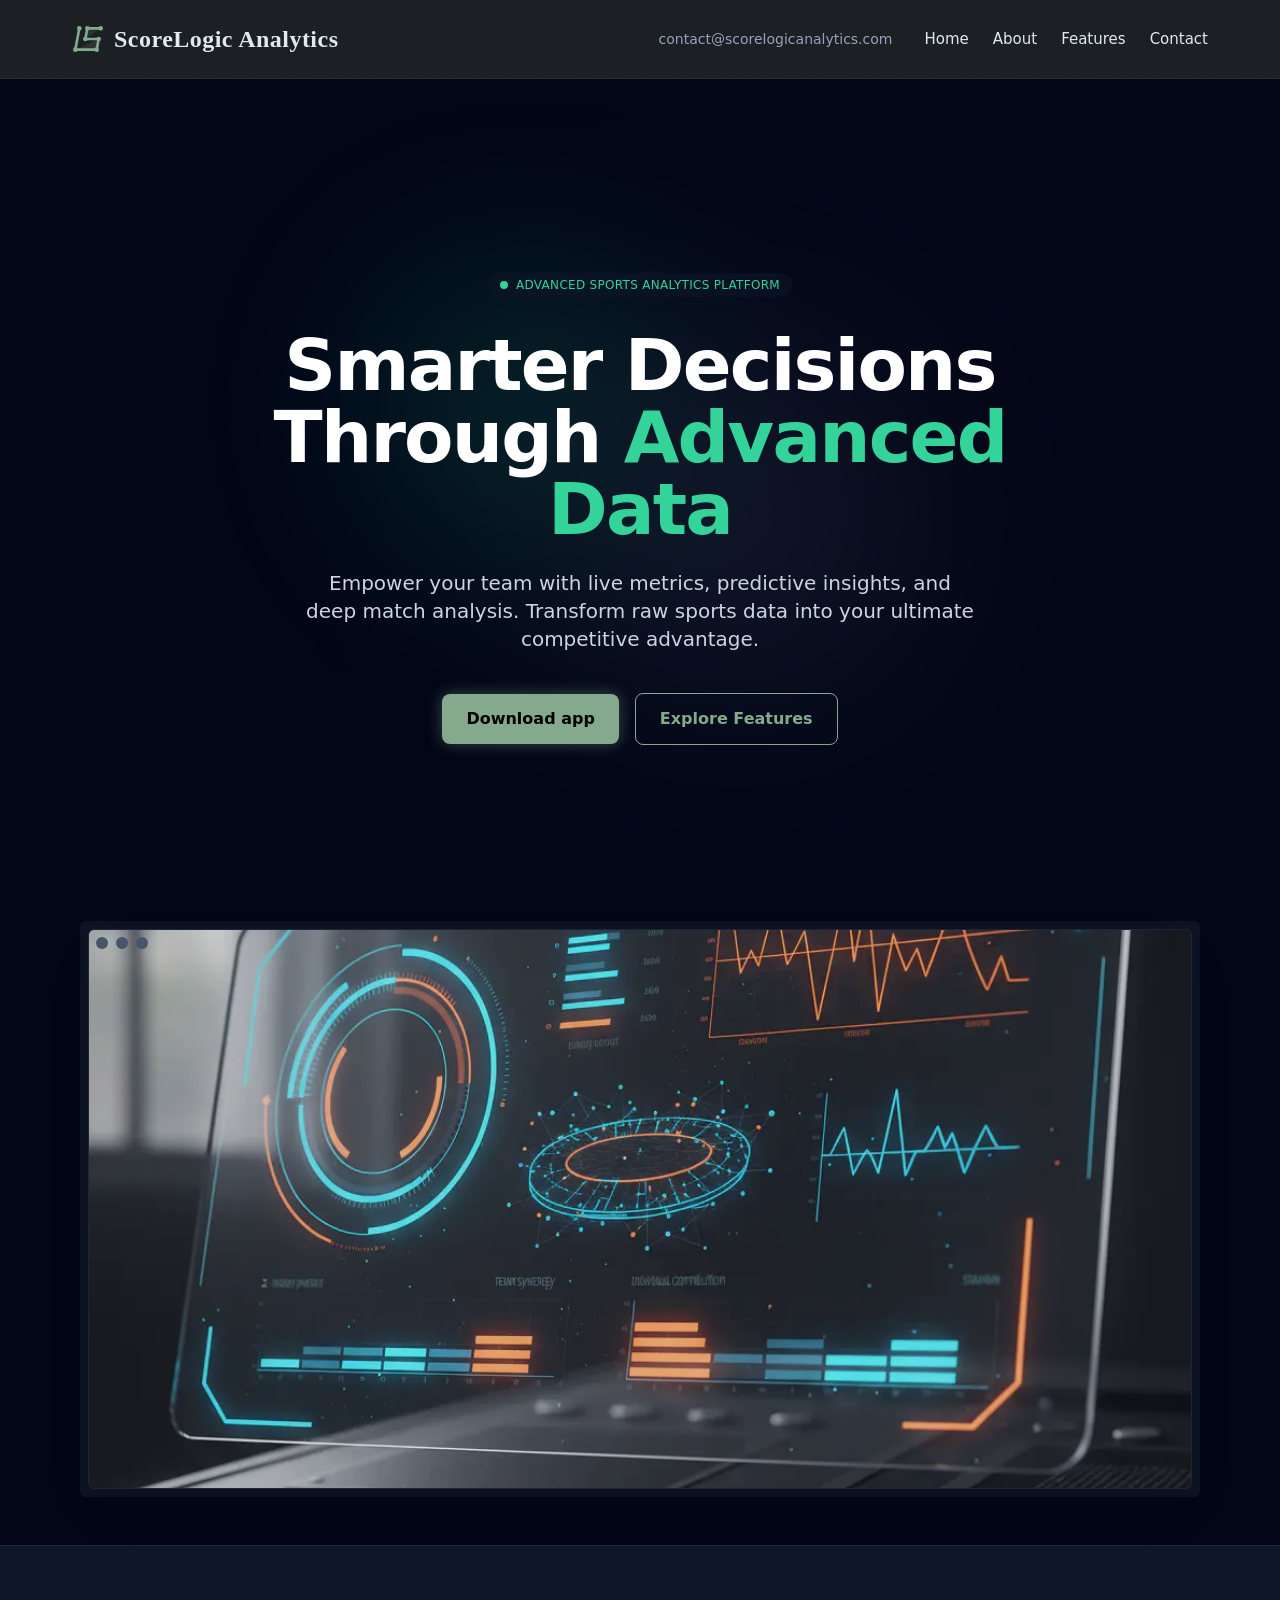
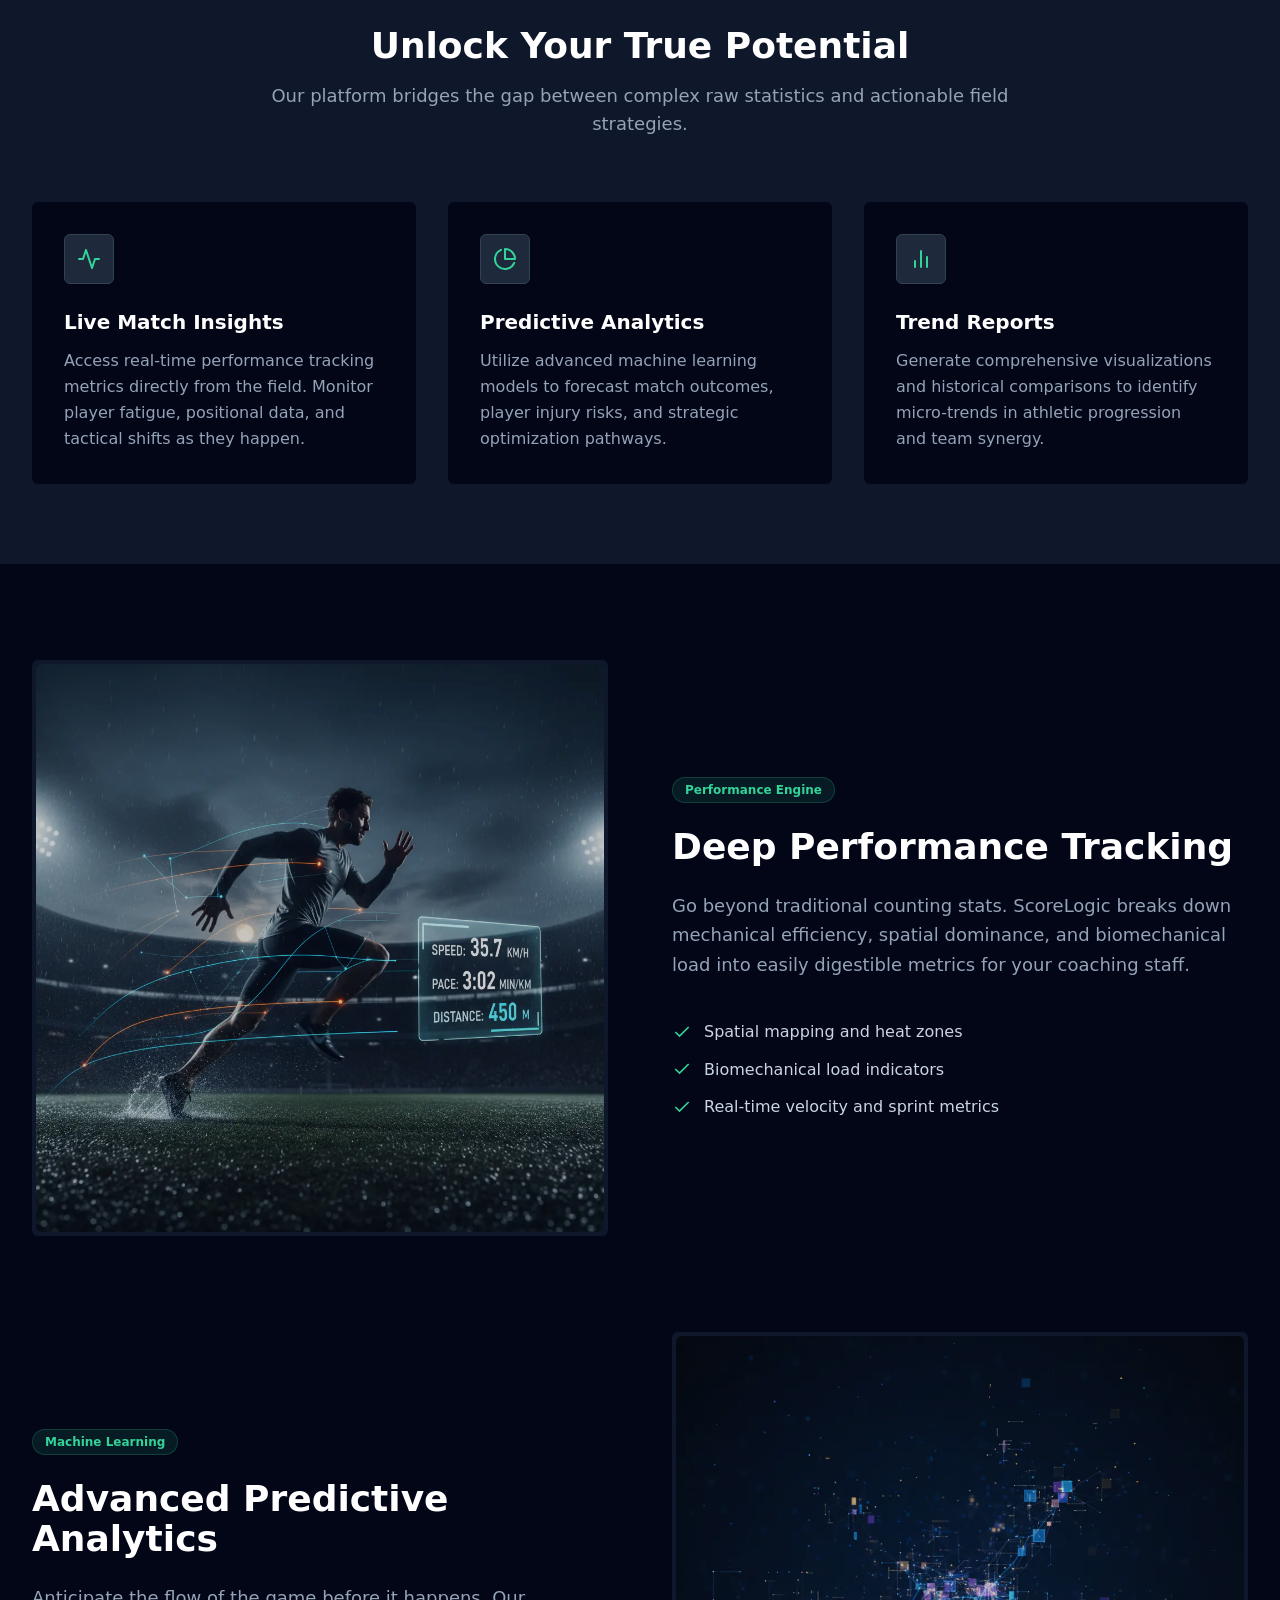
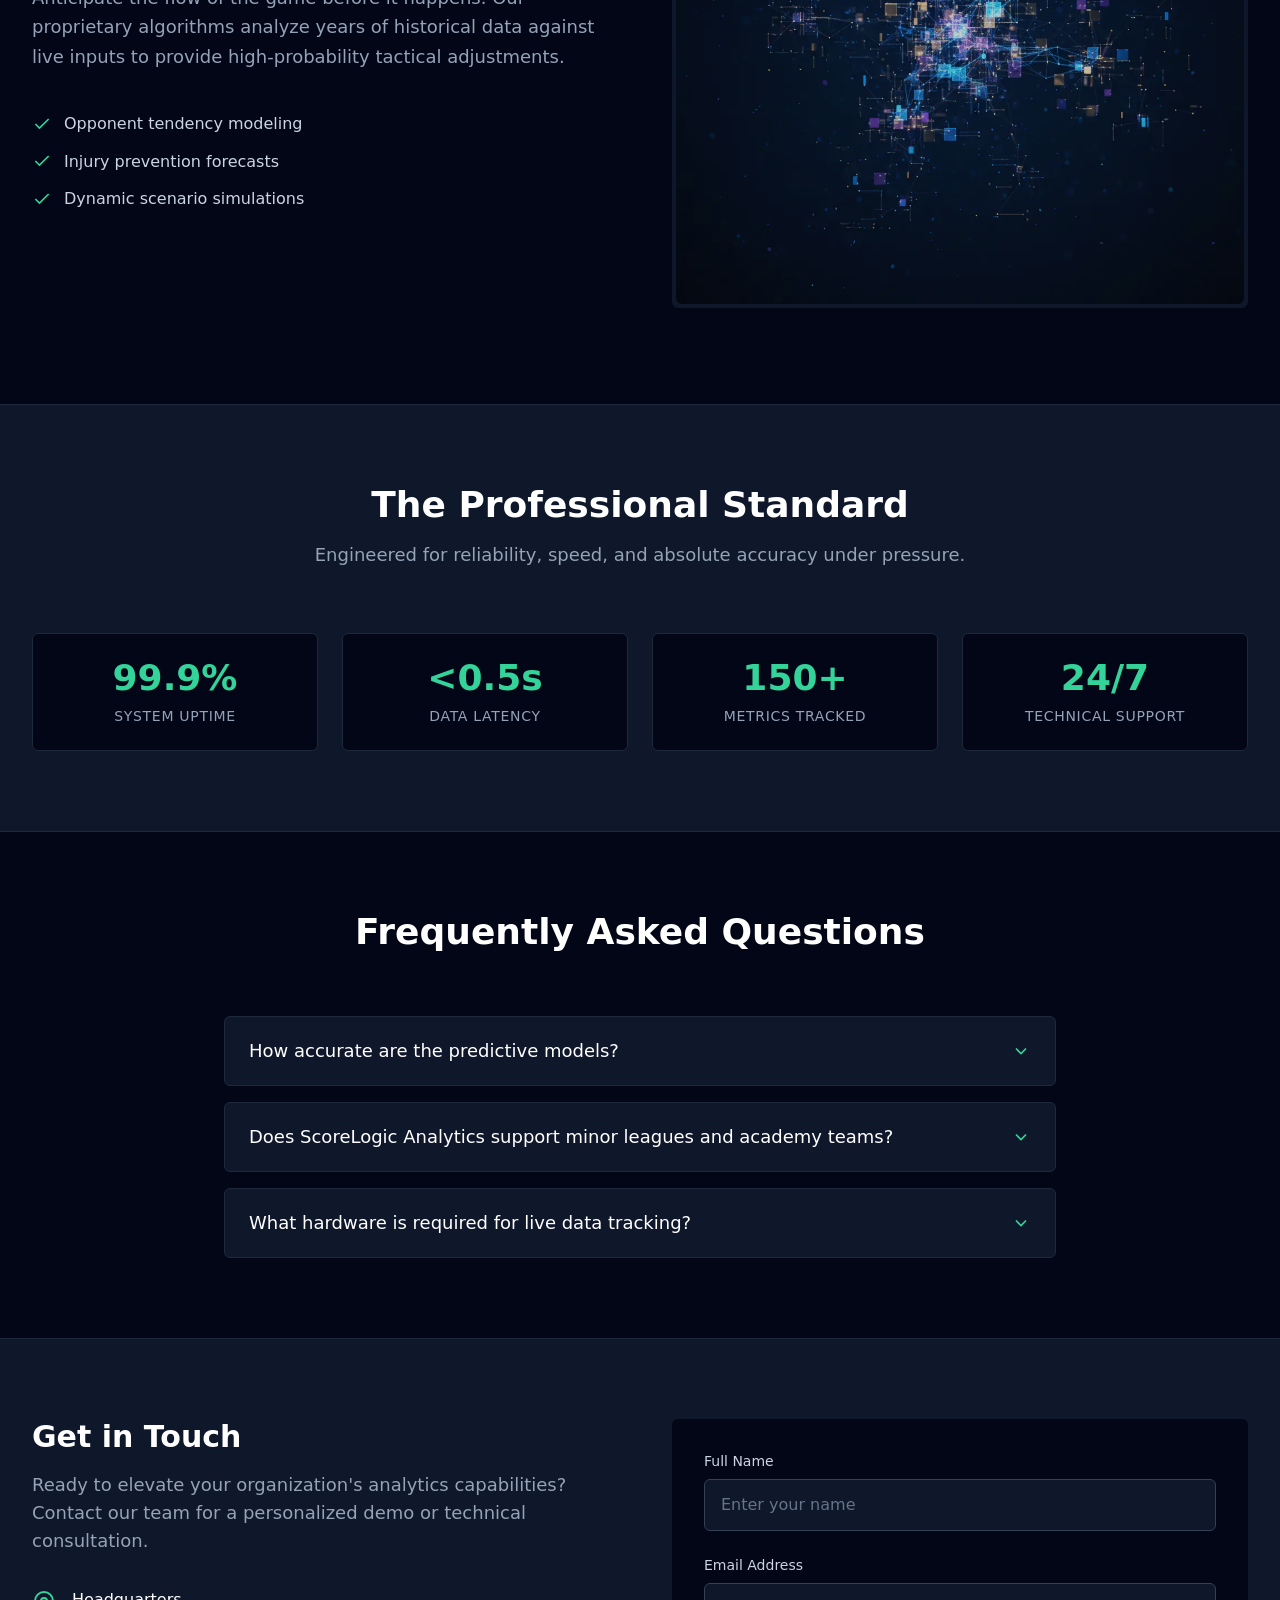
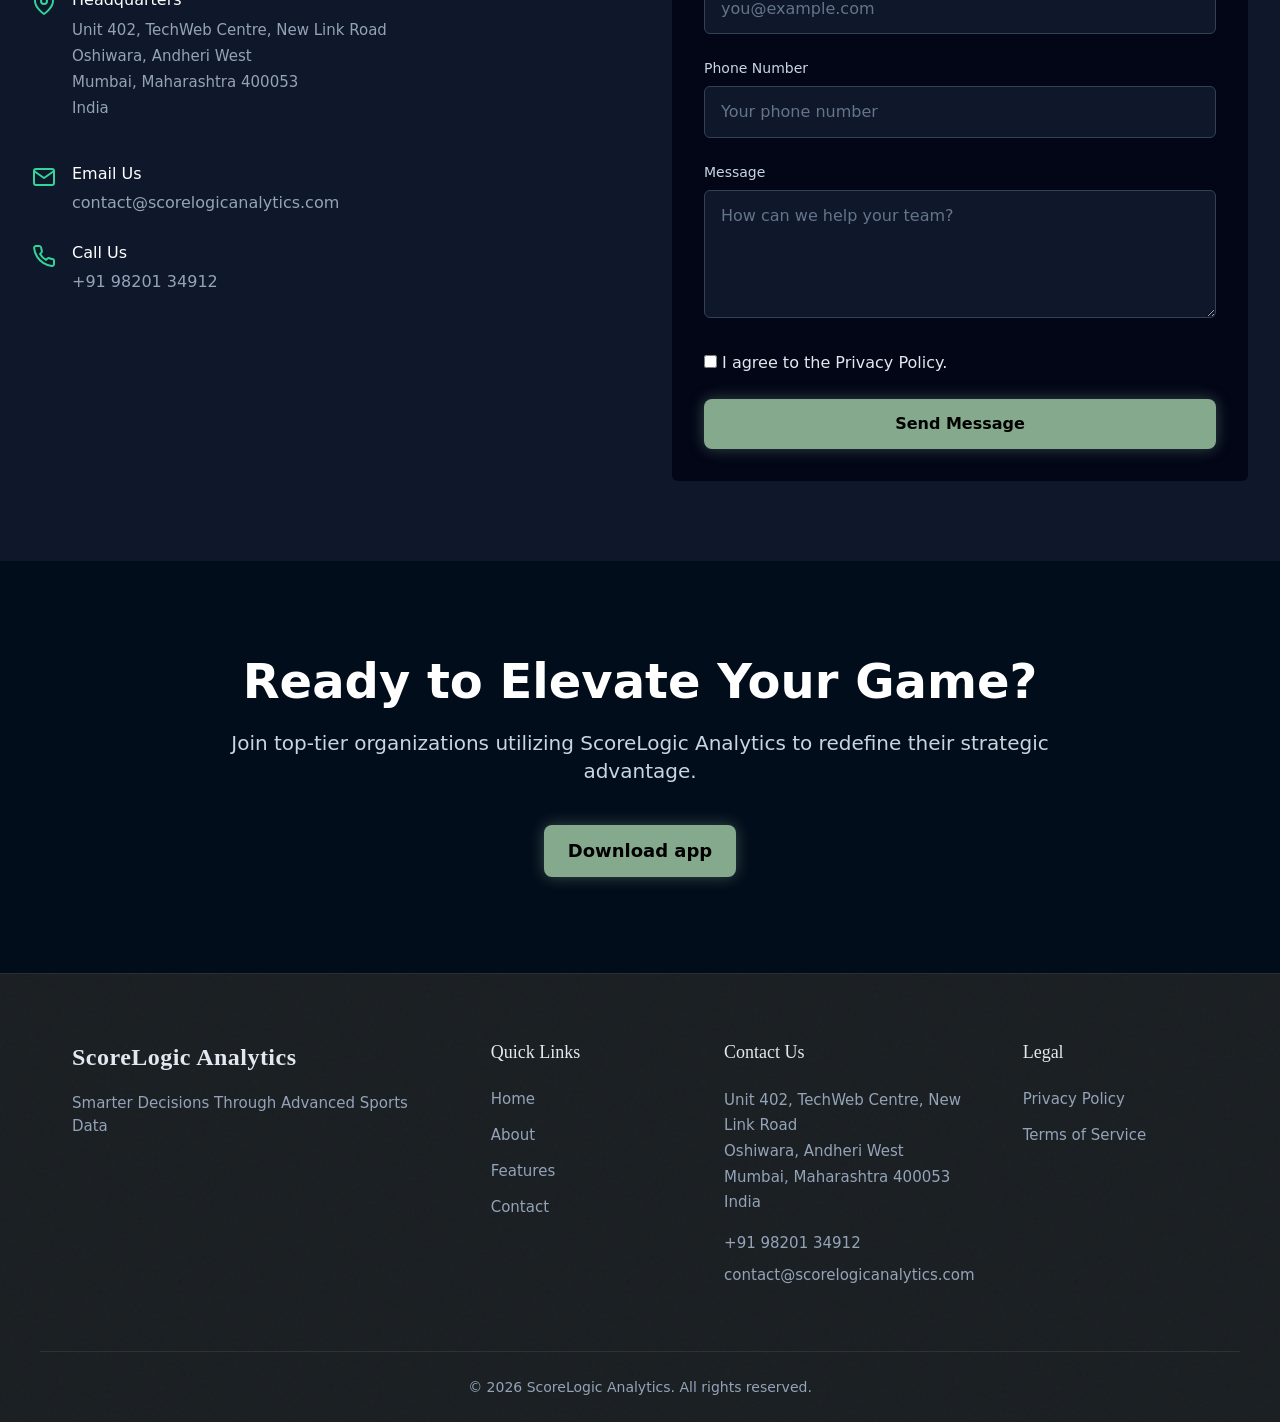
<file: index.html>
<!doctype html>
<html data-page="index.html" lang="en" class="scroll-smooth">
	<head>
		<meta charset="UTF-8" />
		<meta name="viewport" content="width=device-width, initial-scale=1.0" />
		<title>
			ScoreLogic Analytics | Smarter Decisions Through Advanced Sports Data
		</title>
		<meta
			name="description"
			content="Main landing page showcasing sports analytics insights, dashboard previews, and key features."
		/>

		<!-- Open Graph Meta Tags -->
		<meta
			property="og:title"
			content="ScoreLogic Analytics | Advanced Sports Data"
		/>
		<meta
			property="og:description"
			content="Empower your team with smarter decisions, live metrics, predictive insights, and deep match analysis."
		/>
		<meta property="og:image" content="assets/img/hero_banner.webp" />
		<meta property="og:type" content="website" />

		<!-- Favicon -->
		<link
			rel="icon"
			href="data:image/svg+xml,<svg xmlns=%22http://www.w3.org/2000/svg%22 viewBox=%220 0 100 100%22><text y=%22.9em%22 font-size=%2290%22>📈</text></svg>"
		/>

		<!-- Styles -->
		<script defer src="assets/js/site.js"></script>
		<link rel="stylesheet" href="assets/css/tailwind.css" />
		<link rel="stylesheet" href="assets/css/chrome.css" />
		<link rel="icon" href="assets/brand/favicon.svg" type="image/svg+xml" />
	</head>
	<body class="bg-noise antialiased">
		<header class="site-header bordered-bottom noise-bg">
			<div class="header-container">
				<a href="index.html" class="brand">
					<svg xmlns="http://www.w3.org/2000/svg" viewBox="0 0 24 24">
						<polygon
							points="11.5,4 21.5,4 10,12"
							fill="currentColor"
							opacity="0.15"
						/>
						<polygon
							points="2.5,20 18.5,20 20,12"
							fill="currentColor"
							opacity="0.15"
						/>
						<polyline
							points="5.5,4 2.5,20 18.5,20 20,12 10,12 11.5,4 21.5,4"
							fill="none"
							stroke="currentColor"
							stroke-width="2"
							stroke-linejoin="round"
							stroke-linecap="round"
						/>
						<g fill="currentColor">
							<circle cx="5.5" cy="4" r="1.75" />
							<circle cx="2.5" cy="20" r="1.75" />
							<circle cx="18.5" cy="20" r="1.75" />
							<circle cx="20" cy="12" r="1.75" />
							<circle cx="10" cy="12" r="1.75" />
							<circle cx="11.5" cy="4" r="1.75" />
							<circle cx="21.5" cy="4" r="1.75" />
						</g>
					</svg>
					<span class="brand-name">ScoreLogic Analytics</span>
				</a>
				<div class="header-right">
					<a href="mailto:contact@scorelogicanalytics.com" class="header-email"
						>contact@scorelogicanalytics.com</a
					>
					<nav class="desktop-nav">
						<a href="index.html">Home</a>
						<a href="about.html">About</a>
						<a href="features.html">Features</a>
						<a href="contact.html">Contact</a>
					</nav>
					<button
						id="mobile-menu-toggle"
						class="menu-toggle"
						aria-label="Open menu"
					>
						<svg
							viewBox="0 0 24 24"
							stroke="currentColor"
							fill="none"
							stroke-width="2"
							stroke-linecap="round"
							stroke-linejoin="round"
						>
							<path d="M4 6h16M4 12h16M4 18h16"></path>
						</svg>
					</button>
				</div>
			</div>
			<div id="mobile-menu" class="mobile-menu-right">
				<div class="mobile-menu-header">
					<span class="brand-name">Menu</span>
					<button
						id="mobile-menu-close"
						class="menu-toggle"
						aria-label="Close menu"
					>
						<svg
							viewBox="0 0 24 24"
							stroke="currentColor"
							fill="none"
							stroke-width="2"
							stroke-linecap="round"
							stroke-linejoin="round"
						>
							<path d="M18 6L6 18M6 6l12 12"></path>
						</svg>
					</button>
				</div>
				<nav class="mobile-nav">
					<a href="index.html">Home</a>
					<a href="about.html">About</a>
					<a href="features.html">Features</a>
					<a href="contact.html">Contact</a>
				</nav>
				<div class="mobile-contact">
					<a href="mailto:contact@scorelogicanalytics.com"
						>contact@scorelogicanalytics.com</a
					>
				</div>
			</div>
			<div id="mobile-overlay" class="mobile-overlay"></div>
		</header>

		<main class="content-relative">
			<!-- HERO SECTION -->
			<section
				id="hero"
				class="relative pt-32 pb-24 md:pt-48 md:pb-32 px-6 lg:px-8 overflow-hidden bg-slate-950 flex flex-col items-center text-center"
			>
				<!-- Abstract Glowing Nodes background elements -->
				<div
					class="absolute top-0 left-1/2 -translate-x-1/2 w-full h-full max-w-5xl pointer-events-none opacity-20"
				>
					<div
						class="absolute top-1/4 left-1/4 w-64 h-64 bg-emerald-500 rounded-full mix-blend-screen filter blur-[100px]"
					></div>
					<div
						class="absolute bottom-1/4 right-1/4 w-80 h-80 bg-slate-500 rounded-full mix-blend-screen filter blur-[120px]"
					></div>
				</div>

				<div class="relative z-1 max-w-4xl mx-auto">
					<div
						class="inline-flex items-center gap-2 px-3 py-1 rounded-full glow-border mb-8 bg-slate-900/50"
					>
						<span
							class="flex w-2 h-2 rounded-full bg-emerald-400 animate-pulse"
						></span>
						<span
							class="text-xs font-medium tracking-wide text-emerald-400 uppercase"
							>Advanced Sports Analytics Platform</span
						>
					</div>
					<h1
						class="text-4xl md:text-6xl lg:text-7xl font-serif-accent font-bold tracking-tight text-white mb-6 leading-tight"
					>
						Smarter Decisions Through
						<span class="text-emerald-400 text-glow">Advanced Data</span>
					</h1>
					<p
						class="mt-4 text-lg md:text-xl text-slate-300 max-w-2xl mx-auto font-light leading-relaxed mb-10"
					>
						Empower your team with live metrics, predictive insights, and deep
						match analysis. Transform raw sports data into your ultimate
						competitive advantage.
					</p>
					<div
						class="flex flex-col sm:flex-row items-center justify-center gap-4"
					>
						<a
							href="contact.html#direct-message"
							class="btn-primary px-8 py-3.5 rounded-md w-full sm:w-auto text-center"
						>
							Download app
						</a>
						<a
							href="#core-features"
							class="btn-secondary px-8 py-3.5 rounded-md w-full sm:w-auto text-center"
						>
							Explore Features
						</a>
					</div>
				</div>
			</section>

			<!-- DASHBOARD PREVIEW SECTION -->
			<section id="dashboard-preview" class="py-12 bg-slate-950">
				<div class="max-w-6xl mx-auto px-6 lg:px-8">
					<div
						class="relative rounded-md p-2 bg-slate-800/40 glow-border backdrop-blur-sm dashboard-preview-shell"
					>
						<div class="absolute top-4 left-4 flex gap-2 z-20">
							<div class="w-3 h-3 rounded-full bg-slate-600"></div>
							<div class="w-3 h-3 rounded-full bg-slate-600"></div>
							<div class="w-3 h-3 rounded-full bg-slate-600"></div>
						</div>
						<img
							src="assets/img/dashboard_preview.webp"
							alt="ScoreLogic Analytics Dashboard Interface Preview"
							class="w-full h-auto object-cover rounded-md opacity-90 border border-slate-700/50 shadow-2xl dashboard-preview-image"
							loading="lazy"
						/>
					</div>
				</div>
			</section>

			<!-- KEY BENEFITS -->
			<section
				id="benefits"
				class="py-20 bg-slate-900 border-t border-slate-800"
			>
				<div class="max-w-7xl mx-auto px-6 lg:px-8">
					<div class="text-center max-w-3xl mx-auto mb-16">
						<h2
							class="text-3xl md:text-4xl font-serif-accent font-bold text-white mb-4"
						>
							Unlock Your True Potential
						</h2>
						<p class="text-slate-400 text-lg">
							Our platform bridges the gap between complex raw statistics and
							actionable field strategies.
						</p>
					</div>

					<div class="grid grid-cols-1 md:grid-cols-3 gap-8">
						<!-- Card 1 -->
						<div
							class="bg-slate-950 p-8 rounded-md glow-border flex flex-col items-start"
						>
							<div
								class="p-3 bg-slate-800 rounded-md text-emerald-400 mb-6 border border-slate-700"
							>
								<svg
									class="w-6 h-6"
									viewBox="0 0 24 24"
									fill="none"
									stroke="currentColor"
									stroke-width="2"
									stroke-linecap="round"
									stroke-linejoin="round"
								>
									<polyline points="22 12 18 12 15 21 9 3 6 12 2 12"></polyline>
								</svg>
							</div>
							<h3 class="text-xl font-bold text-white mb-3">
								Live Match Insights
							</h3>
							<p class="text-slate-400 leading-relaxed">
								Access real-time performance tracking metrics directly from the
								field. Monitor player fatigue, positional data, and tactical
								shifts as they happen.
							</p>
						</div>

						<!-- Card 2 -->
						<div
							class="bg-slate-950 p-8 rounded-md glow-border flex flex-col items-start"
						>
							<div
								class="p-3 bg-slate-800 rounded-md text-emerald-400 mb-6 border border-slate-700"
							>
								<svg
									class="w-6 h-6"
									viewBox="0 0 24 24"
									fill="none"
									stroke="currentColor"
									stroke-width="2"
									stroke-linecap="round"
									stroke-linejoin="round"
								>
									<path d="M21.21 15.89A10 10 0 1 1 8 2.83"></path>
									<path d="M22 12A10 10 0 0 0 12 2v10z"></path>
								</svg>
							</div>
							<h3 class="text-xl font-bold text-white mb-3">
								Predictive Analytics
							</h3>
							<p class="text-slate-400 leading-relaxed">
								Utilize advanced machine learning models to forecast match
								outcomes, player injury risks, and strategic optimization
								pathways.
							</p>
						</div>

						<!-- Card 3 -->
						<div
							class="bg-slate-950 p-8 rounded-md glow-border flex flex-col items-start"
						>
							<div
								class="p-3 bg-slate-800 rounded-md text-emerald-400 mb-6 border border-slate-700"
							>
								<svg
									class="w-6 h-6"
									viewBox="0 0 24 24"
									fill="none"
									stroke="currentColor"
									stroke-width="2"
									stroke-linecap="round"
									stroke-linejoin="round"
								>
									<line x1="18" y1="20" x2="18" y2="10"></line>
									<line x1="12" y1="20" x2="12" y2="4"></line>
									<line x1="6" y1="20" x2="6" y2="14"></line>
								</svg>
							</div>
							<h3 class="text-xl font-bold text-white mb-3">Trend Reports</h3>
							<p class="text-slate-400 leading-relaxed">
								Generate comprehensive visualizations and historical comparisons
								to identify micro-trends in athletic progression and team
								synergy.
							</p>
						</div>
					</div>
				</div>
			</section>

			<!-- CORE STATS/FEATURES (ZIGZAG) -->
			<section id="core-features" class="py-24 bg-slate-950">
				<div class="max-w-7xl mx-auto px-6 lg:px-8 space-y-24">
					<!-- Feature 1 -->
					<div class="flex flex-col lg:flex-row items-center gap-12 lg:gap-16">
						<div class="w-full lg:w-1/2">
							<div class="relative p-1 glow-border rounded-md bg-slate-900">
								<img
									src="assets/img/feature_live.webp"
									alt="Live Performance Tracking"
									class="w-full h-auto rounded-md object-cover opacity-80"
									loading="lazy"
								/>
							</div>
						</div>
						<div class="w-full lg:w-1/2 space-y-6">
							<div
								class="inline-block px-3 py-1 text-xs font-semibold text-emerald-400 bg-emerald-400/10 rounded-full border border-emerald-400/20"
							>
								Performance Engine
							</div>
							<h2
								class="text-3xl md:text-4xl font-serif-accent font-bold text-white"
							>
								Deep Performance Tracking
							</h2>
							<p class="text-slate-400 text-lg leading-relaxed">
								Go beyond traditional counting stats. ScoreLogic breaks down
								mechanical efficiency, spatial dominance, and biomechanical load
								into easily digestible metrics for your coaching staff.
							</p>
							<ul class="space-y-3 pt-4">
								<li class="flex items-center text-slate-300">
									<svg
										class="w-5 h-5 text-emerald-400 mr-3"
										viewBox="0 0 24 24"
										fill="none"
										stroke="currentColor"
										stroke-width="2"
									>
										<polyline points="20 6 9 17 4 12"></polyline>
									</svg>
									Spatial mapping and heat zones
								</li>
								<li class="flex items-center text-slate-300">
									<svg
										class="w-5 h-5 text-emerald-400 mr-3"
										viewBox="0 0 24 24"
										fill="none"
										stroke="currentColor"
										stroke-width="2"
									>
										<polyline points="20 6 9 17 4 12"></polyline>
									</svg>
									Biomechanical load indicators
								</li>
								<li class="flex items-center text-slate-300">
									<svg
										class="w-5 h-5 text-emerald-400 mr-3"
										viewBox="0 0 24 24"
										fill="none"
										stroke="currentColor"
										stroke-width="2"
									>
										<polyline points="20 6 9 17 4 12"></polyline>
									</svg>
									Real-time velocity and sprint metrics
								</li>
							</ul>
						</div>
					</div>

					<!-- Feature 2 -->
					<div
						class="flex flex-col lg:flex-row-reverse items-center gap-12 lg:gap-16"
					>
						<div class="w-full lg:w-1/2">
							<div class="relative p-1 glow-border rounded-md bg-slate-900">
								<img
									src="assets/img/feature_predictive.webp"
									alt="Predictive Data Models"
									class="w-full h-auto rounded-md object-cover opacity-80"
									loading="lazy"
								/>
							</div>
						</div>
						<div class="w-full lg:w-1/2 space-y-6">
							<div
								class="inline-block px-3 py-1 text-xs font-semibold text-emerald-400 bg-emerald-400/10 rounded-full border border-emerald-400/20"
							>
								Machine Learning
							</div>
							<h2
								class="text-3xl md:text-4xl font-serif-accent font-bold text-white"
							>
								Advanced Predictive Analytics
							</h2>
							<p class="text-slate-400 text-lg leading-relaxed">
								Anticipate the flow of the game before it happens. Our
								proprietary algorithms analyze years of historical data against
								live inputs to provide high-probability tactical adjustments.
							</p>
							<ul class="space-y-3 pt-4">
								<li class="flex items-center text-slate-300">
									<svg
										class="w-5 h-5 text-emerald-400 mr-3"
										viewBox="0 0 24 24"
										fill="none"
										stroke="currentColor"
										stroke-width="2"
									>
										<polyline points="20 6 9 17 4 12"></polyline>
									</svg>
									Opponent tendency modeling
								</li>
								<li class="flex items-center text-slate-300">
									<svg
										class="w-5 h-5 text-emerald-400 mr-3"
										viewBox="0 0 24 24"
										fill="none"
										stroke="currentColor"
										stroke-width="2"
									>
										<polyline points="20 6 9 17 4 12"></polyline>
									</svg>
									Injury prevention forecasts
								</li>
								<li class="flex items-center text-slate-300">
									<svg
										class="w-5 h-5 text-emerald-400 mr-3"
										viewBox="0 0 24 24"
										fill="none"
										stroke="currentColor"
										stroke-width="2"
									>
										<polyline points="20 6 9 17 4 12"></polyline>
									</svg>
									Dynamic scenario simulations
								</li>
							</ul>
						</div>
					</div>
				</div>
			</section>

			<!-- WHY CHOOSE US -->
			<section
				id="why-choose-us"
				class="py-20 bg-slate-900 border-y border-slate-800"
			>
				<div class="max-w-7xl mx-auto px-6 lg:px-8">
					<div class="text-center max-w-2xl mx-auto mb-16">
						<h2
							class="text-3xl md:text-4xl font-serif-accent font-bold text-white mb-4"
						>
							The Professional Standard
						</h2>
						<p class="text-slate-400 text-lg">
							Engineered for reliability, speed, and absolute accuracy under
							pressure.
						</p>
					</div>

					<div class="grid grid-cols-2 md:grid-cols-4 gap-6">
						<!-- Stat 1 -->
						<div
							class="bg-slate-950 p-6 rounded-md border border-slate-800 text-center"
						>
							<div
								class="text-4xl font-bold text-emerald-400 mb-2 font-serif-accent"
							>
								99.9%
							</div>
							<div
								class="text-sm text-slate-400 uppercase tracking-wider font-medium"
							>
								System Uptime
							</div>
						</div>
						<!-- Stat 2 -->
						<div
							class="bg-slate-950 p-6 rounded-md border border-slate-800 text-center"
						>
							<div
								class="text-4xl font-bold text-emerald-400 mb-2 font-serif-accent"
							>
								<0.5s
							</div>
							<div
								class="text-sm text-slate-400 uppercase tracking-wider font-medium"
							>
								Data Latency
							</div>
						</div>
						<!-- Stat 3 -->
						<div
							class="bg-slate-950 p-6 rounded-md border border-slate-800 text-center"
						>
							<div
								class="text-4xl font-bold text-emerald-400 mb-2 font-serif-accent"
							>
								150+
							</div>
							<div
								class="text-sm text-slate-400 uppercase tracking-wider font-medium"
							>
								Metrics Tracked
							</div>
						</div>
						<!-- Stat 4 -->
						<div
							class="bg-slate-950 p-6 rounded-md border border-slate-800 text-center"
						>
							<div
								class="text-4xl font-bold text-emerald-400 mb-2 font-serif-accent"
							>
								24/7
							</div>
							<div
								class="text-sm text-slate-400 uppercase tracking-wider font-medium"
							>
								Technical Support
							</div>
						</div>
					</div>
				</div>
			</section>

			<!-- FAQ SECTION -->
			<section id="faq" class="py-20 bg-slate-950">
				<div class="max-w-4xl mx-auto px-6 lg:px-8">
					<div class="text-center mb-16">
						<h2
							class="text-3xl md:text-4xl font-serif-accent font-bold text-white mb-4"
						>
							Frequently Asked Questions
						</h2>
					</div>

					<div class="space-y-4">
						<!-- Q1 -->
						<details
							class="group bg-slate-900 border border-slate-800 rounded-md overflow-hidden"
						>
							<summary
								class="flex cursor-pointer items-center justify-between px-6 py-5 text-lg font-medium text-white hover:bg-slate-800/50 transition-colors"
							>
								How accurate are the predictive models?
								<span
									class="ml-4 flex-shrink-0 text-emerald-400 group-open:-rotate-180 transition-transform"
								>
									<svg
										class="w-5 h-5"
										viewBox="0 0 24 24"
										fill="none"
										stroke="currentColor"
										stroke-width="2"
									>
										<polyline points="6 9 12 15 18 9"></polyline>
									</svg>
								</span>
							</summary>
							<div class="px-6 pb-5 text-slate-400">
								Our machine learning models undergo continuous training on
								massive historical datasets, maintaining a confidence threshold
								of over 94% across core tactical and physical load predictions.
							</div>
						</details>

						<!-- Q2 -->
						<details
							class="group bg-slate-900 border border-slate-800 rounded-md overflow-hidden"
						>
							<summary
								class="flex cursor-pointer items-center justify-between px-6 py-5 text-lg font-medium text-white hover:bg-slate-800/50 transition-colors"
							>
								Does ScoreLogic Analytics support minor leagues and academy
								teams?
								<span
									class="ml-4 flex-shrink-0 text-emerald-400 group-open:-rotate-180 transition-transform"
								>
									<svg
										class="w-5 h-5"
										viewBox="0 0 24 24"
										fill="none"
										stroke="currentColor"
										stroke-width="2"
									>
										<polyline points="6 9 12 15 18 9"></polyline>
									</svg>
								</span>
							</summary>
							<div class="px-6 pb-5 text-slate-400">
								Yes, our scalable architecture is designed to accommodate
								franchises of all sizes, from elite professional tiers down to
								developmental academies seeking precise metric tracking.
							</div>
						</details>

						<!-- Q3 -->
						<details
							class="group bg-slate-900 border border-slate-800 rounded-md overflow-hidden"
						>
							<summary
								class="flex cursor-pointer items-center justify-between px-6 py-5 text-lg font-medium text-white hover:bg-slate-800/50 transition-colors"
							>
								What hardware is required for live data tracking?
								<span
									class="ml-4 flex-shrink-0 text-emerald-400 group-open:-rotate-180 transition-transform"
								>
									<svg
										class="w-5 h-5"
										viewBox="0 0 24 24"
										fill="none"
										stroke="currentColor"
										stroke-width="2"
									>
										<polyline points="6 9 12 15 18 9"></polyline>
									</svg>
								</span>
							</summary>
							<div class="px-6 pb-5 text-slate-400">
								Our platform integrates with most standard wearable optical and
								GPS hardware used in the industry today via API. We do not
								require proprietary physical trackers.
							</div>
						</details>
					</div>
				</div>
			</section>

			<!-- CONTACT SECTION -->
			<section
				id="contact"
				class="py-20 bg-slate-900 border-t border-slate-800"
			>
				<div class="max-w-7xl mx-auto px-6 lg:px-8">
					<div class="grid grid-cols-1 lg:grid-cols-2 gap-16">
						<!-- Contact Info -->
						<div class="space-y-8">
							<div>
								<h2
									class="text-3xl font-serif-accent font-bold text-white mb-4"
								>
									Get in Touch
								</h2>
								<p class="text-slate-400 text-lg">
									Ready to elevate your organization's analytics capabilities?
									Contact our team for a personalized demo or technical
									consultation.
								</p>
							</div>

							<div class="space-y-6">
								<!-- Address -->
								<div class="flex items-start">
									<svg
										class="w-6 h-6 text-emerald-400 mt-1 mr-4"
										viewBox="0 0 24 24"
										fill="none"
										stroke="currentColor"
										stroke-width="2"
										stroke-linecap="round"
										stroke-linejoin="round"
									>
										<path
											d="M21 10c0 7-9 13-9 13s-9-6-9-13a9 9 0 0 1 18 0z"
										></path>
										<circle cx="12" cy="10" r="3"></circle>
									</svg>
									<div>
										<h4 class="text-white font-medium mb-1">Headquarters</h4>
										<address class="text-slate-400 not-italic leading-relaxed">
											<a
												href="https://www.google.com/maps/search/?api=1&query=Mumbai%2C%20Maharashtra%2C%20400053%2C%20India"
												target="_blank"
												rel="noopener noreferrer"
												class="hover:text-emerald-400 transition-colors"
											>
												Unit 402, TechWeb Centre, New Link Road<br />
												Oshiwara, Andheri West<br />
												Mumbai, Maharashtra 400053<br />
												India
											</a>
										</address>
									</div>
								</div>

								<!-- Email -->
								<div class="flex items-start">
									<svg
										class="w-6 h-6 text-emerald-400 mt-1 mr-4"
										viewBox="0 0 24 24"
										fill="none"
										stroke="currentColor"
										stroke-width="2"
										stroke-linecap="round"
										stroke-linejoin="round"
									>
										<path
											d="M4 4h16c1.1 0 2 .9 2 2v12c0 1.1-.9 2-2 2H4c-1.1 0-2-.9-2-2V6c0-1.1.9-2 2-2z"
										></path>
										<polyline points="22,6 12,13 2,6"></polyline>
									</svg>
									<div>
										<h4 class="text-white font-medium mb-1">Email Us</h4>
										<a
											href="mailto:contact@scorelogicanalytics.com"
											class="text-slate-400 hover:text-emerald-400 transition-colors"
										>
											contact@scorelogicanalytics.com
										</a>
									</div>
								</div>

								<!-- Phone -->
								<div class="flex items-start">
									<svg
										class="w-6 h-6 text-emerald-400 mt-1 mr-4"
										viewBox="0 0 24 24"
										fill="none"
										stroke="currentColor"
										stroke-width="2"
										stroke-linecap="round"
										stroke-linejoin="round"
									>
										<path
											d="M22 16.92v3a2 2 0 0 1-2.18 2 19.79 19.79 0 0 1-8.63-3.07 19.5 19.5 0 0 1-6-6 19.79 19.79 0 0 1-3.07-8.67A2 2 0 0 1 4.11 2h3a2 2 0 0 1 2 1.72 12.84 12.84 0 0 0 .7 2.81 2 2 0 0 1-.45 2.11L8.09 9.91a16 16 0 0 0 6 6l1.27-1.27a2 2 0 0 1 2.11-.45 12.84 12.84 0 0 0 2.81.7A2 2 0 0 1 22 16.92z"
										></path>
									</svg>
									<div>
										<h4 class="text-white font-medium mb-1">Call Us</h4>
										<a
											href="tel:+919820134912"
											class="text-slate-400 hover:text-emerald-400 transition-colors"
										>
											+91 98201 34912
										</a>
									</div>
								</div>
							</div>
						</div>

						<!-- Contact Form -->
						<div class="bg-slate-950 p-8 rounded-md glow-border">
							<form action="thanks.html" method="POST" class="space-y-6">
								<div>
									<label
										for="name"
										class="block text-sm font-medium text-slate-300 mb-2"
										>Full Name</label
									>
									<input
										type="text"
										id="name"
										name="name"
										required
										class="w-full bg-slate-900 border border-slate-700 rounded-md px-4 py-3 text-white focus:outline-none focus:border-emerald-500 focus:ring-1 focus:ring-emerald-500 transition-colors placeholder-slate-500"
										placeholder="Enter your name"
									/>
								</div>
								<div>
									<label
										for="email"
										class="block text-sm font-medium text-slate-300 mb-2"
										>Email Address</label
									>
									<input
										type="email"
										id="email"
										name="email"
										required
										class="w-full bg-slate-900 border border-slate-700 rounded-md px-4 py-3 text-white focus:outline-none focus:border-emerald-500 focus:ring-1 focus:ring-emerald-500 transition-colors placeholder-slate-500"
										placeholder="you@example.com"
									/>
								</div>
								<div>
									<label
										for="phone"
										class="block text-sm font-medium text-slate-300 mb-2"
										>Phone Number</label
									>
									<input
										type="tel"
										id="phone"
										name="phone"
										class="w-full bg-slate-900 border border-slate-700 rounded-md px-4 py-3 text-white focus:outline-none focus:border-emerald-500 focus:ring-1 focus:ring-emerald-500 transition-colors placeholder-slate-500"
										placeholder="Your phone number"
									/>
								</div>
								<div>
									<label
										for="message"
										class="block text-sm font-medium text-slate-300 mb-2"
										>Message</label
									>
									<textarea
										id="message"
										name="message"
										rows="4"
										required
										class="w-full bg-slate-900 border border-slate-700 rounded-md px-4 py-3 text-white focus:outline-none focus:border-emerald-500 focus:ring-1 focus:ring-emerald-500 transition-colors placeholder-slate-500"
										placeholder="How can we help your team?"
									></textarea>
								</div>

								<div class="form-privacy">
									<label class="privacy-label">
										<input type="checkbox" name="privacyAccepted" required />
										<span
											>I agree to the
											<a
												href="privacy-policy.html"
												target="_blank"
												rel="noopener"
												>Privacy Policy</a
											>.</span
										>
									</label>
								</div>
								<button
									type="submit"
									class="w-full btn-primary py-3.5 rounded-md"
								>
									Send Message
								</button>
							</form>
						</div>
					</div>
				</div>
			</section>

			<!-- FINAL CTA -->
			<section
				id="final-cta"
				class="py-24 bg-slate-950 relative overflow-hidden"
			>
				<div
					class="absolute inset-0 bg-emerald-900/10 pointer-events-none"
				></div>
				<div class="max-w-4xl mx-auto px-6 lg:px-8 text-center relative z-1">
					<h2
						class="text-4xl md:text-5xl font-serif-accent font-bold text-white mb-6"
					>
						Ready to Elevate Your Game?
					</h2>
					<p class="text-xl text-slate-300 mb-10">
						Join top-tier organizations utilizing ScoreLogic Analytics to
						redefine their strategic advantage.
					</p>
					<a
						href="contact.html#direct-message"
						class="inline-block btn-primary px-10 py-4 rounded-md text-lg"
					>
						Download app
					</a>
				</div>
			</section>
		</main>

		<footer class="site-footer bordered-top noise-bg">
			<div class="footer-container">
				<div class="footer-col brand-col">
					<div class="brand">
						<span class="brand-name">ScoreLogic Analytics</span>
					</div>
					<p class="tagline">Smarter Decisions Through Advanced Sports Data</p>
				</div>
				<div class="footer-col links-col">
					<h4>Quick Links</h4>
					<nav class="footer-nav">
						<a href="index.html">Home</a>
						<a href="about.html">About</a>
						<a href="features.html">Features</a>
						<a href="contact.html">Contact</a>
					</nav>
				</div>
				<div class="footer-col contact-col">
					<h4>Contact Us</h4>
					<address>
						<a
							href="https://www.google.com/maps/search/?api=1&query=Mumbai%2C%20Maharashtra%2C%20400053%2C%20India"
							target="_blank"
							rel="noopener"
						>
							Unit 402, TechWeb Centre, New Link Road<br />
							Oshiwara, Andheri West<br />
							Mumbai, Maharashtra 400053<br />
							India
						</a>
					</address>
					<div class="contact-links">
						<a href="tel:+919820134912">+91 98201 34912</a>
						<a href="mailto:contact@scorelogicanalytics.com"
							>contact@scorelogicanalytics.com</a
						>
					</div>
				</div>
				<div class="footer-col legal-col">
					<h4>Legal</h4>
					<nav class="footer-nav">
						<a href="privacy-policy.html">Privacy Policy</a>
						<a href="terms-conditions.html">Terms of Service</a>
					</nav>
				</div>
			</div>
			<div class="footer-bottom">
				<p>
					&copy; <span id="current-year"></span> ScoreLogic Analytics. All
					rights reserved.
				</p>
			</div>
		</footer>
		<script defer src="assets/js/chrome.js"></script>
	</body>
</html>
</file>
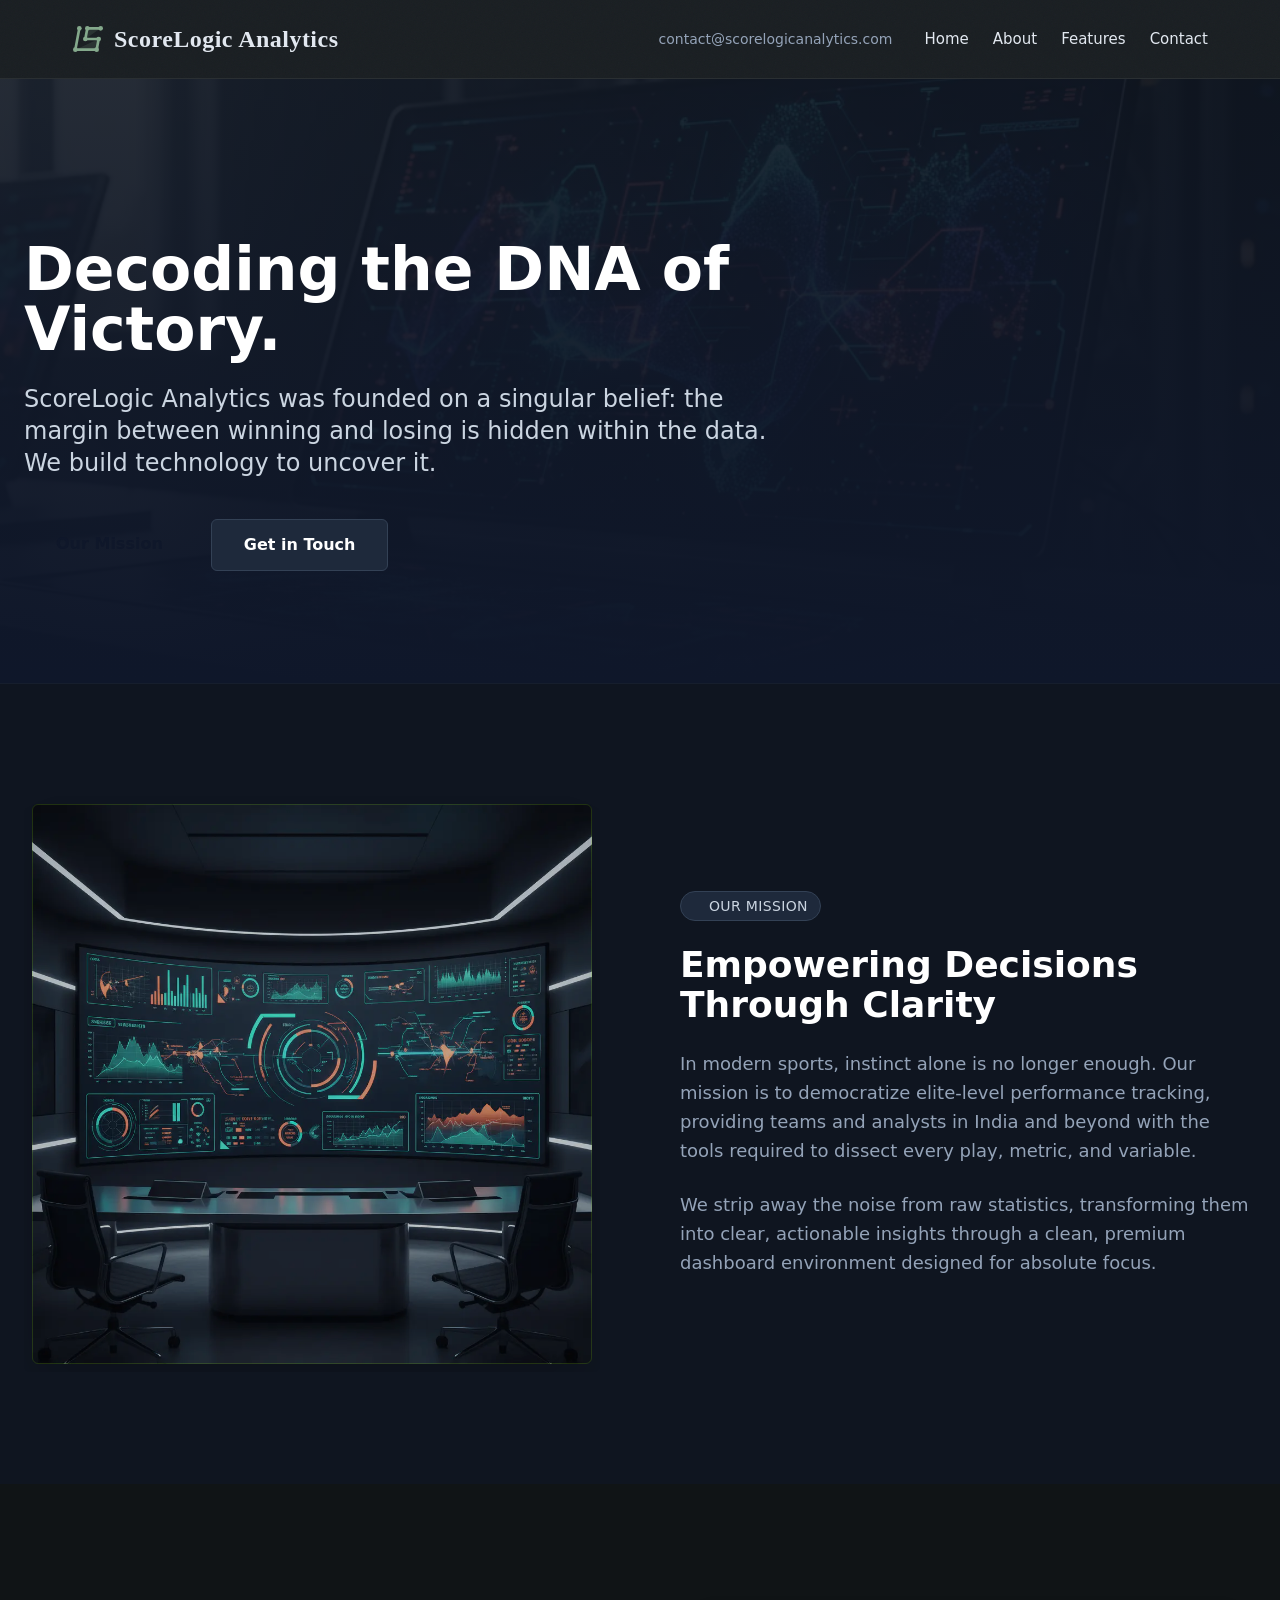
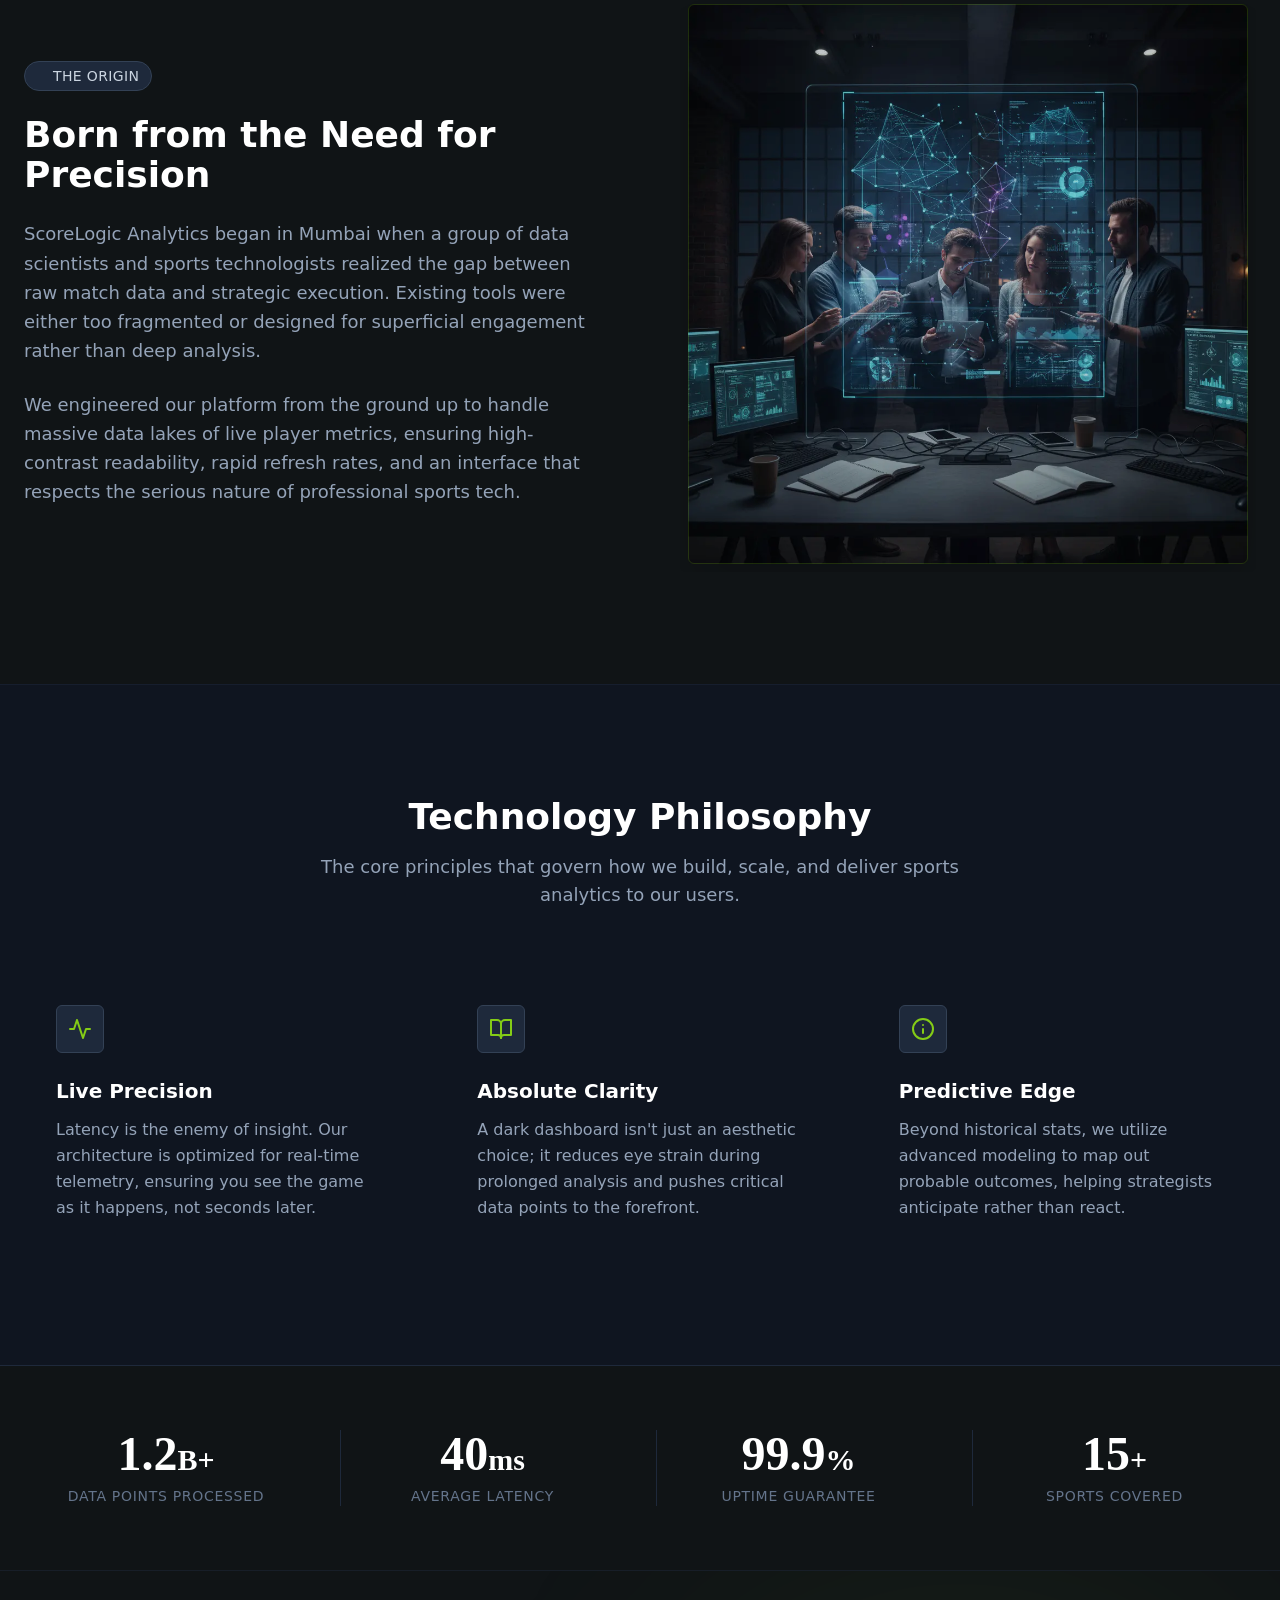
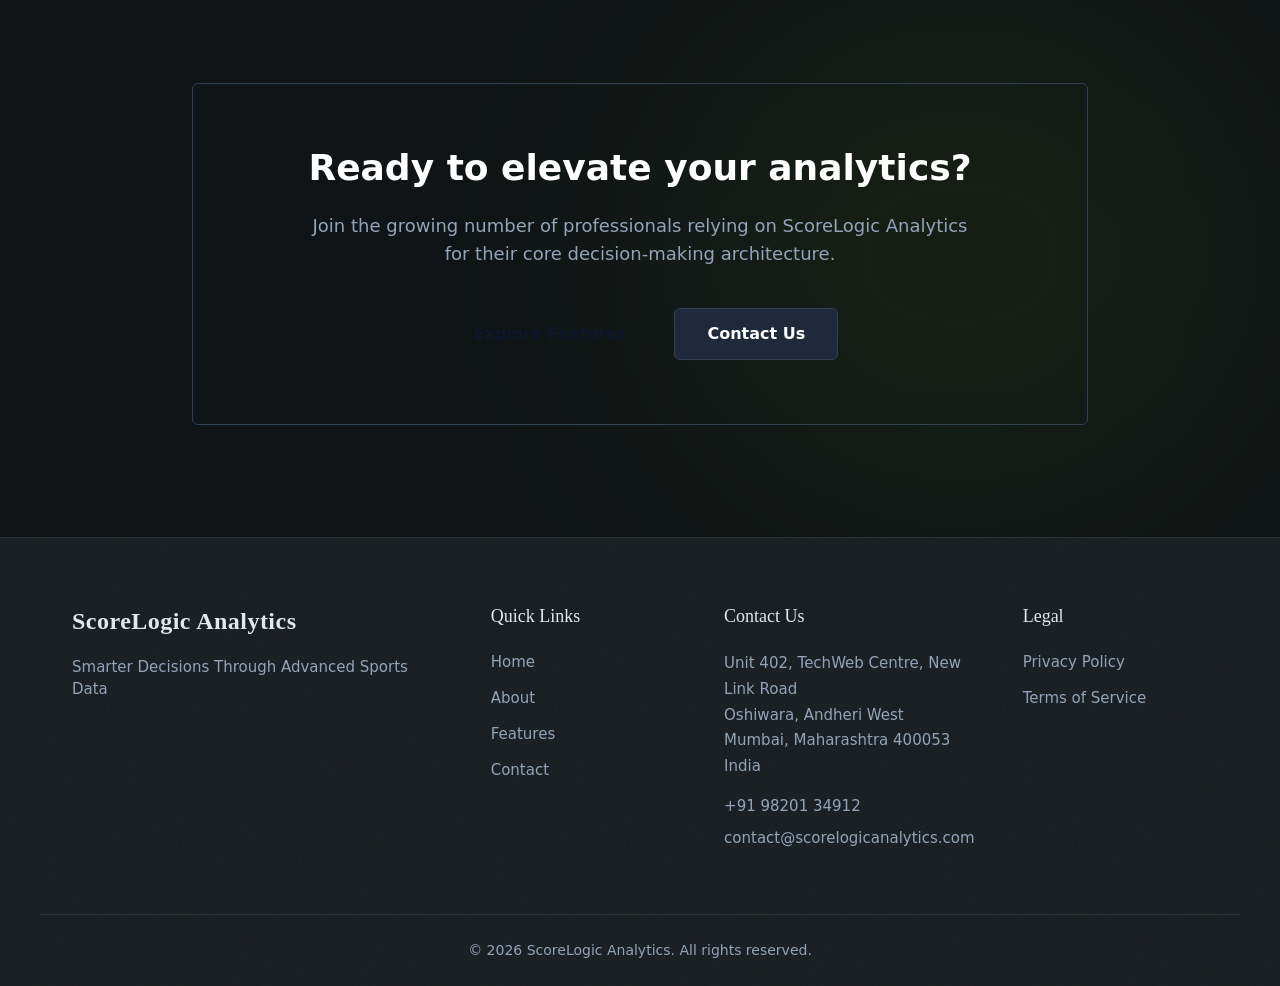
<file: about.html>
<!doctype html>
<html data-page="about.html" lang="en" class="scroll-smooth">
	<head>
		<meta charset="UTF-8" />
		<meta name="viewport" content="width=device-width, initial-scale=1.0" />
		<title>About Us | ScoreLogic Analytics</title>
		<meta
			name="description"
			content="Discover the mission and story behind ScoreLogic Analytics. Learn how our technology philosophy is transforming sports data and performance tracking in India."
		/>
		<meta property="og:title" content="About Us | ScoreLogic Analytics" />
		<meta
			property="og:description"
			content="Discover the mission and story behind ScoreLogic Analytics. Learn how our technology philosophy is transforming sports data and performance tracking in India."
		/>
		<meta property="og:image" content="assets/img/og_about.jpg" />
		<meta property="og:type" content="website" />
		<link rel="icon" href="assets/brand/favicon.svg" type="image/svg+xml" />
		<script defer src="assets/js/site.js"></script>

		<link rel="stylesheet" href="assets/css/tailwind.css" />
		<link rel="stylesheet" href="assets/css/chrome.css" />
		<link rel="icon" href="assets/brand/favicon.svg" type="image/svg+xml" />
	</head>
	<body
		class="antialiased selection:bg-lime-500 selection:text-slate-900 flex flex-col min-h-screen"
	>
		<header class="site-header bordered-bottom noise-bg">
			<div class="header-container">
				<a href="index.html" class="brand">
					<svg xmlns="http://www.w3.org/2000/svg" viewBox="0 0 24 24">
						<polygon
							points="11.5,4 21.5,4 10,12"
							fill="currentColor"
							opacity="0.15"
						/>
						<polygon
							points="2.5,20 18.5,20 20,12"
							fill="currentColor"
							opacity="0.15"
						/>
						<polyline
							points="5.5,4 2.5,20 18.5,20 20,12 10,12 11.5,4 21.5,4"
							fill="none"
							stroke="currentColor"
							stroke-width="2"
							stroke-linejoin="round"
							stroke-linecap="round"
						/>
						<g fill="currentColor">
							<circle cx="5.5" cy="4" r="1.75" />
							<circle cx="2.5" cy="20" r="1.75" />
							<circle cx="18.5" cy="20" r="1.75" />
							<circle cx="20" cy="12" r="1.75" />
							<circle cx="10" cy="12" r="1.75" />
							<circle cx="11.5" cy="4" r="1.75" />
							<circle cx="21.5" cy="4" r="1.75" />
						</g>
					</svg>
					<span class="brand-name">ScoreLogic Analytics</span>
				</a>
				<div class="header-right">
					<a href="mailto:contact@scorelogicanalytics.com" class="header-email"
						>contact@scorelogicanalytics.com</a
					>
					<nav class="desktop-nav">
						<a href="index.html">Home</a>
						<a href="about.html">About</a>
						<a href="features.html">Features</a>
						<a href="contact.html">Contact</a>
					</nav>
					<button
						id="mobile-menu-toggle"
						class="menu-toggle"
						aria-label="Open menu"
					>
						<svg
							viewBox="0 0 24 24"
							stroke="currentColor"
							fill="none"
							stroke-width="2"
							stroke-linecap="round"
							stroke-linejoin="round"
						>
							<path d="M4 6h16M4 12h16M4 18h16"></path>
						</svg>
					</button>
				</div>
			</div>
			<div id="mobile-menu" class="mobile-menu-right">
				<div class="mobile-menu-header">
					<span class="brand-name">Menu</span>
					<button
						id="mobile-menu-close"
						class="menu-toggle"
						aria-label="Close menu"
					>
						<svg
							viewBox="0 0 24 24"
							stroke="currentColor"
							fill="none"
							stroke-width="2"
							stroke-linecap="round"
							stroke-linejoin="round"
						>
							<path d="M18 6L6 18M6 6l12 12"></path>
						</svg>
					</button>
				</div>
				<nav class="mobile-nav">
					<a href="index.html">Home</a>
					<a href="about.html">About</a>
					<a href="features.html">Features</a>
					<a href="contact.html">Contact</a>
				</nav>
				<div class="mobile-contact">
					<a href="mailto:contact@scorelogicanalytics.com"
						>contact@scorelogicanalytics.com</a
					>
				</div>
			</div>
			<div id="mobile-overlay" class="mobile-overlay"></div>
		</header>

		<main class="flex-grow">
			<!-- Hero Section -->
			<section
				id="hero"
				class="relative pt-32 pb-20 md:pt-40 md:pb-28 overflow-hidden"
			>
				<div class="absolute inset-0 z-0">
					<img
						src="assets/img/about_hero_abstract_data.webp"
						alt="Abstract data visualization"
						class="w-full h-full object-cover opacity-20"
						loading="lazy"
					/>
					<div
						class="absolute inset-0 bg-gradient-to-b from-slate-900/50 to-slate-900"
					></div>
				</div>
				<div class="container mx-auto px-6 relative z-1">
					<div class="max-w-3xl">
						<h1 class="text-5xl md:text-6xl font-bold mb-6 text-white">
							Decoding the <span class="text-accent">DNA of Victory.</span>
						</h1>
						<p
							class="text-xl md:text-2xl text-slate-300 mb-10 leading-relaxed font-light"
						>
							ScoreLogic Analytics was founded on a singular belief: the margin
							between winning and losing is hidden within the data. We build
							technology to uncover it.
						</p>
						<div class="flex flex-wrap gap-4">
							<a
								href="#mission"
								class="bg-accent text-slate-900 px-8 py-3 rounded-md font-semibold hover:bg-lime-400 transition-all glow-accent"
							>
								Our Mission
							</a>
							<a
								href="#contact"
								class="bg-slate-800 text-white px-8 py-3 rounded-md font-semibold border border-slate-700 hover:border-lime-500 hover:text-lime-500 transition-all"
							>
								Get in Touch
							</a>
						</div>
					</div>
				</div>
			</section>

			<!-- Mission Section (Zigzag 1) -->
			<section
				id="mission"
				class="py-20 md:py-28 border-t border-slate-800/50 bg-slate-900/50"
			>
				<div class="container mx-auto px-6">
					<div class="flex flex-col md:flex-row items-center gap-12 lg:gap-20">
						<div class="w-full md:w-1/2 order-2 md:order-1">
							<div class="relative rounded-md overflow-hidden card-surface p-2">
								<img
									src="assets/img/about_mission_dashboard.webp"
									alt="Sports data dashboard"
									class="w-full h-auto rounded-md shadow-2xl opacity-80"
									loading="lazy"
								/>
								<div
									class="absolute inset-0 border border-lime-500/20 rounded-md m-2 pointer-events-none"
								></div>
							</div>
						</div>
						<div class="w-full md:w-1/2 order-1 md:order-2">
							<div
								class="inline-flex items-center gap-2 px-3 py-1 rounded-full bg-slate-800 border border-slate-700 mb-6"
							>
								<div class="w-2 h-2 rounded-full bg-accent"></div>
								<span
									class="text-sm font-medium tracking-wide uppercase text-slate-300"
									>Our Mission</span
								>
							</div>
							<h2 class="text-3xl md:text-4xl font-bold mb-6 text-white">
								Empowering Decisions Through Clarity
							</h2>
							<p class="text-slate-400 mb-6 leading-relaxed text-lg">
								In modern sports, instinct alone is no longer enough. Our
								mission is to democratize elite-level performance tracking,
								providing teams and analysts in India and beyond with the tools
								required to dissect every play, metric, and variable.
							</p>
							<p class="text-slate-400 leading-relaxed text-lg">
								We strip away the noise from raw statistics, transforming them
								into clear, actionable insights through a clean, premium
								dashboard environment designed for absolute focus.
							</p>
						</div>
					</div>
				</div>
			</section>

			<!-- Story Section (Zigzag 2) -->
			<section id="story" class="py-20 md:py-28">
				<div class="container mx-auto px-6">
					<div class="flex flex-col md:flex-row items-center gap-12 lg:gap-20">
						<div class="w-full md:w-1/2">
							<div
								class="inline-flex items-center gap-2 px-3 py-1 rounded-full bg-slate-800 border border-slate-700 mb-6"
							>
								<div class="w-2 h-2 rounded-full bg-accent"></div>
								<span
									class="text-sm font-medium tracking-wide uppercase text-slate-300"
									>The Origin</span
								>
							</div>
							<h2 class="text-3xl md:text-4xl font-bold mb-6 text-white">
								Born from the Need for Precision
							</h2>
							<p class="text-slate-400 mb-6 leading-relaxed text-lg">
								ScoreLogic Analytics began in Mumbai when a group of data
								scientists and sports technologists realized the gap between raw
								match data and strategic execution. Existing tools were either
								too fragmented or designed for superficial engagement rather
								than deep analysis.
							</p>
							<p class="text-slate-400 leading-relaxed text-lg">
								We engineered our platform from the ground up to handle massive
								data lakes of live player metrics, ensuring high-contrast
								readability, rapid refresh rates, and an interface that respects
								the serious nature of professional sports tech.
							</p>
						</div>
						<div class="w-full md:w-1/2">
							<div class="relative rounded-md overflow-hidden card-surface p-2">
								<img
									src="assets/img/about_origin_tech.webp"
									alt="Tech team analyzing data"
									class="w-full h-auto rounded-md shadow-2xl opacity-80"
									loading="lazy"
								/>
								<div
									class="absolute inset-0 border border-lime-500/20 rounded-md m-2 pointer-events-none"
								></div>
							</div>
						</div>
					</div>
				</div>
			</section>

			<!-- Philosophy Grid -->
			<section
				id="philosophy"
				class="py-20 md:py-28 border-t border-slate-800/50 bg-slate-900/50"
			>
				<div class="container mx-auto px-6">
					<div class="text-center max-w-2xl mx-auto mb-16">
						<h2 class="text-3xl md:text-4xl font-bold mb-4 text-white">
							Technology Philosophy
						</h2>
						<p class="text-slate-400 text-lg">
							The core principles that govern how we build, scale, and deliver
							sports analytics to our users.
						</p>
					</div>

					<div class="grid grid-cols-1 md:grid-cols-3 gap-8">
						<!-- Card 1 -->
						<div
							class="card-surface rounded-md p-8 hover-glow transition-all duration-300 flex flex-col items-start group"
						>
							<div
								class="w-12 h-12 rounded-md bg-slate-800 border border-slate-700 flex items-center justify-center mb-6 group-hover:border-lime-500 transition-colors"
							>
								<svg
									class="w-6 h-6 text-lime-500"
									viewBox="0 0 24 24"
									fill="none"
									stroke="currentColor"
									stroke-width="2"
									stroke-linecap="round"
									stroke-linejoin="round"
								>
									<polyline points="22 12 18 12 15 21 9 3 6 12 2 12"></polyline>
								</svg>
							</div>
							<h3 class="text-xl font-bold text-white mb-3">Live Precision</h3>
							<p class="text-slate-400 leading-relaxed">
								Latency is the enemy of insight. Our architecture is optimized
								for real-time telemetry, ensuring you see the game as it
								happens, not seconds later.
							</p>
						</div>

						<!-- Card 2 -->
						<div
							class="card-surface rounded-md p-8 hover-glow transition-all duration-300 flex flex-col items-start group"
						>
							<div
								class="w-12 h-12 rounded-md bg-slate-800 border border-slate-700 flex items-center justify-center mb-6 group-hover:border-lime-500 transition-colors"
							>
								<svg
									class="w-6 h-6 text-lime-500"
									viewBox="0 0 24 24"
									fill="none"
									stroke="currentColor"
									stroke-width="2"
									stroke-linecap="round"
									stroke-linejoin="round"
								>
									<path d="M2 3h6a4 4 0 0 1 4 4v14a3 3 0 0 0-3-3H2z"></path>
									<path d="M22 3h-6a4 4 0 0 0-4 4v14a3 3 0 0 1 3-3h7z"></path>
								</svg>
							</div>
							<h3 class="text-xl font-bold text-white mb-3">
								Absolute Clarity
							</h3>
							<p class="text-slate-400 leading-relaxed">
								A dark dashboard isn't just an aesthetic choice; it reduces eye
								strain during prolonged analysis and pushes critical data points
								to the forefront.
							</p>
						</div>

						<!-- Card 3 -->
						<div
							class="card-surface rounded-md p-8 hover-glow transition-all duration-300 flex flex-col items-start group"
						>
							<div
								class="w-12 h-12 rounded-md bg-slate-800 border border-slate-700 flex items-center justify-center mb-6 group-hover:border-lime-500 transition-colors"
							>
								<svg
									class="w-6 h-6 text-lime-500"
									viewBox="0 0 24 24"
									fill="none"
									stroke="currentColor"
									stroke-width="2"
									stroke-linecap="round"
									stroke-linejoin="round"
								>
									<circle cx="12" cy="12" r="10"></circle>
									<line x1="12" y1="16" x2="12" y2="12"></line>
									<line x1="12" y1="8" x2="12.01" y2="8"></line>
								</svg>
							</div>
							<h3 class="text-xl font-bold text-white mb-3">Predictive Edge</h3>
							<p class="text-slate-400 leading-relaxed">
								Beyond historical stats, we utilize advanced modeling to map out
								probable outcomes, helping strategists anticipate rather than
								react.
							</p>
						</div>
					</div>
				</div>
			</section>

			<!-- Stats Row -->
			<section id="stats" class="py-16 border-t border-slate-800">
				<div class="container mx-auto px-6">
					<div
						class="grid grid-cols-2 md:grid-cols-4 gap-8 divide-x divide-slate-800 text-center"
					>
						<div class="px-4">
							<div
								class="text-4xl md:text-5xl font-bold text-white mb-2 font-serif"
							>
								1.2<span class="text-accent text-3xl">B+</span>
							</div>
							<div class="text-slate-500 text-sm tracking-wider uppercase">
								Data Points Processed
							</div>
						</div>
						<div class="px-4">
							<div
								class="text-4xl md:text-5xl font-bold text-white mb-2 font-serif"
							>
								40<span class="text-accent text-3xl">ms</span>
							</div>
							<div class="text-slate-500 text-sm tracking-wider uppercase">
								Average Latency
							</div>
						</div>
						<div class="px-4">
							<div
								class="text-4xl md:text-5xl font-bold text-white mb-2 font-serif"
							>
								99.9<span class="text-accent text-3xl">%</span>
							</div>
							<div class="text-slate-500 text-sm tracking-wider uppercase">
								Uptime Guarantee
							</div>
						</div>
						<div class="px-4">
							<div
								class="text-4xl md:text-5xl font-bold text-white mb-2 font-serif"
							>
								15<span class="text-accent text-3xl">+</span>
							</div>
							<div class="text-slate-500 text-sm tracking-wider uppercase">
								Sports Covered
							</div>
						</div>
					</div>
				</div>
			</section>

			<!-- CTA / Contact snippet -->
			<section
				id="contact"
				class="py-20 md:py-28 border-t border-slate-800/50 relative overflow-hidden"
			>
				<div class="absolute inset-0 z-0">
					<div
						class="absolute right-0 top-0 w-1/2 h-full bg-lime-500/5 blur-[120px] rounded-full pointer-events-none"
					></div>
				</div>
				<div class="container mx-auto px-6 relative z-1">
					<div
						class="card-surface rounded-md p-10 md:p-16 text-center max-w-4xl mx-auto border border-slate-700 hover:border-lime-500/50 transition-colors"
					>
						<h2 class="text-3xl md:text-4xl font-bold mb-6 text-white">
							Ready to elevate your analytics?
						</h2>
						<p class="text-slate-400 text-lg mb-10 max-w-2xl mx-auto">
							Join the growing number of professionals relying on ScoreLogic
							Analytics for their core decision-making architecture.
						</p>
						<div
							class="flex flex-col sm:flex-row items-center justify-center gap-4"
						>
							<a
								href="index.html"
								class="bg-accent text-slate-900 px-8 py-3 rounded-md font-semibold hover:bg-lime-400 transition-all w-full sm:w-auto glow-accent"
							>
								Explore Features
							</a>
							<a
								href="contact.html"
								class="bg-slate-800 text-white px-8 py-3 rounded-md font-semibold border border-slate-700 hover:border-lime-500 hover:text-lime-500 transition-all w-full sm:w-auto"
							>
								Contact Us
							</a>
						</div>
					</div>
				</div>
			</section>
		</main>

		<footer class="site-footer bordered-top noise-bg">
			<div class="footer-container">
				<div class="footer-col brand-col">
					<div class="brand">
						<span class="brand-name">ScoreLogic Analytics</span>
					</div>
					<p class="tagline">Smarter Decisions Through Advanced Sports Data</p>
				</div>
				<div class="footer-col links-col">
					<h4>Quick Links</h4>
					<nav class="footer-nav">
						<a href="index.html">Home</a>
						<a href="about.html">About</a>
						<a href="features.html">Features</a>
						<a href="contact.html">Contact</a>
					</nav>
				</div>
				<div class="footer-col contact-col">
					<h4>Contact Us</h4>
					<address>
						<a
							href="https://www.google.com/maps/search/?api=1&query=Mumbai%2C%20Maharashtra%2C%20400053%2C%20India"
							target="_blank"
							rel="noopener"
						>
							Unit 402, TechWeb Centre, New Link Road<br />
							Oshiwara, Andheri West<br />
							Mumbai, Maharashtra 400053<br />
							India
						</a>
					</address>
					<div class="contact-links">
						<a href="tel:+919820134912">+91 98201 34912</a>
						<a href="mailto:contact@scorelogicanalytics.com"
							>contact@scorelogicanalytics.com</a
						>
					</div>
				</div>
				<div class="footer-col legal-col">
					<h4>Legal</h4>
					<nav class="footer-nav">
						<a href="privacy-policy.html">Privacy Policy</a>
						<a href="terms-conditions.html">Terms of Service</a>
					</nav>
				</div>
			</div>
			<div class="footer-bottom">
				<p>
					&copy; <span id="current-year"></span> ScoreLogic Analytics. All
					rights reserved.
				</p>
			</div>
		</footer>
		<script defer src="assets/js/chrome.js"></script>
	</body>
</html>
</file>
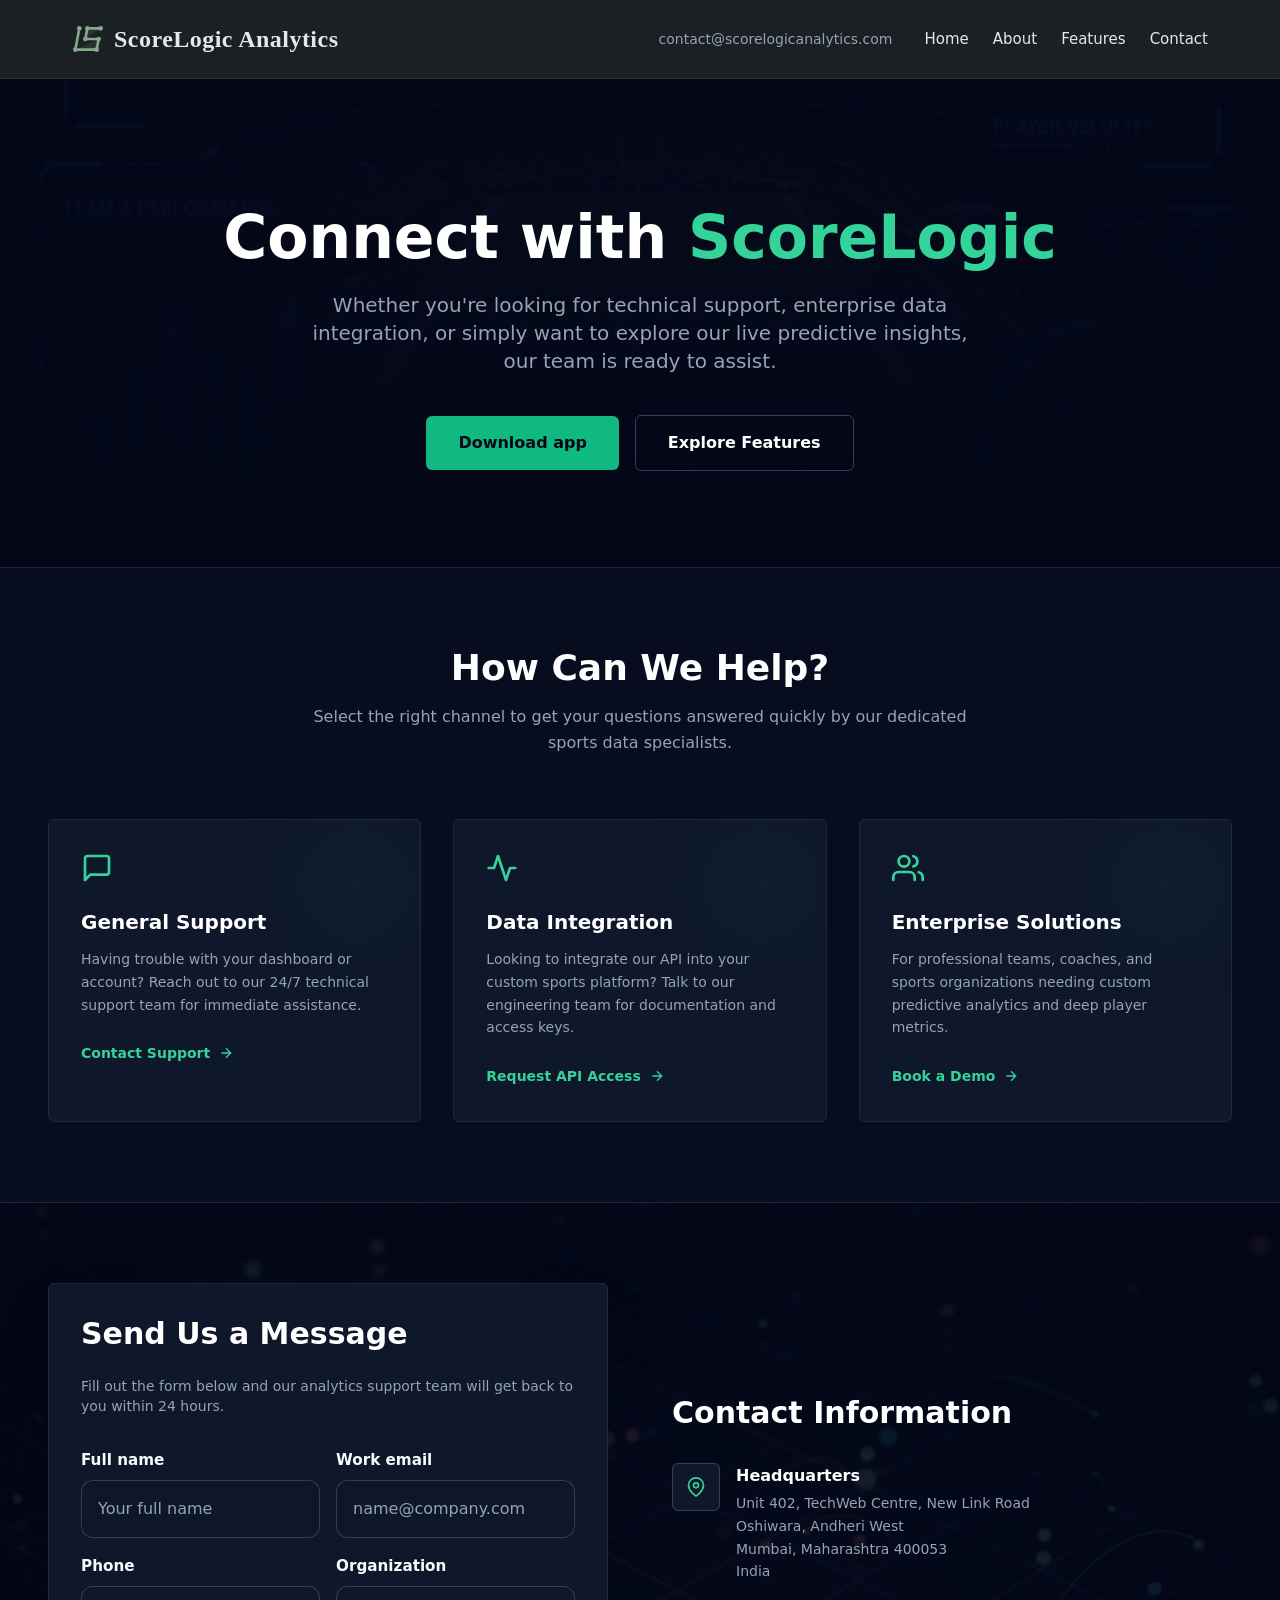
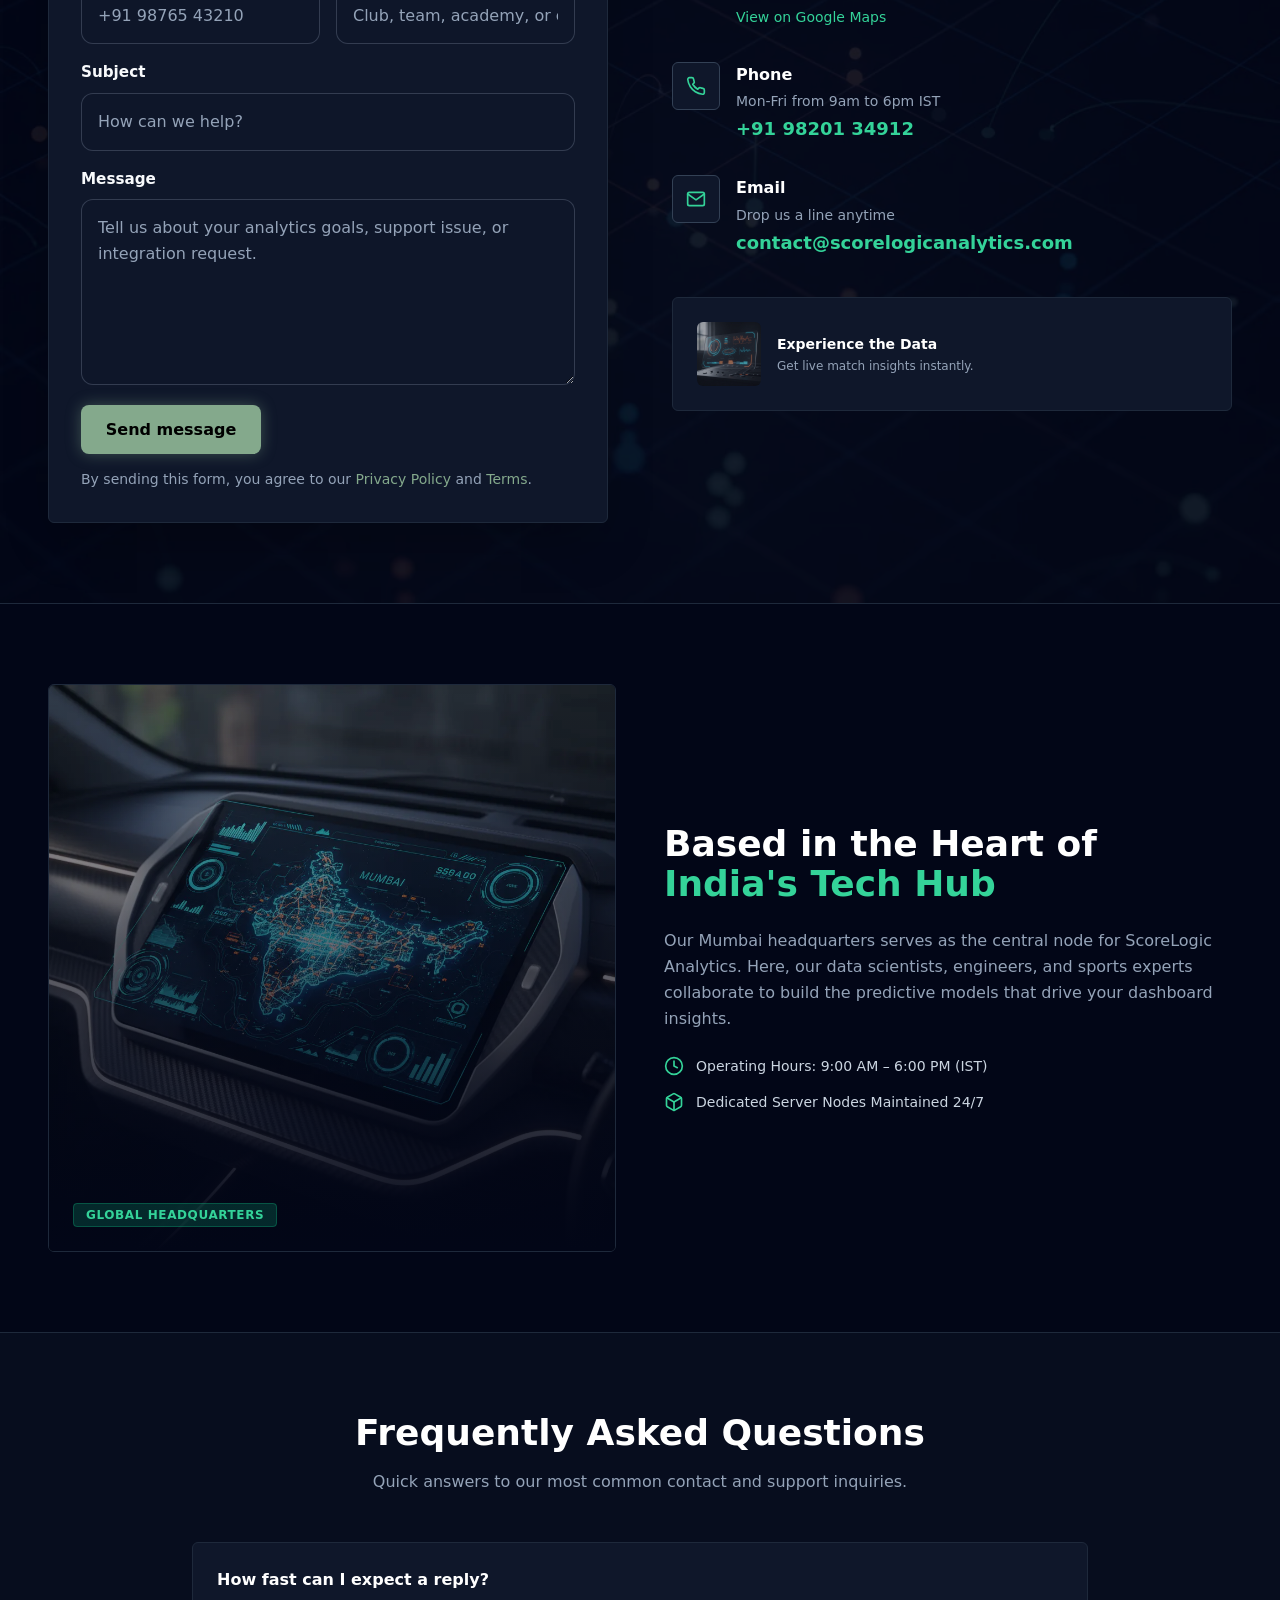
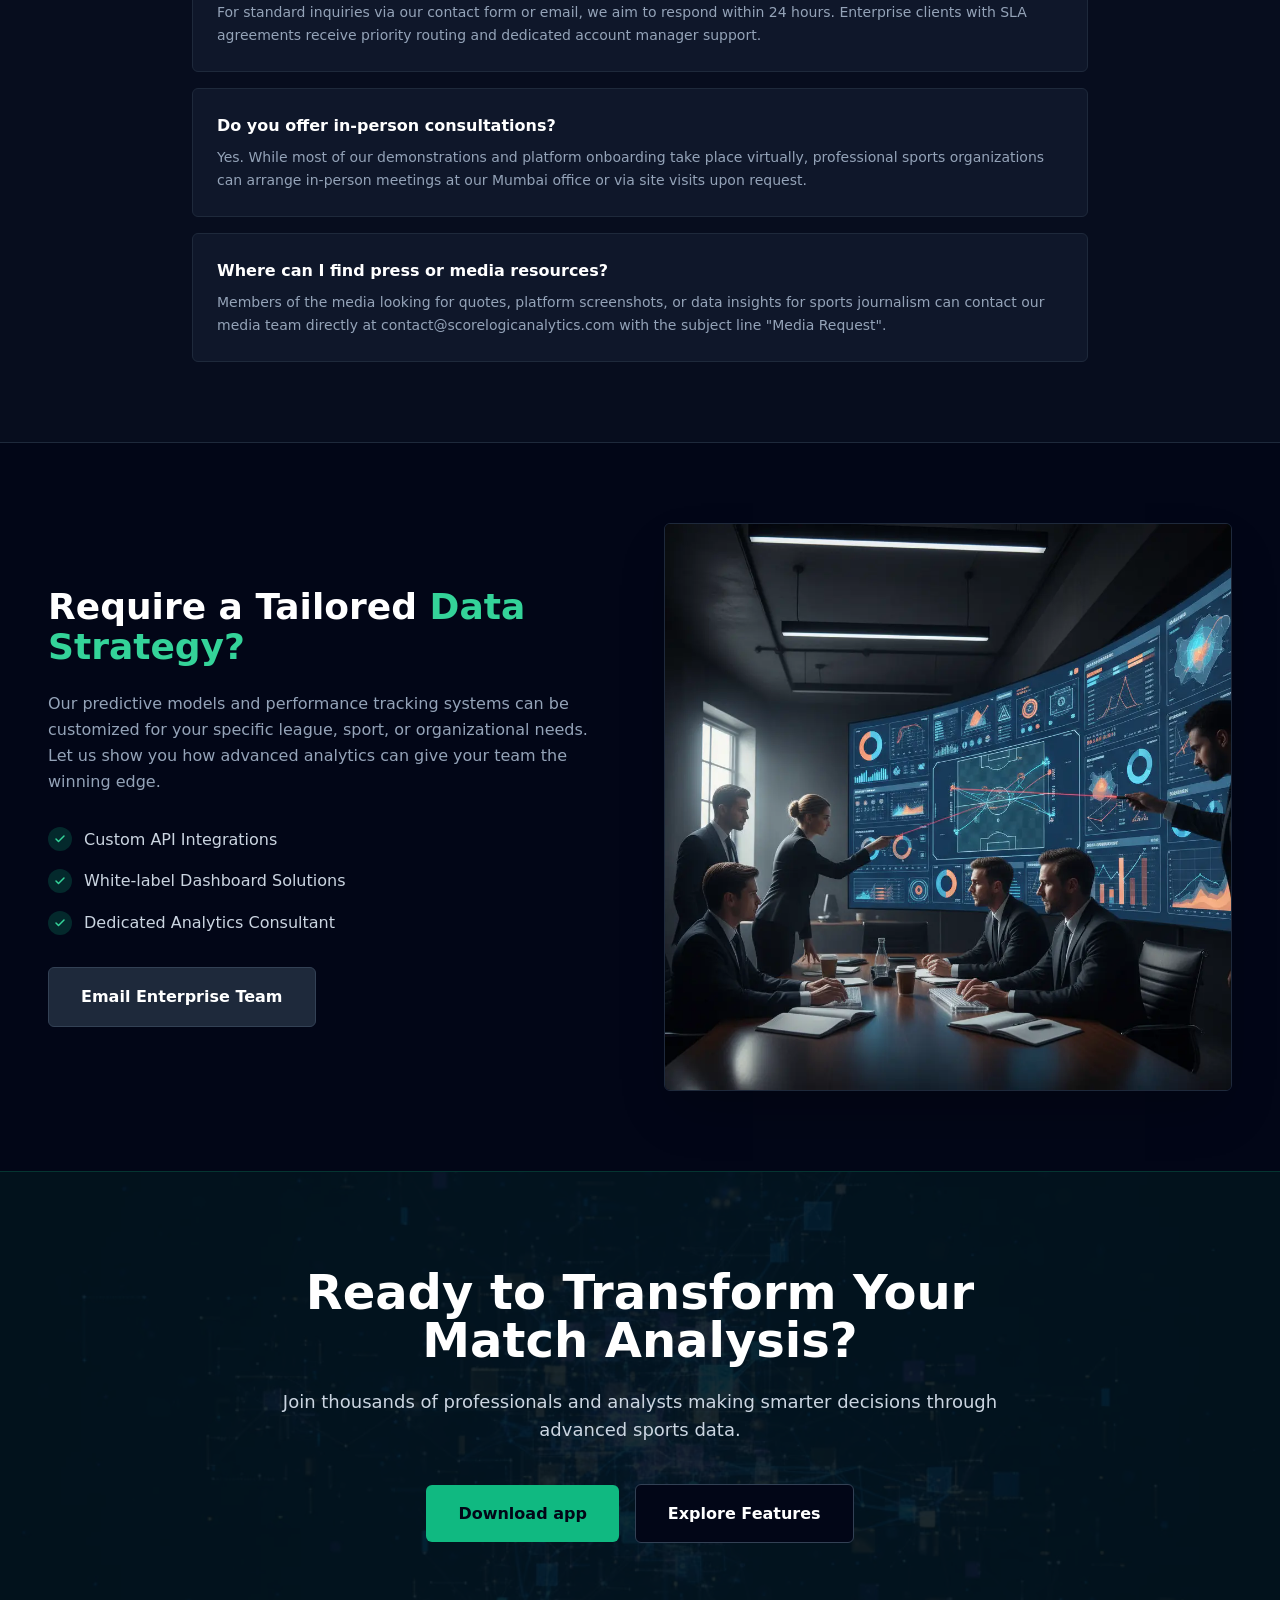
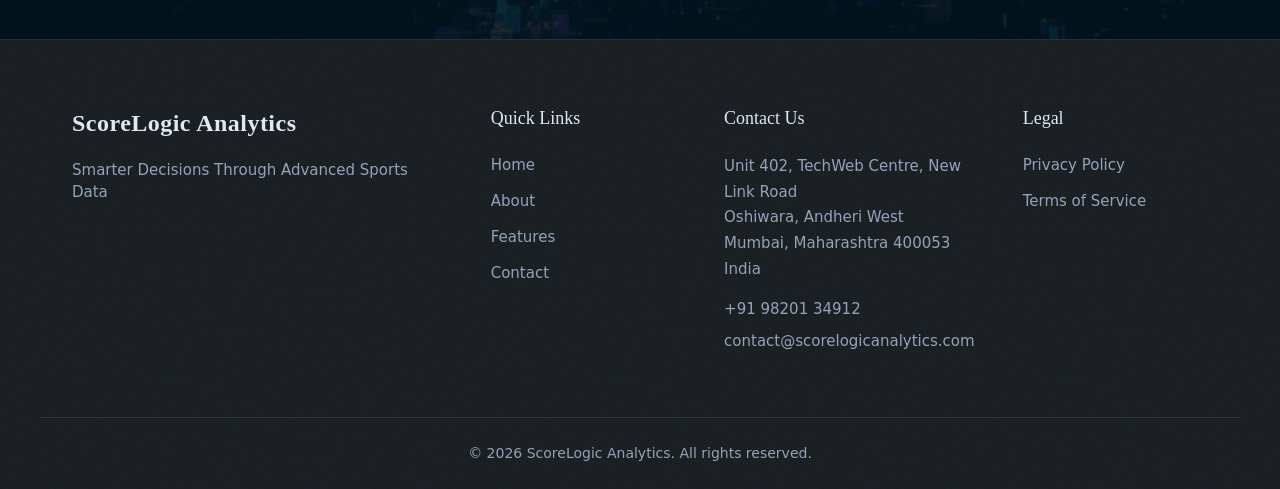
<file: contact.html>
<!doctype html>
<html data-page="contact.html" lang="en">
	<head>
		<meta charset="utf-8" />
		<meta name="viewport" content="width=device-width, initial-scale=1.0" />
		<title>Contact | ScoreLogic Analytics</title>
		<meta
			name="description"
			content="Business contact details and support form for ScoreLogic Analytics."
		/>
		<meta property="og:title" content="Contact - ScoreLogic Analytics" />
		<meta property="og:image" content="assets/img/hero_banner.webp" />
		<link rel="icon" href="assets/brand/favicon.svg" type="image/svg+xml" />
		<script defer src="assets/js/site.js"></script>
		<link rel="stylesheet" href="assets/css/tailwind.css" />
		<link rel="stylesheet" href="assets/css/chrome.css" />
		<link rel="icon" href="assets/brand/favicon.svg" type="image/svg+xml" />
	</head>
	<body
		class="bg-slate-950 text-slate-300 font-sans antialiased bg-noise flex flex-col min-h-screen"
	>
		<header class="site-header bordered-bottom noise-bg">
			<div class="header-container">
				<a href="index.html" class="brand">
					<svg xmlns="http://www.w3.org/2000/svg" viewBox="0 0 24 24">
						<polygon
							points="11.5,4 21.5,4 10,12"
							fill="currentColor"
							opacity="0.15"
						/>
						<polygon
							points="2.5,20 18.5,20 20,12"
							fill="currentColor"
							opacity="0.15"
						/>
						<polyline
							points="5.5,4 2.5,20 18.5,20 20,12 10,12 11.5,4 21.5,4"
							fill="none"
							stroke="currentColor"
							stroke-width="2"
							stroke-linejoin="round"
							stroke-linecap="round"
						/>
						<g fill="currentColor">
							<circle cx="5.5" cy="4" r="1.75" />
							<circle cx="2.5" cy="20" r="1.75" />
							<circle cx="18.5" cy="20" r="1.75" />
							<circle cx="20" cy="12" r="1.75" />
							<circle cx="10" cy="12" r="1.75" />
							<circle cx="11.5" cy="4" r="1.75" />
							<circle cx="21.5" cy="4" r="1.75" />
						</g>
					</svg>
					<span class="brand-name">ScoreLogic Analytics</span>
				</a>
				<div class="header-right">
					<a href="mailto:contact@scorelogicanalytics.com" class="header-email"
						>contact@scorelogicanalytics.com</a
					>
					<nav class="desktop-nav">
						<a href="index.html">Home</a>
						<a href="about.html">About</a>
						<a href="features.html">Features</a>
						<a href="contact.html">Contact</a>
					</nav>
					<button
						id="mobile-menu-toggle"
						class="menu-toggle"
						aria-label="Open menu"
					>
						<svg
							viewBox="0 0 24 24"
							stroke="currentColor"
							fill="none"
							stroke-width="2"
							stroke-linecap="round"
							stroke-linejoin="round"
						>
							<path d="M4 6h16M4 12h16M4 18h16"></path>
						</svg>
					</button>
				</div>
			</div>
			<div id="mobile-menu" class="mobile-menu-right">
				<div class="mobile-menu-header">
					<span class="brand-name">Menu</span>
					<button
						id="mobile-menu-close"
						class="menu-toggle"
						aria-label="Close menu"
					>
						<svg
							viewBox="0 0 24 24"
							stroke="currentColor"
							fill="none"
							stroke-width="2"
							stroke-linecap="round"
							stroke-linejoin="round"
						>
							<path d="M18 6L6 18M6 6l12 12"></path>
						</svg>
					</button>
				</div>
				<nav class="mobile-nav">
					<a href="index.html">Home</a>
					<a href="about.html">About</a>
					<a href="features.html">Features</a>
					<a href="contact.html">Contact</a>
				</nav>
				<div class="mobile-contact">
					<a href="mailto:contact@scorelogicanalytics.com"
						>contact@scorelogicanalytics.com</a
					>
				</div>
			</div>
			<div id="mobile-overlay" class="mobile-overlay"></div>
		</header>

		<main class="flex-grow">
			<!-- Hero Section -->
			<section
				id="hero"
				class="relative pt-32 pb-24 px-6 lg:px-12 overflow-hidden border-b border-slate-800"
			>
				<div class="absolute inset-0 z-0 opacity-20">
					<img
						src="assets/img/hero_banner.webp"
						alt="Sports stadium with digital data"
						class="w-full h-full object-cover"
						loading="lazy"
					/>
					<div
						class="absolute inset-0 bg-gradient-to-b from-slate-950/80 via-slate-950/90 to-slate-950"
					></div>
				</div>
				<div class="relative z-1 max-w-4xl mx-auto text-center">
					<h1
						class="font-serif-accent text-4xl md:text-6xl text-white font-bold leading-tight mb-6 glow-text"
					>
						Connect with <span class="text-emerald-400">ScoreLogic</span>
					</h1>
					<p
						class="text-lg md:text-xl text-slate-400 mb-10 max-w-2xl mx-auto leading-relaxed"
					>
						Whether you're looking for technical support, enterprise data
						integration, or simply want to explore our live predictive insights,
						our team is ready to assist.
					</p>
					<div
						class="flex flex-col sm:flex-row items-center justify-center gap-4"
					>
						<a
							href="#direct-message"
							class="px-8 py-3.5 rounded-md bg-emerald-500 hover:bg-emerald-400 text-slate-950 font-semibold transition-all glow-border w-full sm:w-auto text-center"
						>
							Download app
						</a>
						<a
							href="features.html"
							class="px-8 py-3.5 rounded-md border border-slate-700 hover:border-emerald-400 text-white font-semibold transition-all w-full sm:w-auto text-center"
						>
							Explore Features
						</a>
					</div>
				</div>
			</section>

			<!-- Contact Channels Section -->
			<section
				id="contact-channels"
				class="py-20 px-6 lg:px-12 bg-slate-900/40"
			>
				<div class="max-w-7xl mx-auto">
					<div class="text-center mb-16">
						<h2
							class="font-serif-accent text-3xl md:text-4xl text-white font-bold mb-4"
						>
							How Can We Help?
						</h2>
						<p class="text-slate-400 max-w-2xl mx-auto">
							Select the right channel to get your questions answered quickly by
							our dedicated sports data specialists.
						</p>
					</div>
					<div class="grid md:grid-cols-3 gap-8">
						<!-- Card 1 -->
						<div
							class="bg-slate-900 border border-slate-800 rounded-md p-8 hover:border-emerald-500/50 transition-colors group relative overflow-hidden"
						>
							<div
								class="absolute top-0 right-0 w-32 h-32 bg-emerald-500/5 rounded-full blur-2xl group-hover:bg-emerald-500/10 transition-all"
							></div>
							<svg
								class="w-8 h-8 text-emerald-400 mb-6"
								viewBox="0 0 24 24"
								fill="none"
								stroke="currentColor"
								stroke-width="2"
								stroke-linecap="round"
								stroke-linejoin="round"
							>
								<path
									d="M21 15a2 2 0 0 1-2 2H7l-4 4V5a2 2 0 0 1 2-2h14a2 2 0 0 1 2 2z"
								></path>
							</svg>
							<h3 class="text-xl text-white font-bold mb-3 font-serif-accent">
								General Support
							</h3>
							<p class="text-slate-400 mb-6 text-sm leading-relaxed">
								Having trouble with your dashboard or account? Reach out to our
								24/7 technical support team for immediate assistance.
							</p>
							<a
								href="#direct-message"
								class="text-emerald-400 hover:text-emerald-300 text-sm font-semibold inline-flex items-center gap-2"
							>
								Contact Support
								<svg
									class="w-4 h-4"
									viewBox="0 0 24 24"
									fill="none"
									stroke="currentColor"
									stroke-width="2"
								>
									<path d="M5 12h14M12 5l7 7-7 7" />
								</svg>
							</a>
						</div>
						<!-- Card 2 -->
						<div
							class="bg-slate-900 border border-slate-800 rounded-md p-8 hover:border-emerald-500/50 transition-colors group relative overflow-hidden"
						>
							<div
								class="absolute top-0 right-0 w-32 h-32 bg-emerald-500/5 rounded-full blur-2xl group-hover:bg-emerald-500/10 transition-all"
							></div>
							<svg
								class="w-8 h-8 text-emerald-400 mb-6"
								viewBox="0 0 24 24"
								fill="none"
								stroke="currentColor"
								stroke-width="2"
								stroke-linecap="round"
								stroke-linejoin="round"
							>
								<polyline points="22 12 18 12 15 21 9 3 6 12 2 12"></polyline>
							</svg>
							<h3 class="text-xl text-white font-bold mb-3 font-serif-accent">
								Data Integration
							</h3>
							<p class="text-slate-400 mb-6 text-sm leading-relaxed">
								Looking to integrate our API into your custom sports platform?
								Talk to our engineering team for documentation and access keys.
							</p>
							<a
								href="#direct-message"
								class="text-emerald-400 hover:text-emerald-300 text-sm font-semibold inline-flex items-center gap-2"
							>
								Request API Access
								<svg
									class="w-4 h-4"
									viewBox="0 0 24 24"
									fill="none"
									stroke="currentColor"
									stroke-width="2"
								>
									<path d="M5 12h14M12 5l7 7-7 7" />
								</svg>
							</a>
						</div>
						<!-- Card 3 -->
						<div
							class="bg-slate-900 border border-slate-800 rounded-md p-8 hover:border-emerald-500/50 transition-colors group relative overflow-hidden"
						>
							<div
								class="absolute top-0 right-0 w-32 h-32 bg-emerald-500/5 rounded-full blur-2xl group-hover:bg-emerald-500/10 transition-all"
							></div>
							<svg
								class="w-8 h-8 text-emerald-400 mb-6"
								viewBox="0 0 24 24"
								fill="none"
								stroke="currentColor"
								stroke-width="2"
								stroke-linecap="round"
								stroke-linejoin="round"
							>
								<path d="M17 21v-2a4 4 0 0 0-4-4H5a4 4 0 0 0-4 4v2"></path>
								<circle cx="9" cy="7" r="4"></circle>
								<path d="M23 21v-2a4 4 0 0 0-3-3.87"></path>
								<path d="M16 3.13a4 4 0 0 1 0 7.75"></path>
							</svg>
							<h3 class="text-xl text-white font-bold mb-3 font-serif-accent">
								Enterprise Solutions
							</h3>
							<p class="text-slate-400 mb-6 text-sm leading-relaxed">
								For professional teams, coaches, and sports organizations
								needing custom predictive analytics and deep player metrics.
							</p>
							<a
								href="#enterprise-booking"
								class="text-emerald-400 hover:text-emerald-300 text-sm font-semibold inline-flex items-center gap-2"
							>
								Book a Demo
								<svg
									class="w-4 h-4"
									viewBox="0 0 24 24"
									fill="none"
									stroke="currentColor"
									stroke-width="2"
								>
									<path d="M5 12h14M12 5l7 7-7 7" />
								</svg>
							</a>
						</div>
					</div>
				</div>
			</section>

			<!-- Direct Message & Info Section -->
			<section
				id="direct-message"
				class="py-20 px-6 lg:px-12 border-t border-slate-800 relative"
			>
				<div
					class="absolute top-0 left-0 w-full h-full overflow-hidden opacity-10 pointer-events-none"
				>
					<img
						src="assets/img/stats_background.webp"
						alt="Abstract stats background"
						class="w-full h-full object-cover"
						loading="lazy"
					/>
				</div>
				<div class="max-w-7xl mx-auto grid lg:grid-cols-2 gap-16 relative z-1">
					<!-- Contact Form -->
					<div
						class="bg-slate-900 border border-slate-800 rounded-md p-8 shadow-2xl"
					>
						<h2 class="font-serif-accent text-3xl text-white font-bold mb-6">
							Send Us a Message
						</h2>
						<p class="text-slate-400 mb-8 text-sm">
							Fill out the form below and our analytics support team will get
							back to you within 24 hours.
						</p>

						<form class="contact-form" action="thanks.html" method="get">
							<div class="contact-form-grid">
								<div class="contact-field">
									<label for="contact-name">Full name</label>
									<input
										id="contact-name"
										name="name"
										type="text"
										placeholder="Your full name"
										required
									/>
								</div>
								<div class="contact-field">
									<label for="contact-email">Work email</label>
									<input
										id="contact-email"
										name="email"
										type="email"
										placeholder="name@company.com"
										required
									/>
								</div>
								<div class="contact-field">
									<label for="contact-phone">Phone</label>
									<input
										id="contact-phone"
										name="phone"
										type="tel"
										placeholder="+91 98765 43210"
									/>
								</div>
								<div class="contact-field">
									<label for="contact-company">Organization</label>
									<input
										id="contact-company"
										name="company"
										type="text"
										placeholder="Club, team, academy, or company"
									/>
								</div>
								<div class="contact-field contact-field--full">
									<label for="contact-subject">Subject</label>
									<input
										id="contact-subject"
										name="subject"
										type="text"
										placeholder="How can we help?"
										required
									/>
								</div>
								<div class="contact-field contact-field--full">
									<label for="contact-message">Message</label>
									<textarea
										id="contact-message"
										name="message"
										rows="6"
										placeholder="Tell us about your analytics goals, support issue, or integration request."
										required
									></textarea>
								</div>
							</div>
							<div class="contact-form-actions">
								<button type="submit" class="btn-primary contact-form-submit">
									Send message
								</button>
								<p class="contact-form-note">
									By sending this form, you agree to our
									<a href="privacy-policy.html">Privacy Policy</a> and
									<a href="terms-conditions.html">Terms</a>.
								</p>
							</div>
						</form>
					</div>

					<!-- Contact Details -->
					<div class="flex flex-col justify-center">
						<h2 class="font-serif-accent text-3xl text-white font-bold mb-8">
							Contact Information
						</h2>
						<div class="space-y-8">
							<!-- Address -->
							<div class="flex items-start gap-4 group">
								<div
									class="w-12 h-12 rounded-md bg-slate-900 border border-slate-700 flex items-center justify-center flex-shrink-0 group-hover:border-emerald-400 transition-colors"
								>
									<svg
										class="w-5 h-5 text-emerald-400"
										viewBox="0 0 24 24"
										fill="none"
										stroke="currentColor"
										stroke-width="2"
										stroke-linecap="round"
										stroke-linejoin="round"
									>
										<path
											d="M21 10c0 7-9 13-9 13s-9-6-9-13a9 9 0 0 1 18 0z"
										></path>
										<circle cx="12" cy="10" r="3"></circle>
									</svg>
								</div>
								<div>
									<h4 class="text-white font-bold mb-1">Headquarters</h4>
									<address
										class="text-slate-400 not-italic leading-relaxed text-sm"
									>
										Unit 402, TechWeb Centre, New Link Road<br />
										Oshiwara, Andheri West<br />
										Mumbai, Maharashtra 400053<br />
										India
									</address>
									<a
										href="https://www.google.com/maps/search/?api=1&query=Mumbai%2C%20Maharashtra%2C%20400053%2C%20India"
										target="_blank"
										rel="noopener noreferrer"
										class="text-emerald-400 text-sm mt-2 inline-block hover:underline"
									>
										View on Google Maps
									</a>
								</div>
							</div>

							<!-- Phone -->
							<div class="flex items-start gap-4 group">
								<div
									class="w-12 h-12 rounded-md bg-slate-900 border border-slate-700 flex items-center justify-center flex-shrink-0 group-hover:border-emerald-400 transition-colors"
								>
									<svg
										class="w-5 h-5 text-emerald-400"
										viewBox="0 0 24 24"
										fill="none"
										stroke="currentColor"
										stroke-width="2"
										stroke-linecap="round"
										stroke-linejoin="round"
									>
										<path
											d="M22 16.92v3a2 2 0 0 1-2.18 2 19.79 19.79 0 0 1-8.63-3.07 19.5 19.5 0 0 1-6-6 19.79 19.79 0 0 1-3.07-8.67A2 2 0 0 1 4.11 2h3a2 2 0 0 1 2 1.72 12.84 12.84 0 0 0 .7 2.81 2 2 0 0 1-.45 2.11L8.09 9.91a16 16 0 0 0 6 6l1.27-1.27a2 2 0 0 1 2.11-.45 12.84 12.84 0 0 0 2.81.7A2 2 0 0 1 22 16.92z"
										></path>
									</svg>
								</div>
								<div>
									<h4 class="text-white font-bold mb-1">Phone</h4>
									<p class="text-slate-400 text-sm mb-1">
										Mon-Fri from 9am to 6pm IST
									</p>
									<a
										href="tel:+919820134912"
										class="text-emerald-400 text-lg font-semibold hover:text-emerald-300 transition-colors"
									>
										+91 98201 34912
									</a>
								</div>
							</div>

							<!-- Email -->
							<div class="flex items-start gap-4 group">
								<div
									class="w-12 h-12 rounded-md bg-slate-900 border border-slate-700 flex items-center justify-center flex-shrink-0 group-hover:border-emerald-400 transition-colors"
								>
									<svg
										class="w-5 h-5 text-emerald-400"
										viewBox="0 0 24 24"
										fill="none"
										stroke="currentColor"
										stroke-width="2"
										stroke-linecap="round"
										stroke-linejoin="round"
									>
										<path
											d="M4 4h16c1.1 0 2 .9 2 2v12c0 1.1-.9 2-2 2H4c-1.1 0-2-.9-2-2V6c0-1.1.9-2 2-2z"
										></path>
										<polyline points="22,6 12,13 2,6"></polyline>
									</svg>
								</div>
								<div>
									<h4 class="text-white font-bold mb-1">Email</h4>
									<p class="text-slate-400 text-sm mb-1">
										Drop us a line anytime
									</p>
									<a
										href="mailto:contact@scorelogicanalytics.com"
										class="text-emerald-400 text-lg font-semibold hover:text-emerald-300 transition-colors"
									>
										contact@scorelogicanalytics.com
									</a>
								</div>
							</div>
						</div>

						<div
							class="mt-10 p-6 bg-slate-900 border border-slate-800 rounded-md flex items-center gap-4"
						>
							<img
								src="assets/img/dashboard_preview.webp"
								alt="Dashboard glowing interface"
								class="w-16 h-16 object-cover rounded-md opacity-70"
								loading="lazy"
							/>
							<div>
								<h5 class="text-white font-bold text-sm">
									Experience the Data
								</h5>
								<p class="text-slate-400 text-xs mt-1">
									Get live match insights instantly.
								</p>
							</div>
						</div>
					</div>
				</div>
			</section>

			<!-- Location / HQ Image Section -->
			<section
				id="location-hq"
				class="py-20 px-6 lg:px-12 bg-slate-950 border-t border-slate-800"
			>
				<div
					class="max-w-7xl mx-auto flex flex-col lg:flex-row items-center gap-12"
				>
					<div
						class="w-full lg:w-1/2 relative rounded-md overflow-hidden border border-slate-800"
					>
						<img
							src="assets/img/contact_location_map.webp"
							alt="Glowing digital map showing Mumbai location"
							class="w-full h-auto object-cover opacity-80"
							loading="lazy"
						/>
						<div
							class="absolute inset-0 bg-gradient-to-t from-slate-950 to-transparent"
						></div>
						<div class="absolute bottom-6 left-6">
							<span
								class="px-3 py-1 bg-emerald-500/20 text-emerald-400 text-xs font-bold uppercase tracking-wider rounded border border-emerald-500/30 backdrop-blur-md"
							>
								Global Headquarters
							</span>
						</div>
					</div>
					<div class="w-full lg:w-1/2">
						<h2
							class="font-serif-accent text-3xl md:text-4xl text-white font-bold mb-6"
						>
							Based in the Heart of
							<span class="text-emerald-400">India's Tech Hub</span>
						</h2>
						<p class="text-slate-400 mb-6 leading-relaxed">
							Our Mumbai headquarters serves as the central node for ScoreLogic
							Analytics. Here, our data scientists, engineers, and sports
							experts collaborate to build the predictive models that drive your
							dashboard insights.
						</p>
						<ul class="space-y-4">
							<li class="flex items-center gap-3">
								<svg
									class="w-5 h-5 text-emerald-400"
									viewBox="0 0 24 24"
									fill="none"
									stroke="currentColor"
									stroke-width="2"
									stroke-linecap="round"
									stroke-linejoin="round"
								>
									<circle cx="12" cy="12" r="10"></circle>
									<polyline points="12 6 12 12 16 14"></polyline>
								</svg>
								<span class="text-slate-300 text-sm"
									>Operating Hours: 9:00 AM – 6:00 PM (IST)</span
								>
							</li>
							<li class="flex items-center gap-3">
								<svg
									class="w-5 h-5 text-emerald-400"
									viewBox="0 0 24 24"
									fill="none"
									stroke="currentColor"
									stroke-width="2"
									stroke-linecap="round"
									stroke-linejoin="round"
								>
									<path
										d="M21 16V8a2 2 0 0 0-1-1.73l-7-4a2 2 0 0 0-2 0l-7 4A2 2 0 0 0 3 8v8a2 2 0 0 0 1 1.73l7 4a2 2 0 0 0 2 0l7-4A2 2 0 0 0 21 16z"
									></path>
									<polyline points="3.27 6.96 12 12.01 20.73 6.96"></polyline>
									<line x1="12" y1="22.08" x2="12" y2="12"></line>
								</svg>
								<span class="text-slate-300 text-sm"
									>Dedicated Server Nodes Maintained 24/7</span
								>
							</li>
						</ul>
					</div>
				</div>
			</section>

			<!-- Quick FAQ Section -->
			<section
				id="support-faq"
				class="py-20 px-6 lg:px-12 bg-slate-900/40 border-t border-slate-800"
			>
				<div class="max-w-4xl mx-auto">
					<div class="text-center mb-12">
						<h2
							class="font-serif-accent text-3xl md:text-4xl text-white font-bold mb-4"
						>
							Frequently Asked Questions
						</h2>
						<p class="text-slate-400">
							Quick answers to our most common contact and support inquiries.
						</p>
					</div>
					<div class="space-y-4">
						<!-- FAQ 1 -->
						<div class="bg-slate-900 border border-slate-800 rounded-md p-6">
							<h4
								class="text-white font-bold mb-2 flex justify-between items-center"
							>
								How fast can I expect a reply?
							</h4>
							<p class="text-slate-400 text-sm leading-relaxed">
								For standard inquiries via our contact form or email, we aim to
								respond within 24 hours. Enterprise clients with SLA agreements
								receive priority routing and dedicated account manager support.
							</p>
						</div>
						<!-- FAQ 2 -->
						<div class="bg-slate-900 border border-slate-800 rounded-md p-6">
							<h4
								class="text-white font-bold mb-2 flex justify-between items-center"
							>
								Do you offer in-person consultations?
							</h4>
							<p class="text-slate-400 text-sm leading-relaxed">
								Yes. While most of our demonstrations and platform onboarding
								take place virtually, professional sports organizations can
								arrange in-person meetings at our Mumbai office or via site
								visits upon request.
							</p>
						</div>
						<!-- FAQ 3 -->
						<div class="bg-slate-900 border border-slate-800 rounded-md p-6">
							<h4
								class="text-white font-bold mb-2 flex justify-between items-center"
							>
								Where can I find press or media resources?
							</h4>
							<p class="text-slate-400 text-sm leading-relaxed">
								Members of the media looking for quotes, platform screenshots,
								or data insights for sports journalism can contact our media
								team directly at contact@scorelogicanalytics.com with the
								subject line "Media Request".
							</p>
						</div>
					</div>
				</div>
			</section>

			<!-- Enterprise Booking Section -->
			<section
				id="enterprise-booking"
				class="py-20 px-6 lg:px-12 border-t border-slate-800 relative overflow-hidden"
			>
				<div
					class="max-w-7xl mx-auto flex flex-col lg:flex-row items-center gap-12"
				>
					<div class="w-full lg:w-1/2 order-2 lg:order-1">
						<h2
							class="font-serif-accent text-3xl md:text-4xl text-white font-bold mb-6"
						>
							Require a Tailored
							<span class="text-emerald-400">Data Strategy?</span>
						</h2>
						<p class="text-slate-400 mb-8 leading-relaxed">
							Our predictive models and performance tracking systems can be
							customized for your specific league, sport, or organizational
							needs. Let us show you how advanced analytics can give your team
							the winning edge.
						</p>
						<ul class="space-y-4 mb-8">
							<li class="flex items-center gap-3">
								<div
									class="w-6 h-6 rounded-full bg-emerald-500/20 flex items-center justify-center"
								>
									<svg
										class="w-3 h-3 text-emerald-400"
										viewBox="0 0 24 24"
										fill="none"
										stroke="currentColor"
										stroke-width="3"
										stroke-linecap="round"
										stroke-linejoin="round"
									>
										<polyline points="20 6 9 17 4 12"></polyline>
									</svg>
								</div>
								<span class="text-slate-300">Custom API Integrations</span>
							</li>
							<li class="flex items-center gap-3">
								<div
									class="w-6 h-6 rounded-full bg-emerald-500/20 flex items-center justify-center"
								>
									<svg
										class="w-3 h-3 text-emerald-400"
										viewBox="0 0 24 24"
										fill="none"
										stroke="currentColor"
										stroke-width="3"
										stroke-linecap="round"
										stroke-linejoin="round"
									>
										<polyline points="20 6 9 17 4 12"></polyline>
									</svg>
								</div>
								<span class="text-slate-300"
									>White-label Dashboard Solutions</span
								>
							</li>
							<li class="flex items-center gap-3">
								<div
									class="w-6 h-6 rounded-full bg-emerald-500/20 flex items-center justify-center"
								>
									<svg
										class="w-3 h-3 text-emerald-400"
										viewBox="0 0 24 24"
										fill="none"
										stroke="currentColor"
										stroke-width="3"
										stroke-linecap="round"
										stroke-linejoin="round"
									>
										<polyline points="20 6 9 17 4 12"></polyline>
									</svg>
								</div>
								<span class="text-slate-300"
									>Dedicated Analytics Consultant</span
								>
							</li>
						</ul>
						<a
							href="mailto:contact@scorelogicanalytics.com?subject=Enterprise%20Inquiry"
							class="inline-block px-8 py-4 rounded-md bg-slate-800 hover:bg-slate-700 text-white font-semibold transition-colors border border-slate-700 hover:border-emerald-400"
						>
							Email Enterprise Team
						</a>
					</div>
					<div class="w-full lg:w-1/2 order-1 lg:order-2">
						<img
							src="assets/img/about_team.webp"
							alt="Professional modern tech team analyzing complex sports data"
							class="w-full h-auto rounded-md shadow-2xl border border-slate-800"
							loading="lazy"
						/>
					</div>
				</div>
			</section>

			<!-- Final CTA Section -->
			<section
				id="cta"
				class="py-24 px-6 lg:px-12 bg-emerald-900/20 border-t border-emerald-500/20 text-center relative overflow-hidden"
			>
				<div class="absolute inset-0 z-0 opacity-10">
					<img
						src="assets/img/feature_predictive.webp"
						alt="Abstract glowing predictive data models"
						class="w-full h-full object-cover"
						loading="lazy"
					/>
				</div>
				<div class="relative z-1 max-w-3xl mx-auto">
					<h2
						class="font-serif-accent text-3xl md:text-5xl text-white font-bold mb-6 glow-text"
					>
						Ready to Transform Your Match Analysis?
					</h2>
					<p class="text-lg text-slate-300 mb-10">
						Join thousands of professionals and analysts making smarter
						decisions through advanced sports data.
					</p>
					<div
						class="flex flex-col sm:flex-row items-center justify-center gap-4"
					>
						<a
							href="#hero"
							class="px-8 py-4 rounded-md bg-emerald-500 hover:bg-emerald-400 text-slate-950 font-bold transition-all glow-border w-full sm:w-auto text-center"
						>
							Download app
						</a>
						<a
							href="features.html"
							class="px-8 py-4 rounded-md bg-slate-950 border border-slate-700 hover:border-emerald-400 text-white font-semibold transition-all w-full sm:w-auto text-center"
						>
							Explore Features
						</a>
					</div>
				</div>
			</section>
		</main>

		<footer class="site-footer bordered-top noise-bg">
			<div class="footer-container">
				<div class="footer-col brand-col">
					<div class="brand">
						<span class="brand-name">ScoreLogic Analytics</span>
					</div>
					<p class="tagline">Smarter Decisions Through Advanced Sports Data</p>
				</div>
				<div class="footer-col links-col">
					<h4>Quick Links</h4>
					<nav class="footer-nav">
						<a href="index.html">Home</a>
						<a href="about.html">About</a>
						<a href="features.html">Features</a>
						<a href="contact.html">Contact</a>
					</nav>
				</div>
				<div class="footer-col contact-col">
					<h4>Contact Us</h4>
					<address>
						<a
							href="https://www.google.com/maps/search/?api=1&query=Mumbai%2C%20Maharashtra%2C%20400053%2C%20India"
							target="_blank"
							rel="noopener"
						>
							Unit 402, TechWeb Centre, New Link Road<br />
							Oshiwara, Andheri West<br />
							Mumbai, Maharashtra 400053<br />
							India
						</a>
					</address>
					<div class="contact-links">
						<a href="tel:+919820134912">+91 98201 34912</a>
						<a href="mailto:contact@scorelogicanalytics.com"
							>contact@scorelogicanalytics.com</a
						>
					</div>
				</div>
				<div class="footer-col legal-col">
					<h4>Legal</h4>
					<nav class="footer-nav">
						<a href="privacy-policy.html">Privacy Policy</a>
						<a href="terms-conditions.html">Terms of Service</a>
					</nav>
				</div>
			</div>
			<div class="footer-bottom">
				<p>
					&copy; <span id="current-year"></span> ScoreLogic Analytics. All
					rights reserved.
				</p>
			</div>
		</footer>
		<script defer src="assets/js/chrome.js"></script>
	</body>
</html>
</file>
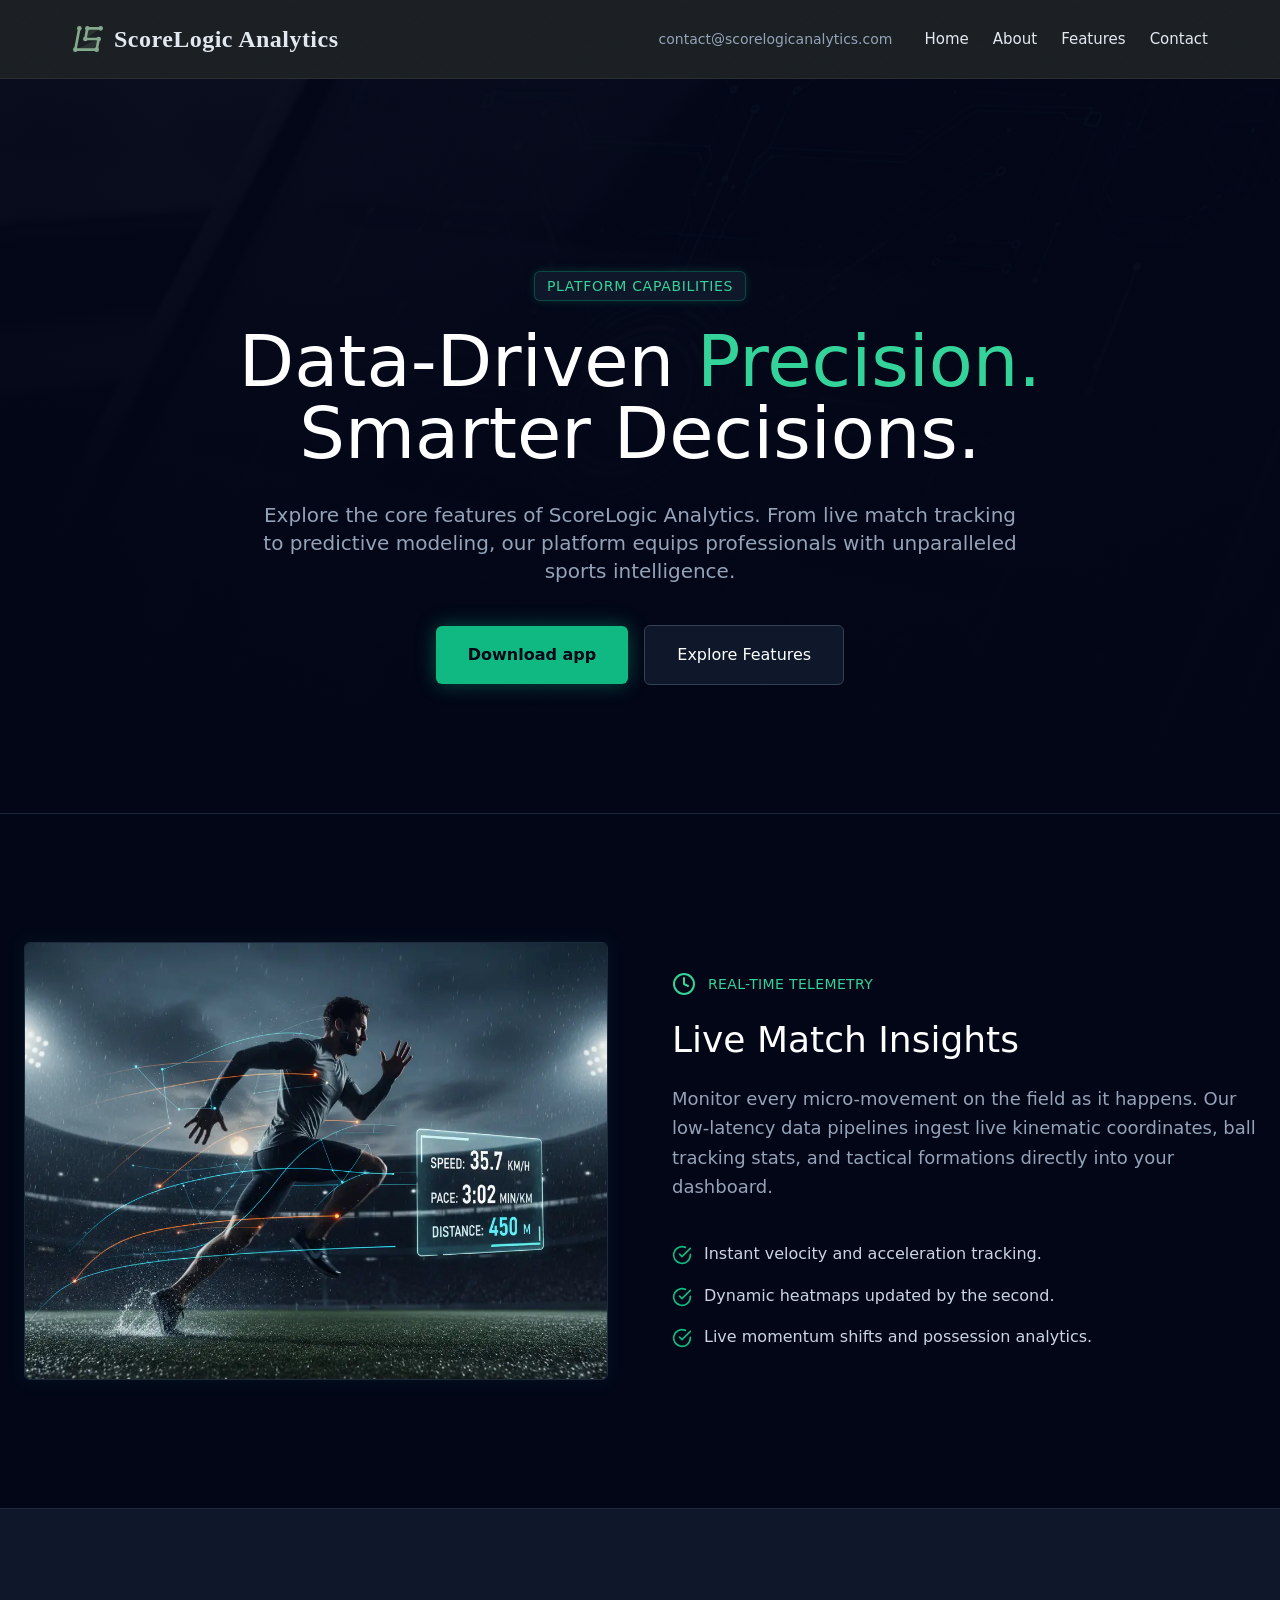
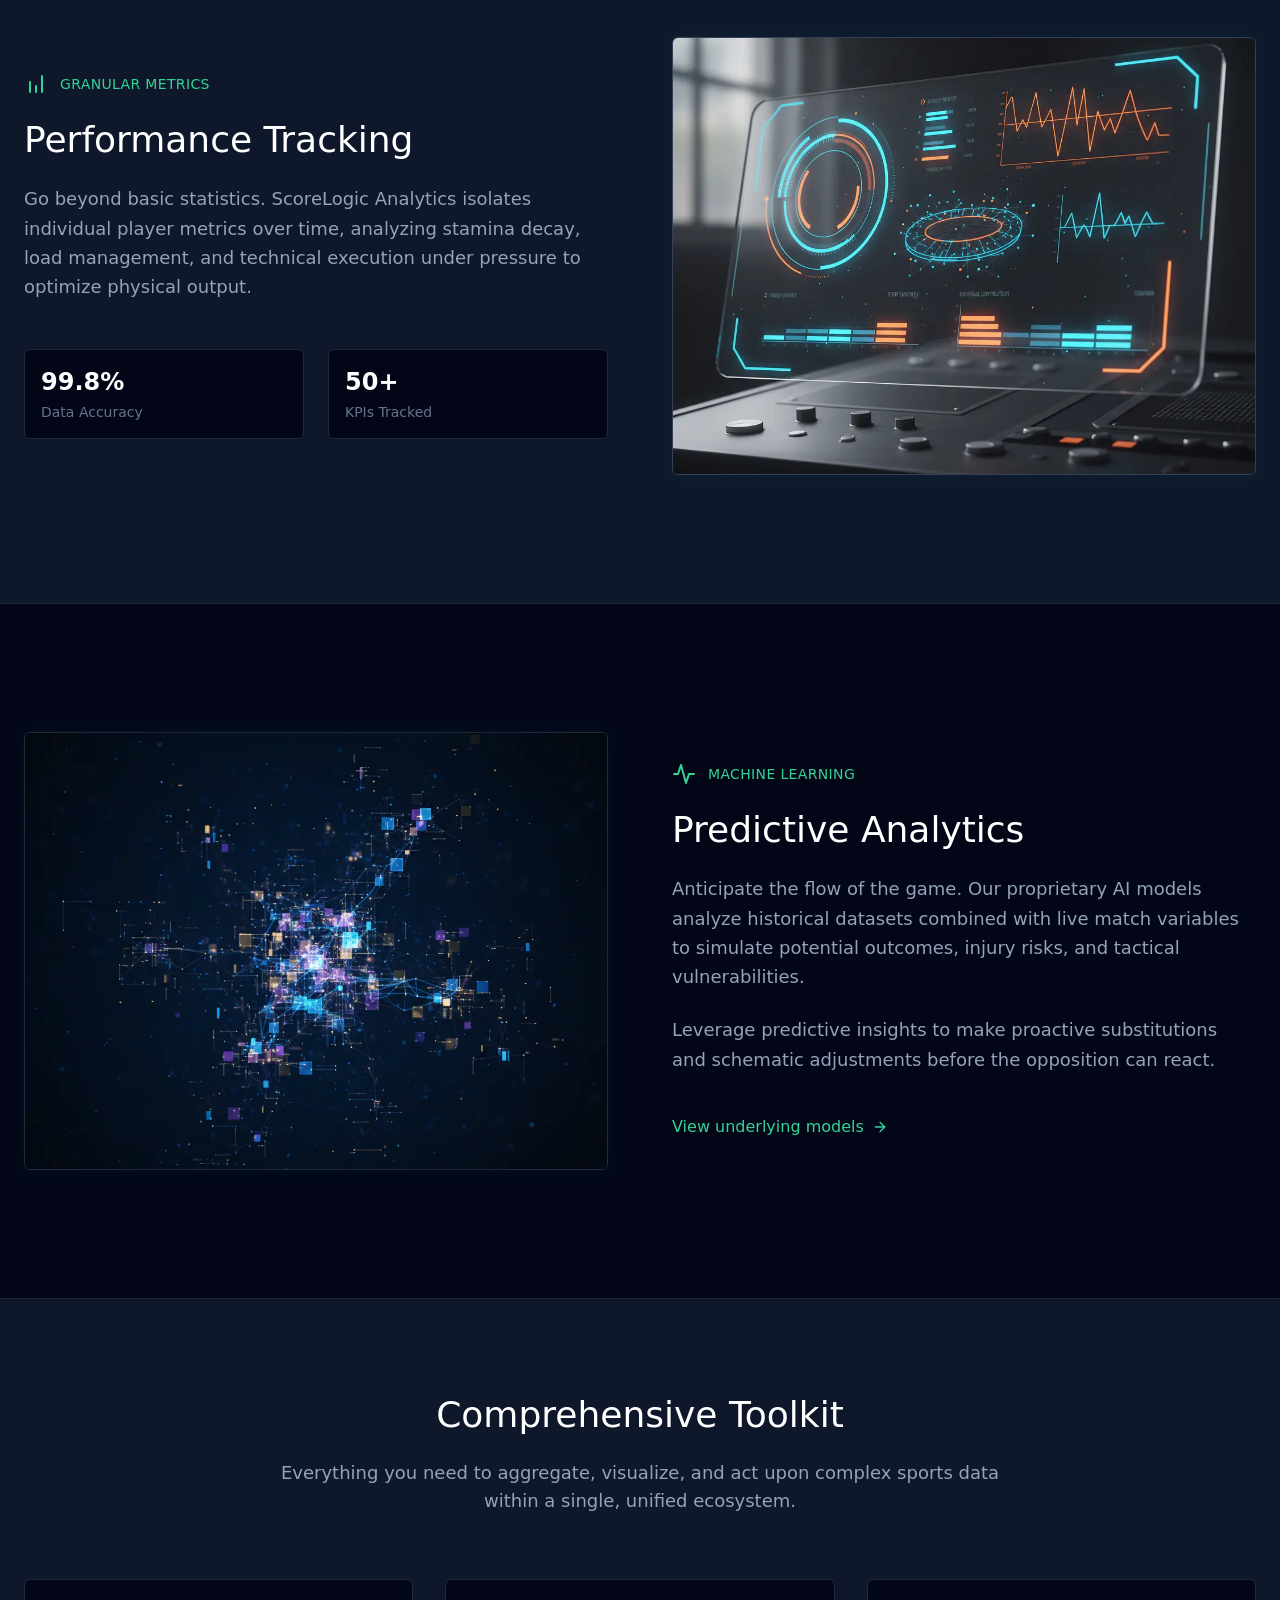
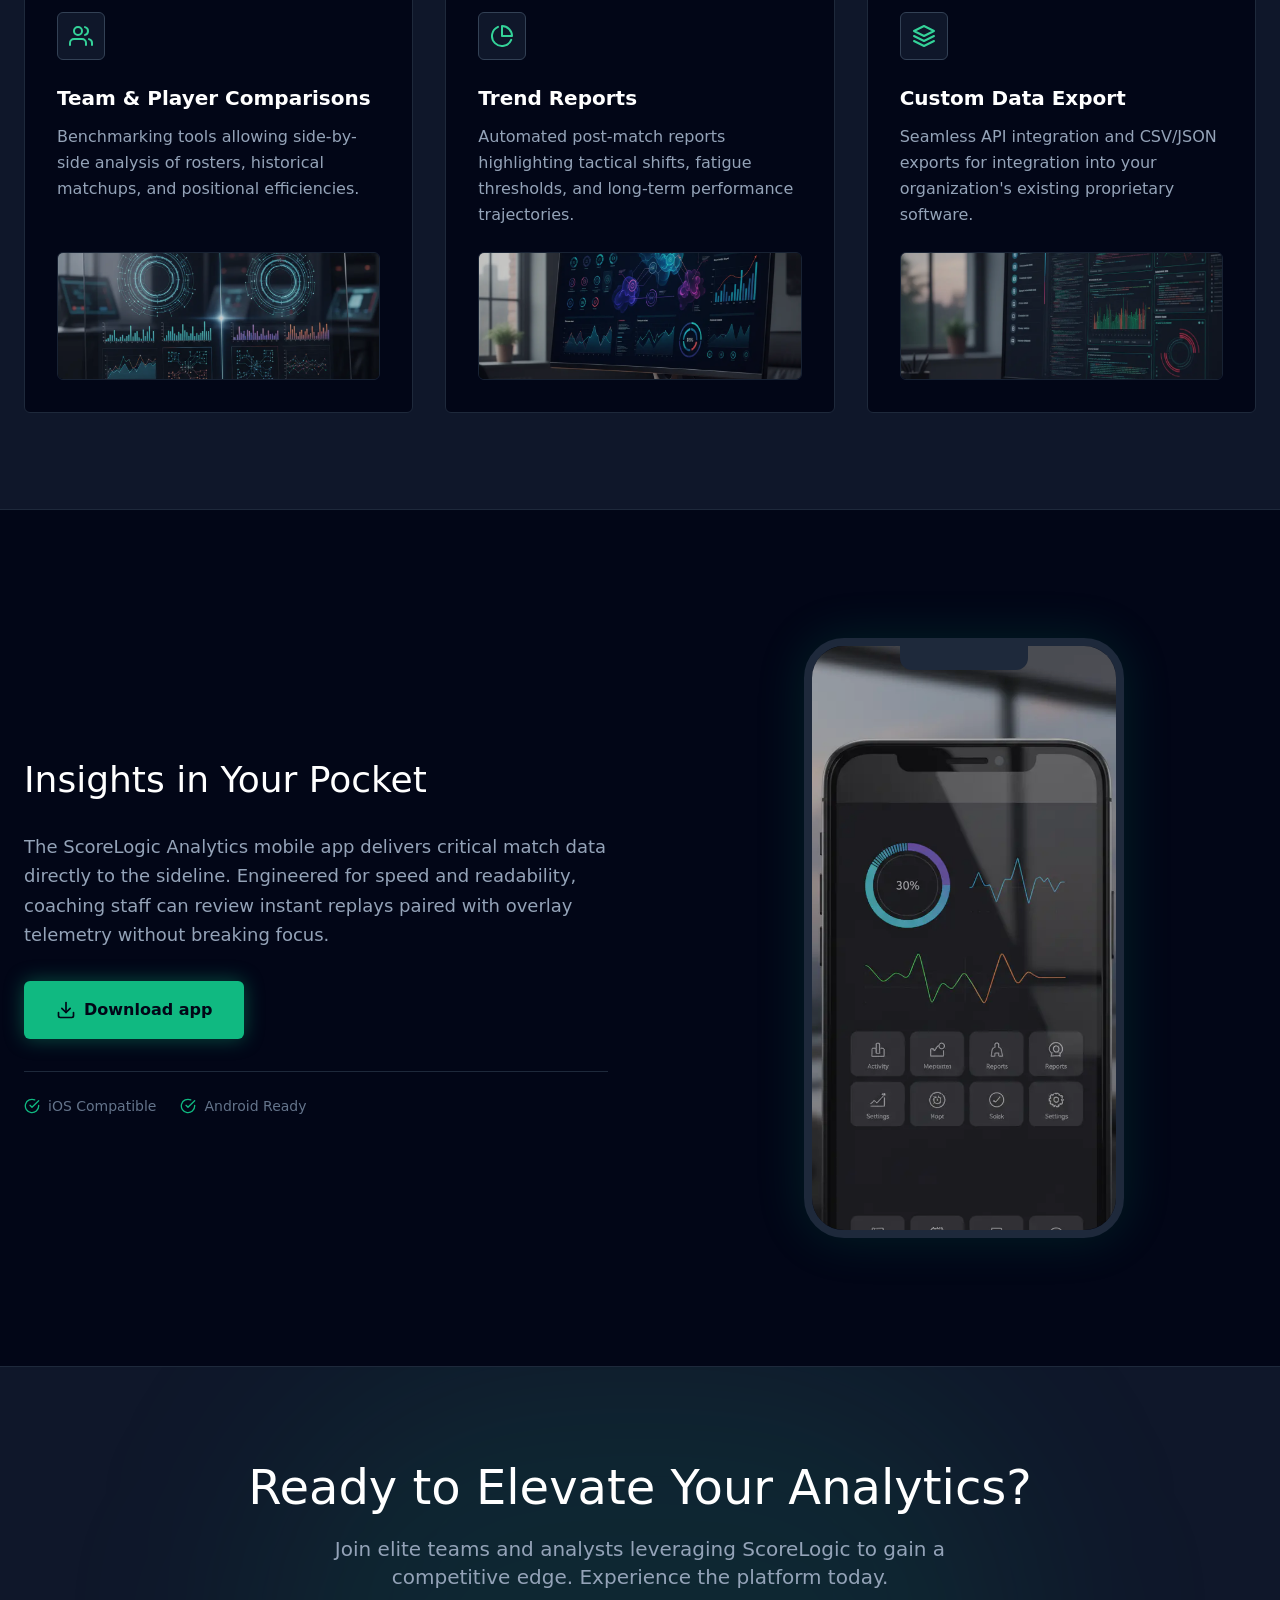
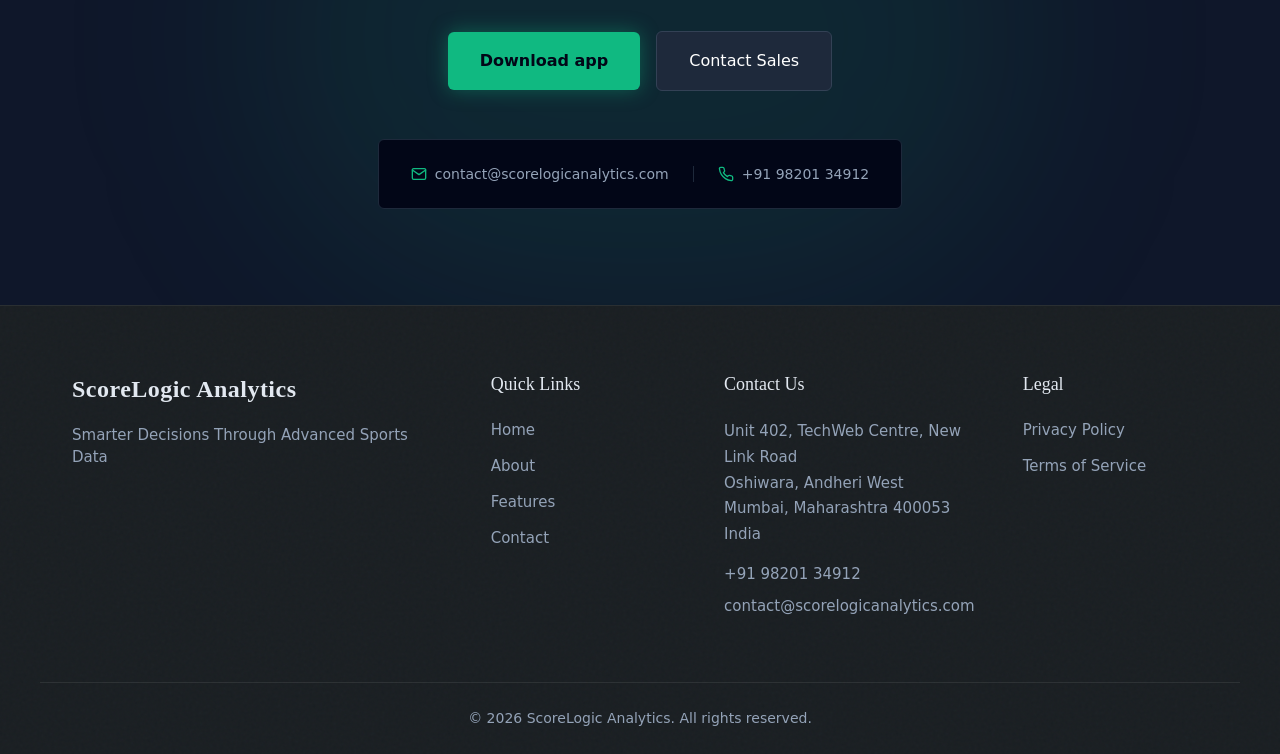
<file: features.html>
<!doctype html>
<html data-page="features.html" lang="en" class="scroll-smooth">
	<head>
		<meta charset="utf-8" />
		<meta name="viewport" content="width=device-width, initial-scale=1.0" />
		<title>Features | ScoreLogic Analytics</title>
		<meta
			name="description"
			content="Detailed platform capabilities including live match insights, predictive analytics, and player tracking."
		/>

		<!-- Open Graph Tags -->
		<meta property="og:title" content="Features | ScoreLogic Analytics" />
		<meta
			property="og:description"
			content="Explore advanced sports data analytics, real-time match insights, and predictive models."
		/>
		<meta
			property="og:image"
			content="https://www.scorelogicanalytics.com/og-features.jpg"
		/>
		<meta property="og:type" content="website" />

		<!-- Favicon -->
		<link
			rel="icon"
			href="data:image/svg+xml,<svg xmlns=%22http://www.w3.org/2000/svg%22 viewBox=%220 0 100 100%22><text y=%22.9em%22 font-size=%2290%22>⚡</text></svg>"
		/>

		<!-- Assets -->
		<script defer src="assets/js/site.js"></script>

		<link rel="stylesheet" href="assets/css/tailwind.css" />
		<link rel="stylesheet" href="assets/css/chrome.css" />
		<link rel="icon" href="assets/brand/favicon.svg" type="image/svg+xml" />
	</head>
	<body
		class="bg-slate-950 text-slate-300 font-sans antialiased bg-noise flex flex-col min-h-screen selection:bg-emerald-500/30 selection:text-emerald-200"
	>
		<header class="site-header bordered-bottom noise-bg">
			<div class="header-container">
				<a href="index.html" class="brand">
					<svg xmlns="http://www.w3.org/2000/svg" viewBox="0 0 24 24">
						<polygon
							points="11.5,4 21.5,4 10,12"
							fill="currentColor"
							opacity="0.15"
						/>
						<polygon
							points="2.5,20 18.5,20 20,12"
							fill="currentColor"
							opacity="0.15"
						/>
						<polyline
							points="5.5,4 2.5,20 18.5,20 20,12 10,12 11.5,4 21.5,4"
							fill="none"
							stroke="currentColor"
							stroke-width="2"
							stroke-linejoin="round"
							stroke-linecap="round"
						/>
						<g fill="currentColor">
							<circle cx="5.5" cy="4" r="1.75" />
							<circle cx="2.5" cy="20" r="1.75" />
							<circle cx="18.5" cy="20" r="1.75" />
							<circle cx="20" cy="12" r="1.75" />
							<circle cx="10" cy="12" r="1.75" />
							<circle cx="11.5" cy="4" r="1.75" />
							<circle cx="21.5" cy="4" r="1.75" />
						</g>
					</svg>
					<span class="brand-name">ScoreLogic Analytics</span>
				</a>
				<div class="header-right">
					<a href="mailto:contact@scorelogicanalytics.com" class="header-email"
						>contact@scorelogicanalytics.com</a
					>
					<nav class="desktop-nav">
						<a href="index.html">Home</a>
						<a href="about.html">About</a>
						<a href="features.html">Features</a>
						<a href="contact.html">Contact</a>
					</nav>
					<button
						id="mobile-menu-toggle"
						class="menu-toggle"
						aria-label="Open menu"
					>
						<svg
							viewBox="0 0 24 24"
							stroke="currentColor"
							fill="none"
							stroke-width="2"
							stroke-linecap="round"
							stroke-linejoin="round"
						>
							<path d="M4 6h16M4 12h16M4 18h16"></path>
						</svg>
					</button>
				</div>
			</div>
			<div id="mobile-menu" class="mobile-menu-right">
				<div class="mobile-menu-header">
					<span class="brand-name">Menu</span>
					<button
						id="mobile-menu-close"
						class="menu-toggle"
						aria-label="Close menu"
					>
						<svg
							viewBox="0 0 24 24"
							stroke="currentColor"
							fill="none"
							stroke-width="2"
							stroke-linecap="round"
							stroke-linejoin="round"
						>
							<path d="M18 6L6 18M6 6l12 12"></path>
						</svg>
					</button>
				</div>
				<nav class="mobile-nav">
					<a href="index.html">Home</a>
					<a href="about.html">About</a>
					<a href="features.html">Features</a>
					<a href="contact.html">Contact</a>
				</nav>
				<div class="mobile-contact">
					<a href="mailto:contact@scorelogicanalytics.com"
						>contact@scorelogicanalytics.com</a
					>
				</div>
			</div>
			<div id="mobile-overlay" class="mobile-overlay"></div>
		</header>

		<main class="flex-grow">
			<!-- Hero Section -->
			<section
				id="hero"
				class="relative pt-32 pb-24 lg:pt-48 lg:pb-32 px-6 border-b border-slate-800 overflow-hidden"
			>
				<div class="absolute inset-0 z-0 opacity-20 mix-blend-screen">
					<img
						src="assets/img/hero_banner_features.webp"
						class="w-full h-full object-cover"
						alt="Data background overlay"
						loading="lazy"
					/>
				</div>
				<div
					class="absolute inset-0 z-0 bg-gradient-to-b from-slate-950/80 via-slate-950/95 to-slate-950"
				></div>

				<div class="max-w-7xl mx-auto relative z-1 text-center">
					<span
						class="inline-block py-1 px-3 rounded-md bg-slate-900 border border-emerald-500/30 text-emerald-400 text-sm font-medium tracking-wider uppercase mb-6 shadow-[0_0_10px_rgba(16,185,129,0.2)]"
						>Platform Capabilities</span
					>
					<h1
						class="text-4xl md:text-6xl lg:text-7xl font-serif-accent text-white leading-tight mb-8"
					>
						Data-Driven
						<span class="text-emerald-400 text-glow">Precision.</span><br />
						Smarter Decisions.
					</h1>
					<p
						class="text-lg md:text-xl text-slate-400 max-w-3xl mx-auto mb-10 leading-relaxed"
					>
						Explore the core features of ScoreLogic Analytics. From live match
						tracking to predictive modeling, our platform equips professionals
						with unparalleled sports intelligence.
					</p>
					<div
						class="flex flex-col sm:flex-row items-center justify-center gap-4"
					>
						<a
							href="#mobile-access"
							class="w-full sm:w-auto px-8 py-4 bg-emerald-500 hover:bg-emerald-400 text-slate-950 font-semibold rounded-md transition-all shadow-[0_0_20px_rgba(16,185,129,0.4)] text-center"
						>
							Download app
						</a>
						<a
							href="#live-insights"
							class="w-full sm:w-auto px-8 py-4 bg-slate-900 border border-slate-700 hover:border-emerald-500/50 text-white font-medium rounded-md transition-all text-center"
						>
							Explore Features
						</a>
					</div>
				</div>
			</section>

			<!-- Zigzag 1: Live Match Insights -->
			<section id="live-insights" class="py-24 lg:py-32 px-6">
				<div
					class="max-w-7xl mx-auto flex flex-col lg:flex-row gap-16 items-center"
				>
					<div class="w-full lg:w-1/2 relative group">
						<div
							class="absolute -inset-1 bg-gradient-to-r from-emerald-500/20 to-teal-500/20 rounded-md blur opacity-25 group-hover:opacity-50 transition duration-1000 group-hover:duration-200"
						></div>
						<img
							src="assets/img/feature_live.webp"
							class="relative rounded-md border border-slate-800 w-full h-auto object-cover aspect-[4/3] bg-slate-900"
							alt="Live match tracking interface"
							loading="lazy"
						/>
					</div>
					<div class="w-full lg:w-1/2 space-y-6">
						<div class="flex items-center gap-3 text-emerald-400 mb-2">
							<svg
								class="w-6 h-6"
								viewBox="0 0 24 24"
								fill="none"
								stroke="currentColor"
								stroke-width="2"
								stroke-linecap="round"
								stroke-linejoin="round"
							>
								<circle cx="12" cy="12" r="10"></circle>
								<polyline points="12 6 12 12 16 14"></polyline>
							</svg>
							<span class="font-medium uppercase tracking-wide text-sm"
								>Real-Time Telemetry</span
							>
						</div>
						<h2 class="text-3xl lg:text-4xl font-serif-accent text-white">
							Live Match Insights
						</h2>
						<p class="text-slate-400 leading-relaxed text-lg">
							Monitor every micro-movement on the field as it happens. Our
							low-latency data pipelines ingest live kinematic coordinates, ball
							tracking stats, and tactical formations directly into your
							dashboard.
						</p>
						<ul class="space-y-4 pt-4">
							<li class="flex items-start gap-3">
								<svg
									class="w-5 h-5 text-emerald-500 mt-1 shrink-0"
									viewBox="0 0 24 24"
									fill="none"
									stroke="currentColor"
									stroke-width="2"
									stroke-linecap="round"
									stroke-linejoin="round"
								>
									<path d="M22 11.08V12a10 10 0 1 1-5.93-9.14"></path>
									<polyline points="22 4 12 14.01 9 11.01"></polyline>
								</svg>
								<span class="text-slate-300"
									>Instant velocity and acceleration tracking.</span
								>
							</li>
							<li class="flex items-start gap-3">
								<svg
									class="w-5 h-5 text-emerald-500 mt-1 shrink-0"
									viewBox="0 0 24 24"
									fill="none"
									stroke="currentColor"
									stroke-width="2"
									stroke-linecap="round"
									stroke-linejoin="round"
								>
									<path d="M22 11.08V12a10 10 0 1 1-5.93-9.14"></path>
									<polyline points="22 4 12 14.01 9 11.01"></polyline>
								</svg>
								<span class="text-slate-300"
									>Dynamic heatmaps updated by the second.</span
								>
							</li>
							<li class="flex items-start gap-3">
								<svg
									class="w-5 h-5 text-emerald-500 mt-1 shrink-0"
									viewBox="0 0 24 24"
									fill="none"
									stroke="currentColor"
									stroke-width="2"
									stroke-linecap="round"
									stroke-linejoin="round"
								>
									<path d="M22 11.08V12a10 10 0 1 1-5.93-9.14"></path>
									<polyline points="22 4 12 14.01 9 11.01"></polyline>
								</svg>
								<span class="text-slate-300"
									>Live momentum shifts and possession analytics.</span
								>
							</li>
						</ul>
					</div>
				</div>
			</section>

			<!-- Zigzag 2: Performance Tracking (Zebra Pattern) -->
			<section
				id="performance-tracking"
				class="py-24 lg:py-32 px-6 bg-slate-900 border-y border-slate-800"
			>
				<div
					class="max-w-7xl mx-auto flex flex-col lg:flex-row-reverse gap-16 items-center"
				>
					<div class="w-full lg:w-1/2 relative group">
						<div
							class="absolute -inset-1 bg-gradient-to-r from-emerald-500/20 to-teal-500/20 rounded-md blur opacity-25 group-hover:opacity-50 transition duration-1000 group-hover:duration-200"
						></div>
						<img
							src="assets/img/dashboard_preview.webp"
							class="relative rounded-md border border-slate-700 w-full h-auto object-cover aspect-[4/3] bg-slate-800"
							alt="Player performance dashboard"
							loading="lazy"
						/>
					</div>
					<div class="w-full lg:w-1/2 space-y-6">
						<div class="flex items-center gap-3 text-emerald-400 mb-2">
							<svg
								class="w-6 h-6"
								viewBox="0 0 24 24"
								fill="none"
								stroke="currentColor"
								stroke-width="2"
								stroke-linecap="round"
								stroke-linejoin="round"
							>
								<path d="M12 20v-6M6 20V10M18 20V4"></path>
							</svg>
							<span class="font-medium uppercase tracking-wide text-sm"
								>Granular Metrics</span
							>
						</div>
						<h2 class="text-3xl lg:text-4xl font-serif-accent text-white">
							Performance Tracking
						</h2>
						<p class="text-slate-400 leading-relaxed text-lg">
							Go beyond basic statistics. ScoreLogic Analytics isolates
							individual player metrics over time, analyzing stamina decay, load
							management, and technical execution under pressure to optimize
							physical output.
						</p>
						<div class="grid grid-cols-2 gap-6 pt-6">
							<div class="p-4 rounded-md bg-slate-950 border border-slate-800">
								<div class="text-2xl font-semibold text-white mb-1">99.8%</div>
								<div class="text-sm text-slate-500">Data Accuracy</div>
							</div>
							<div class="p-4 rounded-md bg-slate-950 border border-slate-800">
								<div class="text-2xl font-semibold text-white mb-1">50+</div>
								<div class="text-sm text-slate-500">KPIs Tracked</div>
							</div>
						</div>
					</div>
				</div>
			</section>

			<!-- Zigzag 3: Predictive Analytics -->
			<section id="predictive-analytics" class="py-24 lg:py-32 px-6">
				<div
					class="max-w-7xl mx-auto flex flex-col lg:flex-row gap-16 items-center"
				>
					<div class="w-full lg:w-1/2 relative group">
						<div
							class="absolute -inset-1 bg-gradient-to-r from-emerald-500/20 to-teal-500/20 rounded-md blur opacity-25 group-hover:opacity-50 transition duration-1000 group-hover:duration-200"
						></div>
						<img
							src="assets/img/feature_predictive.webp"
							class="relative rounded-md border border-slate-800 w-full h-auto object-cover aspect-[4/3] bg-slate-900"
							alt="Abstract predictive data models"
							loading="lazy"
						/>
					</div>
					<div class="w-full lg:w-1/2 space-y-6">
						<div class="flex items-center gap-3 text-emerald-400 mb-2">
							<svg
								class="w-6 h-6"
								viewBox="0 0 24 24"
								fill="none"
								stroke="currentColor"
								stroke-width="2"
								stroke-linecap="round"
								stroke-linejoin="round"
							>
								<path d="M2 12h4l3-9 5 18 3-9h5"></path>
							</svg>
							<span class="font-medium uppercase tracking-wide text-sm"
								>Machine Learning</span
							>
						</div>
						<h2 class="text-3xl lg:text-4xl font-serif-accent text-white">
							Predictive Analytics
						</h2>
						<p class="text-slate-400 leading-relaxed text-lg">
							Anticipate the flow of the game. Our proprietary AI models analyze
							historical datasets combined with live match variables to simulate
							potential outcomes, injury risks, and tactical vulnerabilities.
						</p>
						<p class="text-slate-400 leading-relaxed text-lg pb-4">
							Leverage predictive insights to make proactive substitutions and
							schematic adjustments before the opposition can react.
						</p>
						<a
							href="#core-features"
							class="inline-flex items-center text-emerald-400 hover:text-emerald-300 font-medium transition-colors"
						>
							View underlying models
							<svg
								class="w-4 h-4 ml-2"
								viewBox="0 0 24 24"
								fill="none"
								stroke="currentColor"
								stroke-width="2"
								stroke-linecap="round"
								stroke-linejoin="round"
							>
								<line x1="5" y1="12" x2="19" y2="12"></line>
								<polyline points="12 5 19 12 12 19"></polyline>
							</svg>
						</a>
					</div>
				</div>
			</section>

			<!-- Feature Grid -->
			<section
				id="core-features"
				class="py-24 px-6 bg-slate-900 border-y border-slate-800"
			>
				<div class="max-w-7xl mx-auto">
					<div class="text-center max-w-3xl mx-auto mb-16">
						<h2 class="text-3xl lg:text-4xl font-serif-accent text-white mb-6">
							Comprehensive Toolkit
						</h2>
						<p class="text-slate-400 text-lg">
							Everything you need to aggregate, visualize, and act upon complex
							sports data within a single, unified ecosystem.
						</p>
					</div>

					<div class="grid grid-cols-1 md:grid-cols-2 lg:grid-cols-3 gap-8">
						<!-- Card 1 -->
						<div
							class="p-8 rounded-md bg-slate-950 border border-slate-800 glow-sage flex flex-col h-full"
						>
							<div
								class="w-12 h-12 rounded-md bg-slate-900 border border-slate-700 flex items-center justify-center text-emerald-400 mb-6"
							>
								<svg
									class="w-6 h-6"
									viewBox="0 0 24 24"
									fill="none"
									stroke="currentColor"
									stroke-width="2"
									stroke-linecap="round"
									stroke-linejoin="round"
								>
									<path d="M17 21v-2a4 4 0 0 0-4-4H5a4 4 0 0 0-4 4v2"></path>
									<circle cx="9" cy="7" r="4"></circle>
									<path d="M23 21v-2a4 4 0 0 0-3-3.87"></path>
									<path d="M16 3.13a4 4 0 0 1 0 7.75"></path>
								</svg>
							</div>
							<h3 class="text-xl font-semibold text-white mb-3">
								Team & Player Comparisons
							</h3>
							<p class="text-slate-400 leading-relaxed mb-6 flex-grow">
								Benchmarking tools allowing side-by-side analysis of rosters,
								historical matchups, and positional efficiencies.
							</p>
							<img
								src="assets/img/comparison_ui_block.webp"
								class="w-full h-32 object-cover rounded-md border border-slate-800 opacity-80"
								alt="Comparison UI"
								loading="lazy"
							/>
						</div>

						<!-- Card 2 -->
						<div
							class="p-8 rounded-md bg-slate-950 border border-slate-800 glow-sage flex flex-col h-full"
						>
							<div
								class="w-12 h-12 rounded-md bg-slate-900 border border-slate-700 flex items-center justify-center text-emerald-400 mb-6"
							>
								<svg
									class="w-6 h-6"
									viewBox="0 0 24 24"
									fill="none"
									stroke="currentColor"
									stroke-width="2"
									stroke-linecap="round"
									stroke-linejoin="round"
								>
									<path d="M21.21 15.89A10 10 0 1 1 8 2.83"></path>
									<path d="M22 12A10 10 0 0 0 12 2v10z"></path>
								</svg>
							</div>
							<h3 class="text-xl font-semibold text-white mb-3">
								Trend Reports
							</h3>
							<p class="text-slate-400 leading-relaxed mb-6 flex-grow">
								Automated post-match reports highlighting tactical shifts,
								fatigue thresholds, and long-term performance trajectories.
							</p>
							<img
								src="assets/img/trend_reports_ui_block.webp"
								class="w-full h-32 object-cover rounded-md border border-slate-800 opacity-80"
								alt="Trend report chart"
								loading="lazy"
							/>
						</div>

						<!-- Card 3 -->
						<div
							class="p-8 rounded-md bg-slate-950 border border-slate-800 glow-sage flex flex-col h-full"
						>
							<div
								class="w-12 h-12 rounded-md bg-slate-900 border border-slate-700 flex items-center justify-center text-emerald-400 mb-6"
							>
								<svg
									class="w-6 h-6"
									viewBox="0 0 24 24"
									fill="none"
									stroke="currentColor"
									stroke-width="2"
									stroke-linecap="round"
									stroke-linejoin="round"
								>
									<polygon points="12 2 2 7 12 12 22 7 12 2"></polygon>
									<polyline points="2 17 12 22 22 17"></polyline>
									<polyline points="2 12 12 17 22 12"></polyline>
								</svg>
							</div>
							<h3 class="text-xl font-semibold text-white mb-3">
								Custom Data Export
							</h3>
							<p class="text-slate-400 leading-relaxed mb-6 flex-grow">
								Seamless API integration and CSV/JSON exports for integration
								into your organization's existing proprietary software.
							</p>
							<img
								src="assets/img/api_export_ui_block.webp"
								class="w-full h-32 object-cover rounded-md border border-slate-800 opacity-80"
								alt="API code block"
								loading="lazy"
							/>
						</div>
					</div>
				</div>
			</section>

			<!-- Mobile App Section -->
			<section id="mobile-access" class="py-24 lg:py-32 px-6 overflow-hidden">
				<div
					class="max-w-7xl mx-auto flex flex-col lg:flex-row gap-16 items-center"
				>
					<div class="w-full lg:w-1/2 space-y-8 order-2 lg:order-1">
						<h2 class="text-3xl lg:text-4xl font-serif-accent text-white">
							Insights in Your Pocket
						</h2>
						<p class="text-slate-400 leading-relaxed text-lg">
							The ScoreLogic Analytics mobile app delivers critical match data
							directly to the sideline. Engineered for speed and readability,
							coaching staff can review instant replays paired with overlay
							telemetry without breaking focus.
						</p>
						<div class="flex flex-col sm:flex-row gap-4">
							<a
								href="#"
								class="px-8 py-4 bg-emerald-500 hover:bg-emerald-400 text-slate-950 font-semibold rounded-md transition-all shadow-[0_0_20px_rgba(16,185,129,0.4)] text-center flex items-center justify-center gap-2"
							>
								<svg
									class="w-5 h-5"
									viewBox="0 0 24 24"
									fill="none"
									stroke="currentColor"
									stroke-width="2"
									stroke-linecap="round"
									stroke-linejoin="round"
								>
									<path d="M21 15v4a2 2 0 0 1-2 2H5a2 2 0 0 1-2-2v-4"></path>
									<polyline points="7 10 12 15 17 10"></polyline>
									<line x1="12" y1="15" x2="12" y2="3"></line>
								</svg>
								Download app
							</a>
						</div>
						<div
							class="pt-6 border-t border-slate-800 flex items-center gap-6 text-sm text-slate-500"
						>
							<span class="flex items-center gap-2">
								<svg
									class="w-4 h-4 text-emerald-500"
									viewBox="0 0 24 24"
									fill="none"
									stroke="currentColor"
									stroke-width="2"
									stroke-linecap="round"
									stroke-linejoin="round"
								>
									<path d="M22 11.08V12a10 10 0 1 1-5.93-9.14"></path>
									<polyline points="22 4 12 14.01 9 11.01"></polyline>
								</svg>
								iOS Compatible
							</span>
							<span class="flex items-center gap-2">
								<svg
									class="w-4 h-4 text-emerald-500"
									viewBox="0 0 24 24"
									fill="none"
									stroke="currentColor"
									stroke-width="2"
									stroke-linecap="round"
									stroke-linejoin="round"
								>
									<path d="M22 11.08V12a10 10 0 1 1-5.93-9.14"></path>
									<polyline points="22 4 12 14.01 9 11.01"></polyline>
								</svg>
								Android Ready
							</span>
						</div>
					</div>
					<div
						class="w-full lg:w-1/2 relative order-1 lg:order-2 flex justify-center"
					>
						<!-- Abstract phone shape mock -->
						<div
							class="relative w-64 md:w-80 h-[500px] md:h-[600px] rounded-[2.5rem] border-[8px] border-slate-800 bg-slate-950 shadow-[0_0_50px_rgba(16,185,129,0.15)] overflow-hidden flex items-center justify-center"
						>
							<div
								class="absolute top-0 w-32 h-6 bg-slate-800 rounded-b-xl z-1"
							></div>
							<img
								src="assets/img/mobile_app_dashboard.webp"
								class="w-full h-full object-cover opacity-90"
								alt="Mobile app interface"
								loading="lazy"
							/>
						</div>
					</div>
				</div>
			</section>

			<!-- Final CTA -->
			<section
				id="final-cta"
				class="py-24 px-6 bg-slate-900 border-t border-slate-800 relative overflow-hidden"
			>
				<div
					class="absolute top-1/2 left-1/2 -translate-x-1/2 -translate-y-1/2 w-full max-w-3xl h-full blur-[100px] bg-emerald-500/10 rounded-full pointer-events-none"
				></div>
				<div class="max-w-4xl mx-auto text-center relative z-1">
					<h2 class="text-4xl md:text-5xl font-serif-accent text-white mb-6">
						Ready to Elevate Your Analytics?
					</h2>
					<p class="text-xl text-slate-400 mb-10 max-w-2xl mx-auto">
						Join elite teams and analysts leveraging ScoreLogic to gain a
						competitive edge. Experience the platform today.
					</p>
					<div
						class="flex flex-col sm:flex-row items-center justify-center gap-4 mb-12"
					>
						<a
							href="#mobile-access"
							class="w-full sm:w-auto px-8 py-4 bg-emerald-500 hover:bg-emerald-400 text-slate-950 font-semibold rounded-md transition-all shadow-[0_0_20px_rgba(16,185,129,0.4)] text-center"
						>
							Download app
						</a>
						<a
							href="contact.html"
							class="w-full sm:w-auto px-8 py-4 bg-slate-800 border border-slate-700 hover:border-emerald-500/50 text-white font-medium rounded-md transition-all text-center"
						>
							Contact Sales
						</a>
					</div>

					<div
						class="inline-flex flex-col md:flex-row items-center justify-center gap-6 px-8 py-6 rounded-md bg-slate-950 border border-slate-800 text-slate-400 text-sm"
					>
						<div class="flex items-center gap-2">
							<svg
								class="w-4 h-4 text-emerald-500"
								viewBox="0 0 24 24"
								fill="none"
								stroke="currentColor"
								stroke-width="2"
								stroke-linecap="round"
								stroke-linejoin="round"
							>
								<path
									d="M4 4h16c1.1 0 2 .9 2 2v12c0 1.1-.9 2-2 2H4c-1.1 0-2-.9-2-2V6c0-1.1.9-2 2-2z"
								></path>
								<polyline points="22,6 12,13 2,6"></polyline>
							</svg>
							<a
								href="mailto:contact@scorelogicanalytics.com"
								class="hover:text-emerald-400 transition-colors"
								>contact@scorelogicanalytics.com</a
							>
						</div>
						<div class="hidden md:block w-px h-4 bg-slate-800"></div>
						<div class="flex items-center gap-2">
							<svg
								class="w-4 h-4 text-emerald-500"
								viewBox="0 0 24 24"
								fill="none"
								stroke="currentColor"
								stroke-width="2"
								stroke-linecap="round"
								stroke-linejoin="round"
							>
								<path
									d="M22 16.92v3a2 2 0 0 1-2.18 2 19.79 19.79 0 0 1-8.63-3.07 19.5 19.5 0 0 1-6-6 19.79 19.79 0 0 1-3.07-8.67A2 2 0 0 1 4.11 2h3a2 2 0 0 1 2 1.72 12.84 12.84 0 0 0 .7 2.81 2 2 0 0 1-.45 2.11L8.09 9.91a16 16 0 0 0 6 6l1.27-1.27a2 2 0 0 1 2.11-.45 12.84 12.84 0 0 0 2.81.7A2 2 0 0 1 22 16.92z"
								></path>
							</svg>
							<a
								href="tel:+919820134912"
								class="hover:text-emerald-400 transition-colors"
								>+91 98201 34912</a
							>
						</div>
					</div>
				</div>
			</section>
		</main>

		<footer class="site-footer bordered-top noise-bg">
			<div class="footer-container">
				<div class="footer-col brand-col">
					<div class="brand">
						<span class="brand-name">ScoreLogic Analytics</span>
					</div>
					<p class="tagline">Smarter Decisions Through Advanced Sports Data</p>
				</div>
				<div class="footer-col links-col">
					<h4>Quick Links</h4>
					<nav class="footer-nav">
						<a href="index.html">Home</a>
						<a href="about.html">About</a>
						<a href="features.html">Features</a>
						<a href="contact.html">Contact</a>
					</nav>
				</div>
				<div class="footer-col contact-col">
					<h4>Contact Us</h4>
					<address>
						<a
							href="https://www.google.com/maps/search/?api=1&query=Mumbai%2C%20Maharashtra%2C%20400053%2C%20India"
							target="_blank"
							rel="noopener"
						>
							Unit 402, TechWeb Centre, New Link Road<br />
							Oshiwara, Andheri West<br />
							Mumbai, Maharashtra 400053<br />
							India
						</a>
					</address>
					<div class="contact-links">
						<a href="tel:+919820134912">+91 98201 34912</a>
						<a href="mailto:contact@scorelogicanalytics.com"
							>contact@scorelogicanalytics.com</a
						>
					</div>
				</div>
				<div class="footer-col legal-col">
					<h4>Legal</h4>
					<nav class="footer-nav">
						<a href="privacy-policy.html">Privacy Policy</a>
						<a href="terms-conditions.html">Terms of Service</a>
					</nav>
				</div>
			</div>
			<div class="footer-bottom">
				<p>
					&copy; <span id="current-year"></span> ScoreLogic Analytics. All
					rights reserved.
				</p>
			</div>
		</footer>
		<script defer src="assets/js/chrome.js"></script>
	</body>
</html>
</file>
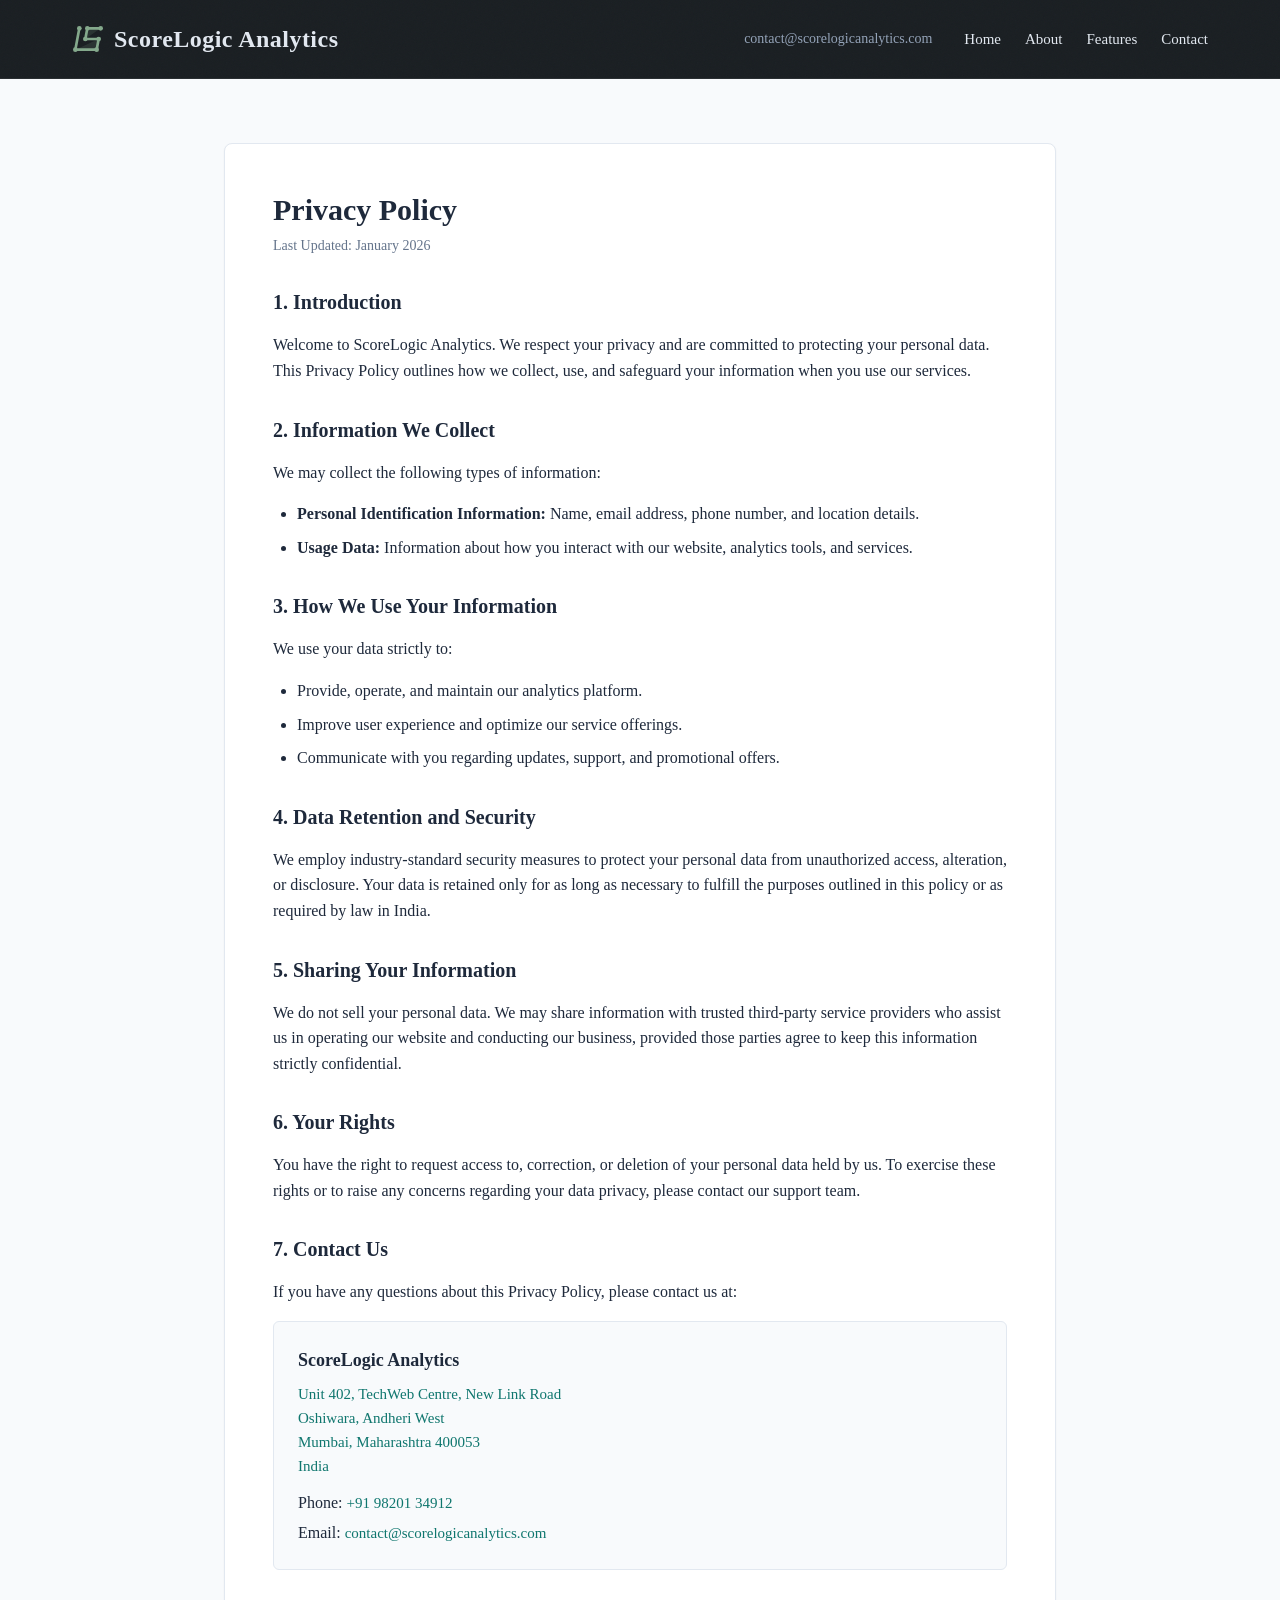
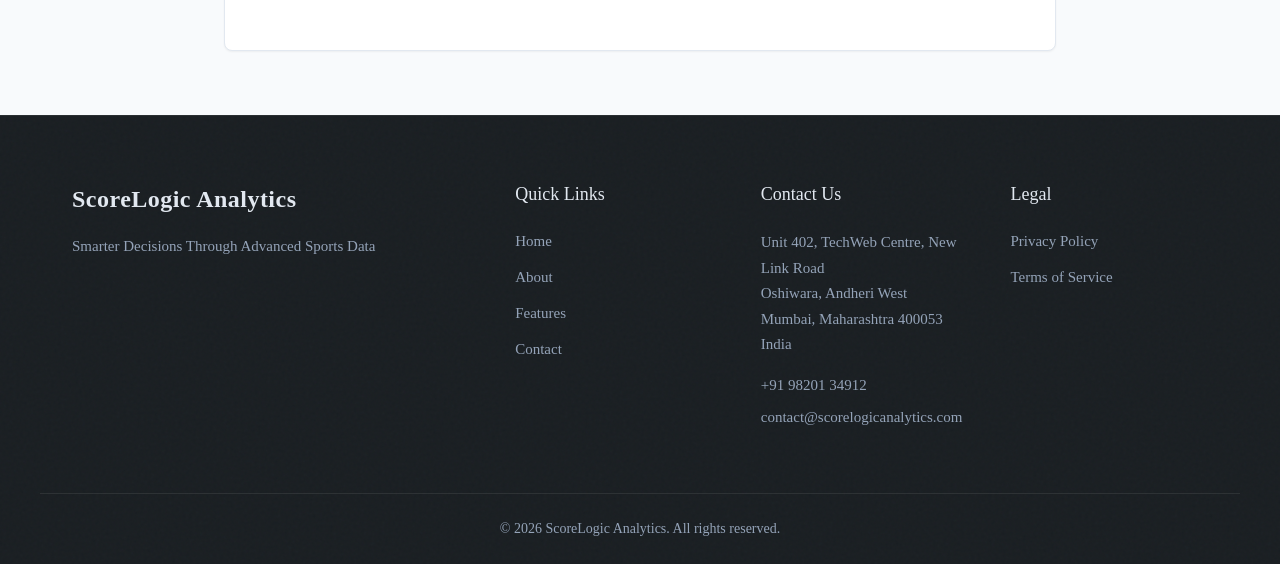
<file: privacy-policy.html>
<!DOCTYPE html><html data-page="privacy-policy.html" lang="en"><head>
<meta name="robots" content="noindex, follow"><meta charset="UTF-8"><meta name="viewport" content="width=device-width, initial-scale=1.0"><title>Privacy Policy - ScoreLogic Analytics</title>    <link rel="stylesheet" href="assets/css/tailwind.css">
  <link rel="stylesheet" href="assets/css/chrome.css">
  <link rel="icon" href="assets/brand/favicon.svg" type="image/svg+xml">
</head><body class="bg-slate-50 text-slate-800 font-serif bg-noise-lite tone-minimal"><header class="site-header bordered-bottom noise-bg">
    <div class="header-container">
        <a href="index.html" class="brand">
            <svg xmlns="http://www.w3.org/2000/svg" viewBox="0 0 24 24"><polygon points="11.5,4 21.5,4 10,12" fill="currentColor" opacity="0.15"/><polygon points="2.5,20 18.5,20 20,12" fill="currentColor" opacity="0.15"/><polyline points="5.5,4 2.5,20 18.5,20 20,12 10,12 11.5,4 21.5,4" fill="none" stroke="currentColor" stroke-width="2" stroke-linejoin="round" stroke-linecap="round"/><g fill="currentColor"><circle cx="5.5" cy="4" r="1.75"/><circle cx="2.5" cy="20" r="1.75"/><circle cx="18.5" cy="20" r="1.75"/><circle cx="20" cy="12" r="1.75"/><circle cx="10" cy="12" r="1.75"/><circle cx="11.5" cy="4" r="1.75"/><circle cx="21.5" cy="4" r="1.75"/></g></svg>
            <span class="brand-name">ScoreLogic Analytics</span>
        </a>
        <div class="header-right">
            <a href="mailto:contact@scorelogicanalytics.com" class="header-email">contact@scorelogicanalytics.com</a>
            <nav class="desktop-nav">
                <a href="index.html">Home</a>
                <a href="about.html">About</a>
                <a href="features.html">Features</a>
                <a href="contact.html">Contact</a>
            </nav>
            <button id="mobile-menu-toggle" class="menu-toggle" aria-label="Open menu">
                <svg viewBox="0 0 24 24" stroke="currentColor" fill="none" stroke-width="2" stroke-linecap="round" stroke-linejoin="round"><path d="M4 6h16M4 12h16M4 18h16"></path></svg>
            </button>
        </div>
    </div>
    <div id="mobile-menu" class="mobile-menu-right">
        <div class="mobile-menu-header">
            <span class="brand-name">Menu</span>
            <button id="mobile-menu-close" class="menu-toggle" aria-label="Close menu">
                <svg viewBox="0 0 24 24" stroke="currentColor" fill="none" stroke-width="2" stroke-linecap="round" stroke-linejoin="round"><path d="M18 6L6 18M6 6l12 12"></path></svg>
            </button>
        </div>
        <nav class="mobile-nav">
            <a href="index.html">Home</a>
            <a href="about.html">About</a>
            <a href="features.html">Features</a>
            <a href="contact.html">Contact</a>
        </nav>
        <div class="mobile-contact">
            <a href="mailto:contact@scorelogicanalytics.com">contact@scorelogicanalytics.com</a>
        </div>
    </div>
    <div id="mobile-overlay" class="mobile-overlay"></div>
</header><main class="max-w-4xl mx-auto py-16 px-6 sm:px-8 spacing-neutral-default"><article class="bg-white border border-slate-200 rounded-lg p-8 sm:p-12 shadow-sm components-bordered radius-soft"><h1 class="text-3xl font-bold mb-2">Privacy Policy</h1><p class="text-sm text-slate-500 mb-8">Last Updated: January 2026</p><section class="mb-8"><h2 class="text-xl font-semibold mb-4">1. Introduction</h2><p class="mb-4">Welcome to ScoreLogic Analytics. We respect your privacy and are committed to protecting your personal data. This Privacy Policy outlines how we collect, use, and safeguard your information when you use our services.</p></section><section class="mb-8"><h2 class="text-xl font-semibold mb-4">2. Information We Collect</h2><p class="mb-4">We may collect the following types of information:</p><ul class="list-disc pl-6 mb-4 space-y-2"><li><strong>Personal Identification Information:</strong> Name, email address, phone number, and location details.</li><li><strong>Usage Data:</strong> Information about how you interact with our website, analytics tools, and services.</li></ul></section><section class="mb-8"><h2 class="text-xl font-semibold mb-4">3. How We Use Your Information</h2><p class="mb-4">We use your data strictly to:</p><ul class="list-disc pl-6 mb-4 space-y-2"><li>Provide, operate, and maintain our analytics platform.</li><li>Improve user experience and optimize our service offerings.</li><li>Communicate with you regarding updates, support, and promotional offers.</li></ul></section><section class="mb-8"><h2 class="text-xl font-semibold mb-4">4. Data Retention and Security</h2><p class="mb-4">We employ industry-standard security measures to protect your personal data from unauthorized access, alteration, or disclosure. Your data is retained only for as long as necessary to fulfill the purposes outlined in this policy or as required by law in India.</p></section><section class="mb-8"><h2 class="text-xl font-semibold mb-4">5. Sharing Your Information</h2><p class="mb-4">We do not sell your personal data. We may share information with trusted third-party service providers who assist us in operating our website and conducting our business, provided those parties agree to keep this information strictly confidential.</p></section><section class="mb-8"><h2 class="text-xl font-semibold mb-4">6. Your Rights</h2><p class="mb-4">You have the right to request access to, correction, or deletion of your personal data held by us. To exercise these rights or to raise any concerns regarding your data privacy, please contact our support team.</p></section><section class="mb-8"><h2 class="text-xl font-semibold mb-4">7. Contact Us</h2><p class="mb-4">If you have any questions about this Privacy Policy, please contact us at:</p><address class="not-italic p-6 bg-slate-50 border border-slate-200 rounded-md accent-links"><strong class="block mb-2 text-lg">ScoreLogic Analytics</strong><a href="https://www.google.com/maps/search/?api=1&query=Mumbai%2C%20Maharashtra%2C%20400053%2C%20India" target="_blank" rel="noopener noreferrer" class="text-teal-700 hover:text-teal-900 hover:underline block mb-3">Unit 402, TechWeb Centre, New Link Road<br>Oshiwara, Andheri West<br>Mumbai, Maharashtra 400053<br>India</a><span class="block mb-1">Phone: <a href="tel:+919820134912" class="text-teal-700 hover:text-teal-900 hover:underline">+91 98201 34912</a></span><span class="block">Email: <a href="mailto:contact@scorelogicanalytics.com" class="text-teal-700 hover:text-teal-900 hover:underline">contact@scorelogicanalytics.com</a></span></address></section></article></main><footer class="site-footer bordered-top noise-bg">
    <div class="footer-container">
        <div class="footer-col brand-col">
            <div class="brand">
                <span class="brand-name">ScoreLogic Analytics</span>
            </div>
            <p class="tagline">Smarter Decisions Through Advanced Sports Data</p>
        </div>
        <div class="footer-col links-col">
            <h4>Quick Links</h4>
            <nav class="footer-nav">
                <a href="index.html">Home</a>
                <a href="about.html">About</a>
                <a href="features.html">Features</a>
                <a href="contact.html">Contact</a>
            </nav>
        </div>
        <div class="footer-col contact-col">
            <h4>Contact Us</h4>
            <address>
                <a href="https://www.google.com/maps/search/?api=1&query=Mumbai%2C%20Maharashtra%2C%20400053%2C%20India" target="_blank" rel="noopener">
                    Unit 402, TechWeb Centre, New Link Road<br>
                    Oshiwara, Andheri West<br>
                    Mumbai, Maharashtra 400053<br>
                    India
                </a>
            </address>
            <div class="contact-links">
                <a href="tel:+919820134912">+91 98201 34912</a>
                <a href="mailto:contact@scorelogicanalytics.com">contact@scorelogicanalytics.com</a>
            </div>
        </div>
        <div class="footer-col legal-col">
            <h4>Legal</h4>
            <nav class="footer-nav">
                <a href="privacy-policy.html">Privacy Policy</a>
                <a href="terms-conditions.html">Terms of Service</a>
            </nav>
        </div>
    </div>
    <div class="footer-bottom">
        <p>&copy; <span id="current-year"></span> ScoreLogic Analytics. All rights reserved.</p>
    </div>
</footer>  <script defer src="assets/js/site.js"></script>
  <script defer src="assets/js/chrome.js"></script>
</body></html>
</file>
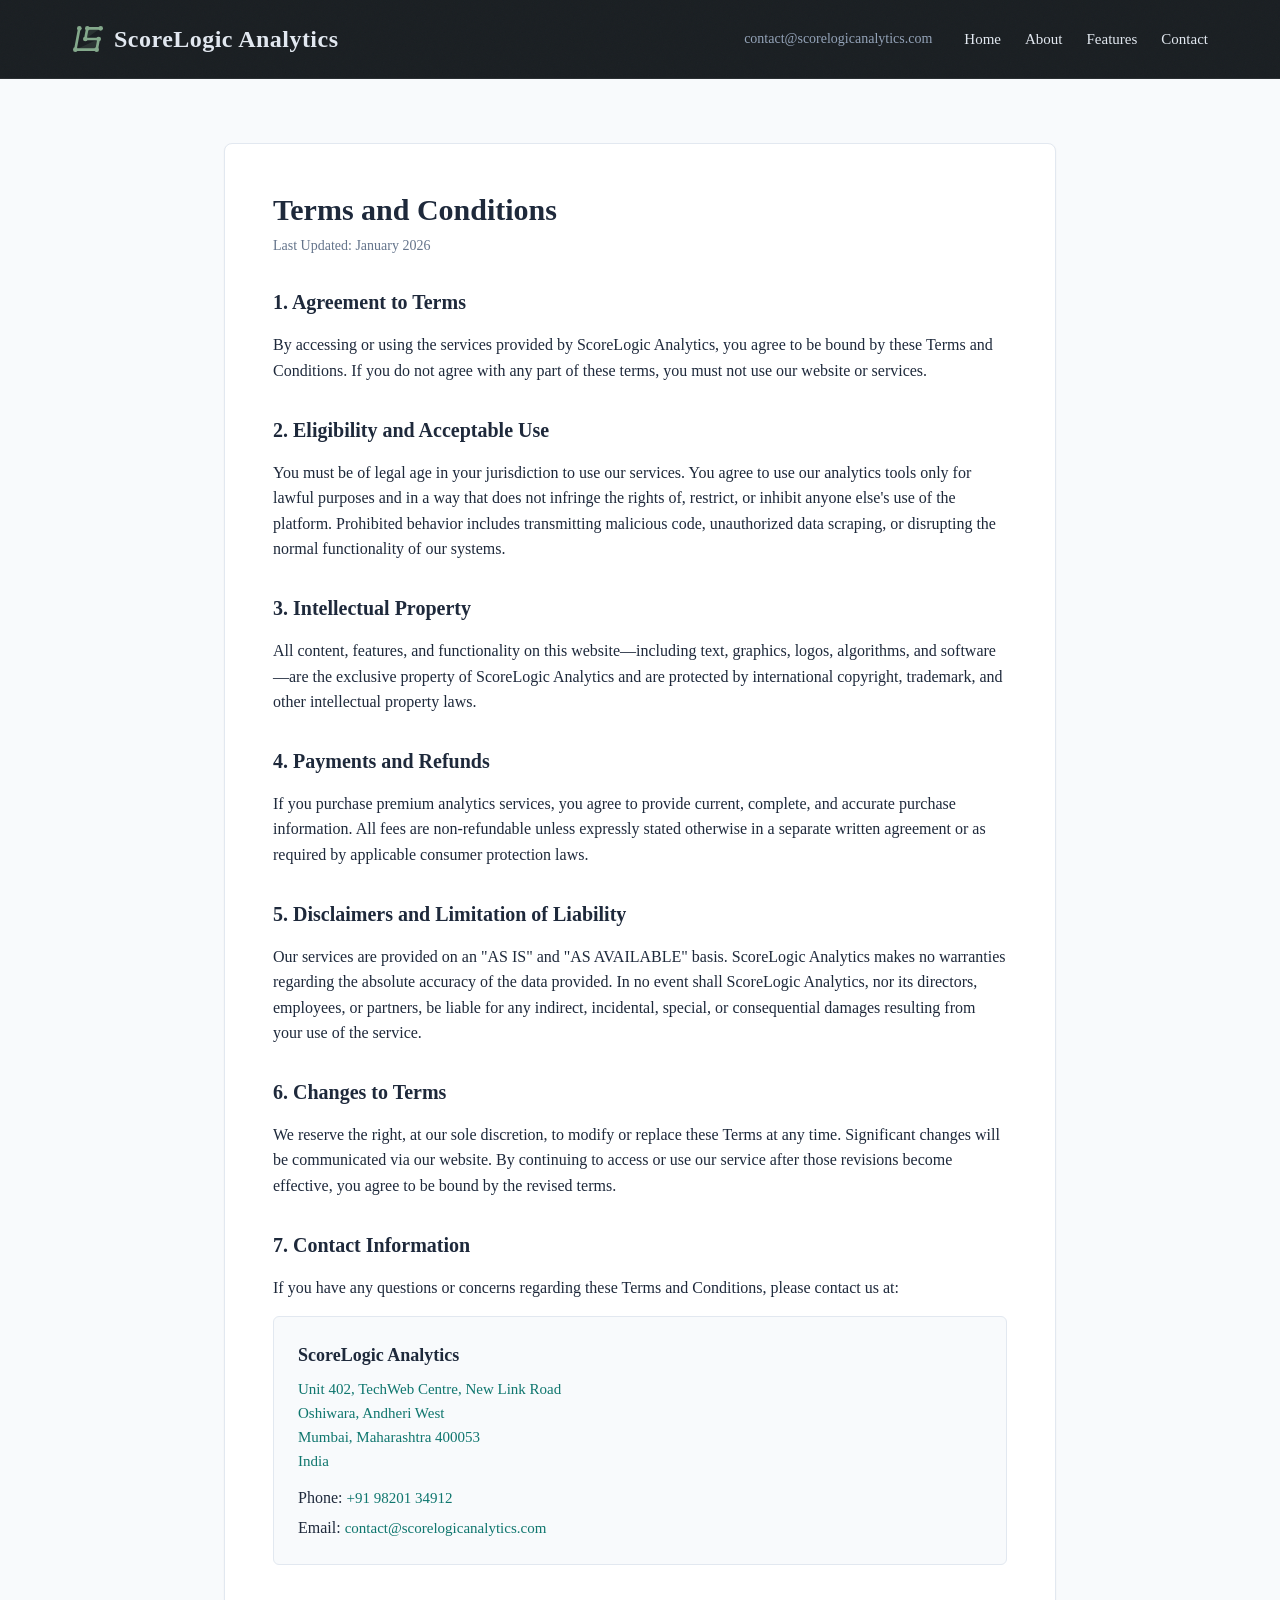
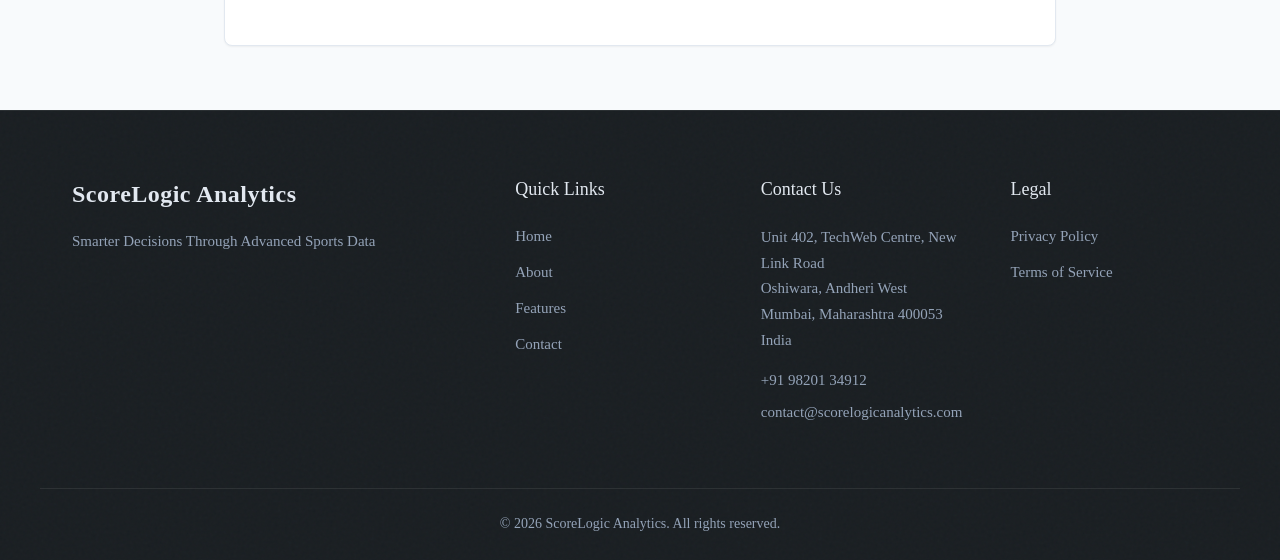
<file: terms-conditions.html>
<!DOCTYPE html><html data-page="terms-conditions.html" lang="en"><head>
<meta name="robots" content="noindex, follow"><meta charset="UTF-8"><meta name="viewport" content="width=device-width, initial-scale=1.0"><title>Terms and Conditions - ScoreLogic Analytics</title>    <link rel="stylesheet" href="assets/css/tailwind.css">
  <link rel="stylesheet" href="assets/css/chrome.css">
  <link rel="icon" href="assets/brand/favicon.svg" type="image/svg+xml">
</head><body class="bg-slate-50 text-slate-800 font-serif bg-noise-lite tone-minimal"><header class="site-header bordered-bottom noise-bg">
    <div class="header-container">
        <a href="index.html" class="brand">
            <svg xmlns="http://www.w3.org/2000/svg" viewBox="0 0 24 24"><polygon points="11.5,4 21.5,4 10,12" fill="currentColor" opacity="0.15"/><polygon points="2.5,20 18.5,20 20,12" fill="currentColor" opacity="0.15"/><polyline points="5.5,4 2.5,20 18.5,20 20,12 10,12 11.5,4 21.5,4" fill="none" stroke="currentColor" stroke-width="2" stroke-linejoin="round" stroke-linecap="round"/><g fill="currentColor"><circle cx="5.5" cy="4" r="1.75"/><circle cx="2.5" cy="20" r="1.75"/><circle cx="18.5" cy="20" r="1.75"/><circle cx="20" cy="12" r="1.75"/><circle cx="10" cy="12" r="1.75"/><circle cx="11.5" cy="4" r="1.75"/><circle cx="21.5" cy="4" r="1.75"/></g></svg>
            <span class="brand-name">ScoreLogic Analytics</span>
        </a>
        <div class="header-right">
            <a href="mailto:contact@scorelogicanalytics.com" class="header-email">contact@scorelogicanalytics.com</a>
            <nav class="desktop-nav">
                <a href="index.html">Home</a>
                <a href="about.html">About</a>
                <a href="features.html">Features</a>
                <a href="contact.html">Contact</a>
            </nav>
            <button id="mobile-menu-toggle" class="menu-toggle" aria-label="Open menu">
                <svg viewBox="0 0 24 24" stroke="currentColor" fill="none" stroke-width="2" stroke-linecap="round" stroke-linejoin="round"><path d="M4 6h16M4 12h16M4 18h16"></path></svg>
            </button>
        </div>
    </div>
    <div id="mobile-menu" class="mobile-menu-right">
        <div class="mobile-menu-header">
            <span class="brand-name">Menu</span>
            <button id="mobile-menu-close" class="menu-toggle" aria-label="Close menu">
                <svg viewBox="0 0 24 24" stroke="currentColor" fill="none" stroke-width="2" stroke-linecap="round" stroke-linejoin="round"><path d="M18 6L6 18M6 6l12 12"></path></svg>
            </button>
        </div>
        <nav class="mobile-nav">
            <a href="index.html">Home</a>
            <a href="about.html">About</a>
            <a href="features.html">Features</a>
            <a href="contact.html">Contact</a>
        </nav>
        <div class="mobile-contact">
            <a href="mailto:contact@scorelogicanalytics.com">contact@scorelogicanalytics.com</a>
        </div>
    </div>
    <div id="mobile-overlay" class="mobile-overlay"></div>
</header><main class="max-w-4xl mx-auto py-16 px-6 sm:px-8 spacing-neutral-default"><article class="bg-white border border-slate-200 rounded-lg p-8 sm:p-12 shadow-sm components-bordered radius-soft"><h1 class="text-3xl font-bold mb-2">Terms and Conditions</h1><p class="text-sm text-slate-500 mb-8">Last Updated: January 2026</p><section class="mb-8"><h2 class="text-xl font-semibold mb-4">1. Agreement to Terms</h2><p class="mb-4">By accessing or using the services provided by ScoreLogic Analytics, you agree to be bound by these Terms and Conditions. If you do not agree with any part of these terms, you must not use our website or services.</p></section><section class="mb-8"><h2 class="text-xl font-semibold mb-4">2. Eligibility and Acceptable Use</h2><p class="mb-4">You must be of legal age in your jurisdiction to use our services. You agree to use our analytics tools only for lawful purposes and in a way that does not infringe the rights of, restrict, or inhibit anyone else's use of the platform. Prohibited behavior includes transmitting malicious code, unauthorized data scraping, or disrupting the normal functionality of our systems.</p></section><section class="mb-8"><h2 class="text-xl font-semibold mb-4">3. Intellectual Property</h2><p class="mb-4">All content, features, and functionality on this website—including text, graphics, logos, algorithms, and software—are the exclusive property of ScoreLogic Analytics and are protected by international copyright, trademark, and other intellectual property laws.</p></section><section class="mb-8"><h2 class="text-xl font-semibold mb-4">4. Payments and Refunds</h2><p class="mb-4">If you purchase premium analytics services, you agree to provide current, complete, and accurate purchase information. All fees are non-refundable unless expressly stated otherwise in a separate written agreement or as required by applicable consumer protection laws.</p></section><section class="mb-8"><h2 class="text-xl font-semibold mb-4">5. Disclaimers and Limitation of Liability</h2><p class="mb-4">Our services are provided on an "AS IS" and "AS AVAILABLE" basis. ScoreLogic Analytics makes no warranties regarding the absolute accuracy of the data provided. In no event shall ScoreLogic Analytics, nor its directors, employees, or partners, be liable for any indirect, incidental, special, or consequential damages resulting from your use of the service.</p></section><section class="mb-8"><h2 class="text-xl font-semibold mb-4">6. Changes to Terms</h2><p class="mb-4">We reserve the right, at our sole discretion, to modify or replace these Terms at any time. Significant changes will be communicated via our website. By continuing to access or use our service after those revisions become effective, you agree to be bound by the revised terms.</p></section><section class="mb-8"><h2 class="text-xl font-semibold mb-4">7. Contact Information</h2><p class="mb-4">If you have any questions or concerns regarding these Terms and Conditions, please contact us at:</p><address class="not-italic p-6 bg-slate-50 border border-slate-200 rounded-md accent-links"><strong class="block mb-2 text-lg">ScoreLogic Analytics</strong><a href="https://www.google.com/maps/search/?api=1&query=Mumbai%2C%20Maharashtra%2C%20400053%2C%20India" target="_blank" rel="noopener noreferrer" class="text-teal-700 hover:text-teal-900 hover:underline block mb-3">Unit 402, TechWeb Centre, New Link Road<br>Oshiwara, Andheri West<br>Mumbai, Maharashtra 400053<br>India</a><span class="block mb-1">Phone: <a href="tel:+919820134912" class="text-teal-700 hover:text-teal-900 hover:underline">+91 98201 34912</a></span><span class="block">Email: <a href="mailto:contact@scorelogicanalytics.com" class="text-teal-700 hover:text-teal-900 hover:underline">contact@scorelogicanalytics.com</a></span></address></section></article></main><footer class="site-footer bordered-top noise-bg">
    <div class="footer-container">
        <div class="footer-col brand-col">
            <div class="brand">
                <span class="brand-name">ScoreLogic Analytics</span>
            </div>
            <p class="tagline">Smarter Decisions Through Advanced Sports Data</p>
        </div>
        <div class="footer-col links-col">
            <h4>Quick Links</h4>
            <nav class="footer-nav">
                <a href="index.html">Home</a>
                <a href="about.html">About</a>
                <a href="features.html">Features</a>
                <a href="contact.html">Contact</a>
            </nav>
        </div>
        <div class="footer-col contact-col">
            <h4>Contact Us</h4>
            <address>
                <a href="https://www.google.com/maps/search/?api=1&query=Mumbai%2C%20Maharashtra%2C%20400053%2C%20India" target="_blank" rel="noopener">
                    Unit 402, TechWeb Centre, New Link Road<br>
                    Oshiwara, Andheri West<br>
                    Mumbai, Maharashtra 400053<br>
                    India
                </a>
            </address>
            <div class="contact-links">
                <a href="tel:+919820134912">+91 98201 34912</a>
                <a href="mailto:contact@scorelogicanalytics.com">contact@scorelogicanalytics.com</a>
            </div>
        </div>
        <div class="footer-col legal-col">
            <h4>Legal</h4>
            <nav class="footer-nav">
                <a href="privacy-policy.html">Privacy Policy</a>
                <a href="terms-conditions.html">Terms of Service</a>
            </nav>
        </div>
    </div>
    <div class="footer-bottom">
        <p>&copy; <span id="current-year"></span> ScoreLogic Analytics. All rights reserved.</p>
    </div>
</footer>  <script defer src="assets/js/site.js"></script>
  <script defer src="assets/js/chrome.js"></script>
</body></html>
</file>
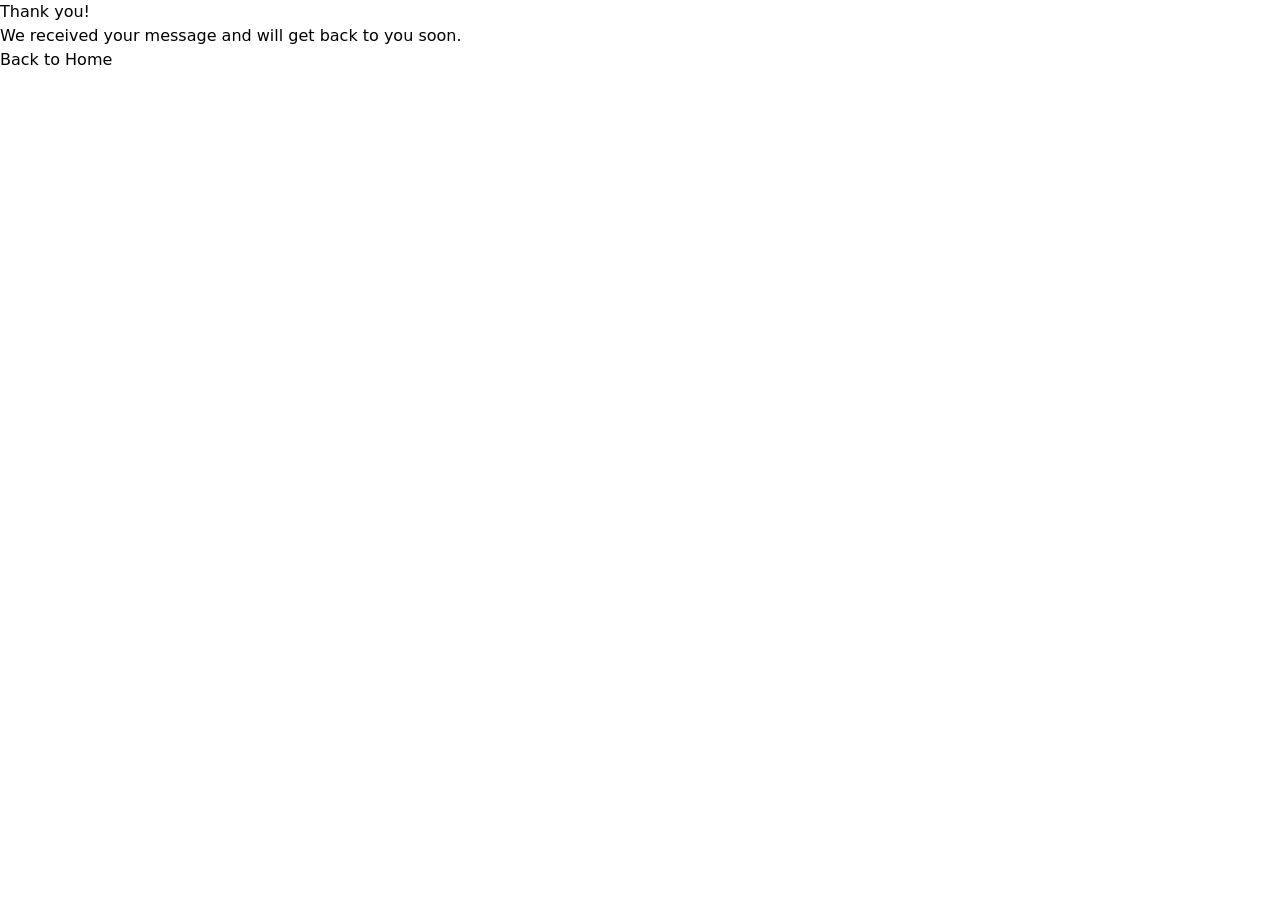
<file: thanks.html>
<!doctype html>
<html data-page="thanks.html" lang="en">
<head>
<meta name="robots" content="noindex, follow">
  <meta charset="utf-8">
  <meta name="viewport" content="width=device-width, initial-scale=1">
  <title>Thanks</title>
  
    <link rel="stylesheet" href="assets/css/tailwind.css">
  <link rel="icon" href="assets/brand/favicon.svg" type="image/svg+xml">
</head>
<body>
  <main class="wrap">
    <section class="card" aria-label="Thank you">
      <h1>Thank you!</h1>
      <p>We received your message and will get back to you soon.</p>
      <p><a class="btn" href="index.html">Back to Home</a></p>
    </section>
  </main>
  <script defer src="assets/js/site.js"></script>
</body>
</html>
</file>
<file: assets/css/chrome.css>
:root {
	--bg-base: #101416;
	--bg-surface: #181d21;
	--text-main: #e2e8f0;
	--text-muted: #94a3b8;
	--accent-sage: #84a98c;
	--accent-glow: rgba(132, 169, 140, 0.4);
	--border-color: rgba(255, 255, 255, 0.08);
	--radius-soft: 0.5rem;
	--font-body: system-ui, -apple-system, sans-serif;
	--font-serif: 'ui-serif', Georgia, Cambria, 'Times New Roman', Times, serif;
}
* {
	box-sizing: border-box;
	margin: 0;
	padding: 0;
}
body {
	background-color: var(--bg-base);
	color: var(--text-main);
	font-family: var(--font-body);
	line-height: 1.6;
	overflow-x: hidden;
}
.noise-bg {
	position: relative;
}
.noise-bg::before {
	content: '';
	position: absolute;
	inset: 0;
	background-image: url("data:image/svg+xml,%3Csvg viewBox='0 0 200 200' xmlns='http://www.w3.org/2000/svg'%3E%3Cfilter id='noiseFilter'%3E%3CfeTurbulence type='fractalNoise' baseFrequency='0.65' numOctaves='3' stitchTiles='stitch'/%3E%3C/filter%3E%3Crect width='100%25' height='100%25' filter='url(%23noiseFilter)' opacity='0.03'/%3E%3C/svg%3E");
	pointer-events: none;
	z-index: 0;
}
.bordered-bottom {
	border-bottom: 1px solid var(--border-color);
}
.bordered-top {
	border-top: 1px solid var(--border-color);
}
.site-header,
.site-footer {
	position: relative;
	background-color: var(--bg-surface);
	z-index: 10;
}
.header-container {
	max-width: 1200px;
	margin: 0 auto;
	padding: 1.25rem 2rem;
	display: flex;
	justify-content: space-between;
	align-items: center;
	position: relative;
	z-index: 2;
}
.brand {
	display: flex;
	align-items: center;
	gap: 0.75rem;
	text-decoration: none;
	color: var(--text-main);
}
.brand svg {
	width: 32px;
	height: 32px;
	color: var(--accent-sage);
}
.brand-name {
	font-family: var(--font-serif);
	font-size: 1.5rem;
	font-weight: 600;
	letter-spacing: 0.02em;
}
.header-right {
	display: flex;
	align-items: center;
	gap: 2rem;
}
.header-email {
	font-size: 0.875rem;
	color: var(--text-muted);
	text-decoration: none;
	transition:
		color 0.3s ease,
		text-shadow 0.3s ease;
	display: none;
}
@media (min-width: 1024px) {
	.header-email {
		display: block;
	}
}
.header-email:hover {
	color: var(--accent-sage);
	text-shadow: 0 0 8px var(--accent-glow);
}
.desktop-nav {
	display: none;
	gap: 1.5rem;
}
@media (min-width: 768px) {
	.desktop-nav {
		display: flex;
	}
}
.desktop-nav a {
	text-decoration: none;
	color: var(--text-main);
	font-size: 0.9375rem;
	font-weight: 500;
	transition: color 0.3s ease;
	position: relative;
}
.desktop-nav a::after {
	content: '';
	position: absolute;
	bottom: -4px;
	left: 0;
	width: 0%;
	height: 2px;
	background-color: var(--accent-sage);
	transition: width 0.3s ease;
	box-shadow: 0 0 8px var(--accent-glow);
}
.desktop-nav a:hover {
	color: var(--accent-sage);
}
.desktop-nav a:hover::after {
	width: 100%;
}
.menu-toggle {
	display: block;
	background: none;
	border: none;
	color: var(--text-main);
	cursor: pointer;
	width: 28px;
	height: 28px;
	transition: color 0.3s ease;
}
@media (min-width: 768px) {
	.menu-toggle {
		display: none;
	}
}
.menu-toggle:hover {
	color: var(--accent-sage);
}
.mobile-menu-right {
	position: fixed;
	top: 0;
	right: -100%;
	width: min(360px, 92vw);
	max-width: 92%;
	height: 100vh;
	background: rgba(16, 20, 22, 0.98);
	border-left: 1px solid rgba(255, 255, 255, 0.1);
	z-index: 60;
	display: flex;
	flex-direction: column;
	padding: 1.5rem;
	transition: right 0.4s cubic-bezier(0.4, 0, 0.2, 1);
	box-shadow: -18px 0 48px rgba(0, 0, 0, 0.72);
	backdrop-filter: blur(16px);
	-webkit-backdrop-filter: blur(16px);
}
.mobile-menu-right.is-open {
	right: 0;
}
.mobile-menu-header {
	display: flex;
	justify-content: space-between;
	align-items: center;
	margin-bottom: 2rem;
	padding-bottom: 1rem;
	border-bottom: 1px solid var(--border-color);
}
.mobile-nav {
	display: flex;
	flex-direction: column;
	gap: 1.25rem;
}
.mobile-nav a {
	text-decoration: none;
	color: var(--text-main);
	font-size: 1.125rem;
	font-weight: 500;
	transition: color 0.3s ease;
}
.mobile-nav a:hover {
	color: var(--accent-sage);
}
.mobile-contact {
	margin-top: auto;
	padding-top: 1.5rem;
	border-top: 1px solid var(--border-color);
}
.mobile-contact a {
	color: var(--text-muted);
	text-decoration: none;
	font-size: 0.875rem;
	transition: color 0.3s ease;
}
.mobile-contact a:hover {
	color: var(--accent-sage);
}
.mobile-overlay {
	position: fixed;
	inset: 0;
	background-color: rgba(2, 6, 23, 0.82);
	backdrop-filter: blur(4px);
	-webkit-backdrop-filter: blur(4px);
	z-index: 50;
	opacity: 0;
	visibility: hidden;
	transition: all 0.4s ease;
}
.mobile-overlay.is-open {
	opacity: 1;
	visibility: visible;
}
.footer-container {
	max-width: 1200px;
	margin: 0 auto;
	padding: 4rem 2rem;
	display: grid;
	grid-template-columns: 1fr;
	gap: 3rem;
	position: relative;
	z-index: 2;
}
@media (min-width: 768px) {
	.footer-container {
		grid-template-columns: repeat(2, 1fr);
	}
}
@media (min-width: 1024px) {
	.footer-container {
		grid-template-columns: 2fr 1fr 1fr 1fr;
	}
}
.footer-col h4 {
	font-family: var(--font-serif);
	font-size: 1.125rem;
	margin-bottom: 1.25rem;
	color: var(--text-main);
	font-weight: 500;
}
.tagline {
	margin-top: 1rem;
	color: var(--text-muted);
	font-size: 0.9375rem;
	line-height: 1.5;
}
.footer-nav {
	display: flex;
	flex-direction: column;
	gap: 0.75rem;
}
.footer-nav a,
.contact-links a {
	text-decoration: none;
	color: var(--text-muted);
	font-size: 0.9375rem;
	transition: all 0.3s ease;
}
.footer-nav a:hover,
.contact-links a:hover {
	color: var(--accent-sage);
	text-shadow: 0 0 5px var(--accent-glow);
}
address {
	font-style: normal;
	margin-bottom: 1rem;
}
address a {
	color: var(--text-muted);
	text-decoration: none;
	font-size: 0.9375rem;
	line-height: 1.6;
	transition: color 0.3s ease;
}
address a:hover {
	color: var(--accent-sage);
	text-shadow: 0 0 5px var(--accent-glow);
}
.contact-links {
	display: flex;
	flex-direction: column;
	gap: 0.5rem;
}
.footer-bottom {
	max-width: 1200px;
	margin: 0 auto;
	padding: 1.5rem 2rem;
	border-top: 1px solid var(--border-color);
	text-align: center;
	color: var(--text-muted);
	font-size: 0.875rem;
	position: relative;
	z-index: 2;
}
.btn-primary {
	display: inline-flex;
	align-items: center;
	justify-content: center;
	padding: 0.75rem 1.5rem;
	background-color: var(--accent-sage);
	color: #000;
	font-weight: 600;
	border-radius: var(--radius-soft);
	text-decoration: none;
	transition: all 0.3s ease;
	box-shadow: 0 0 15px var(--accent-glow);
}
.btn-primary:hover {
	background-color: #95bfa0;
	box-shadow: 0 0 25px var(--accent-glow);
}
.btn-secondary {
	display: inline-flex;
	align-items: center;
	justify-content: center;
	padding: 0.75rem 1.5rem;
	background-color: transparent;
	color: var(--accent-sage);
	font-weight: 600;
	border: 1px solid var(--accent-sage);
	border-radius: var(--radius-soft);
	text-decoration: none;
	transition: all 0.3s ease;
}
.btn-secondary:hover {
	background-color: rgba(132, 169, 140, 0.1);
	box-shadow: 0 0 15px var(--accent-glow);
}
/* footer extras */
.footer__extras {
	margin-top: 16px;
}
.footer__extrasInner {
	display: flex;
	flex-wrap: wrap;
	gap: 12px;
	align-items: flex-start;
	justify-content: space-between;
}
.footer__social {
	display: flex;
	gap: 10px;
	align-items: center;
}
.footer-social {
	display: inline-flex;
	gap: 8px;
	align-items: center;
	text-decoration: none;
}
.footer-social__icon {
	display: block;
}
.footer__poemWrap {
	max-width: 520px;
}
.footer-poem {
	opacity: 0.9;
	font-size: 0.95em;
	line-height: 1.35;
}
/* --- injected by logo step --- */
.brand {
	display: inline-flex;
	align-items: center;
	gap: 10px;
}
.brand-logo {
	width: 28px;
	height: 28px;
	display: inline-block;
	flex: 0 0 auto;
}
.brand-logo * {
	vector-effect: non-scaling-stroke;
}
/* --- /injected by logo step --- */

/* dashboard preview sizing */
.dashboard-preview-shell {
	max-width: 1120px;
	margin: 0 auto;
}
.dashboard-preview-image {
	width: 100%;
	max-height: 560px;
	object-fit: cover;
	object-position: center;
}
@media (max-width: 767px) {
	.dashboard-preview-image {
		max-height: 340px;
	}
}

/* contact form */
.contact-form {
	display: flex;
	flex-direction: column;
	gap: 1.25rem;
}
.contact-form-grid {
	display: grid;
	grid-template-columns: repeat(2, minmax(0, 1fr));
	gap: 1rem;
}
.contact-field {
	display: flex;
	flex-direction: column;
	gap: 0.5rem;
}
.contact-field--full {
	grid-column: 1 / -1;
}
.contact-field label {
	font-size: 0.95rem;
	font-weight: 600;
	color: #f8fafc;
}
.contact-field input,
.contact-field textarea {
	width: 100%;
	border: 1px solid rgba(148, 163, 184, 0.28);
	background: rgba(15, 23, 42, 0.78);
	color: #e2e8f0;
	border-radius: 0.75rem;
	padding: 0.95rem 1rem;
	outline: none;
	transition:
		border-color 0.2s ease,
		box-shadow 0.2s ease,
		background-color 0.2s ease;
}
.contact-field input::placeholder,
.contact-field textarea::placeholder {
	color: #94a3b8;
}
.contact-field input:focus,
.contact-field textarea:focus {
	border-color: #34d399;
	box-shadow: 0 0 0 4px rgba(52, 211, 153, 0.14);
	background: rgba(15, 23, 42, 0.95);
}
.contact-field textarea {
	resize: vertical;
	min-height: 170px;
}
.contact-form-actions {
	display: flex;
	flex-direction: column;
	align-items: flex-start;
	gap: 0.9rem;
}
.contact-form-submit {
	border: none;
	cursor: pointer;
	min-width: 180px;
}
.contact-form-note {
	font-size: 0.875rem;
	color: #94a3b8;
	line-height: 1.5;
}
.contact-form-note a {
	color: #84a98c;
	text-decoration: none;
}
.contact-form-note a:hover {
	text-decoration: underline;
}
@media (max-width: 767px) {
	.contact-form-grid {
		grid-template-columns: 1fr;
	}
}
</file>
